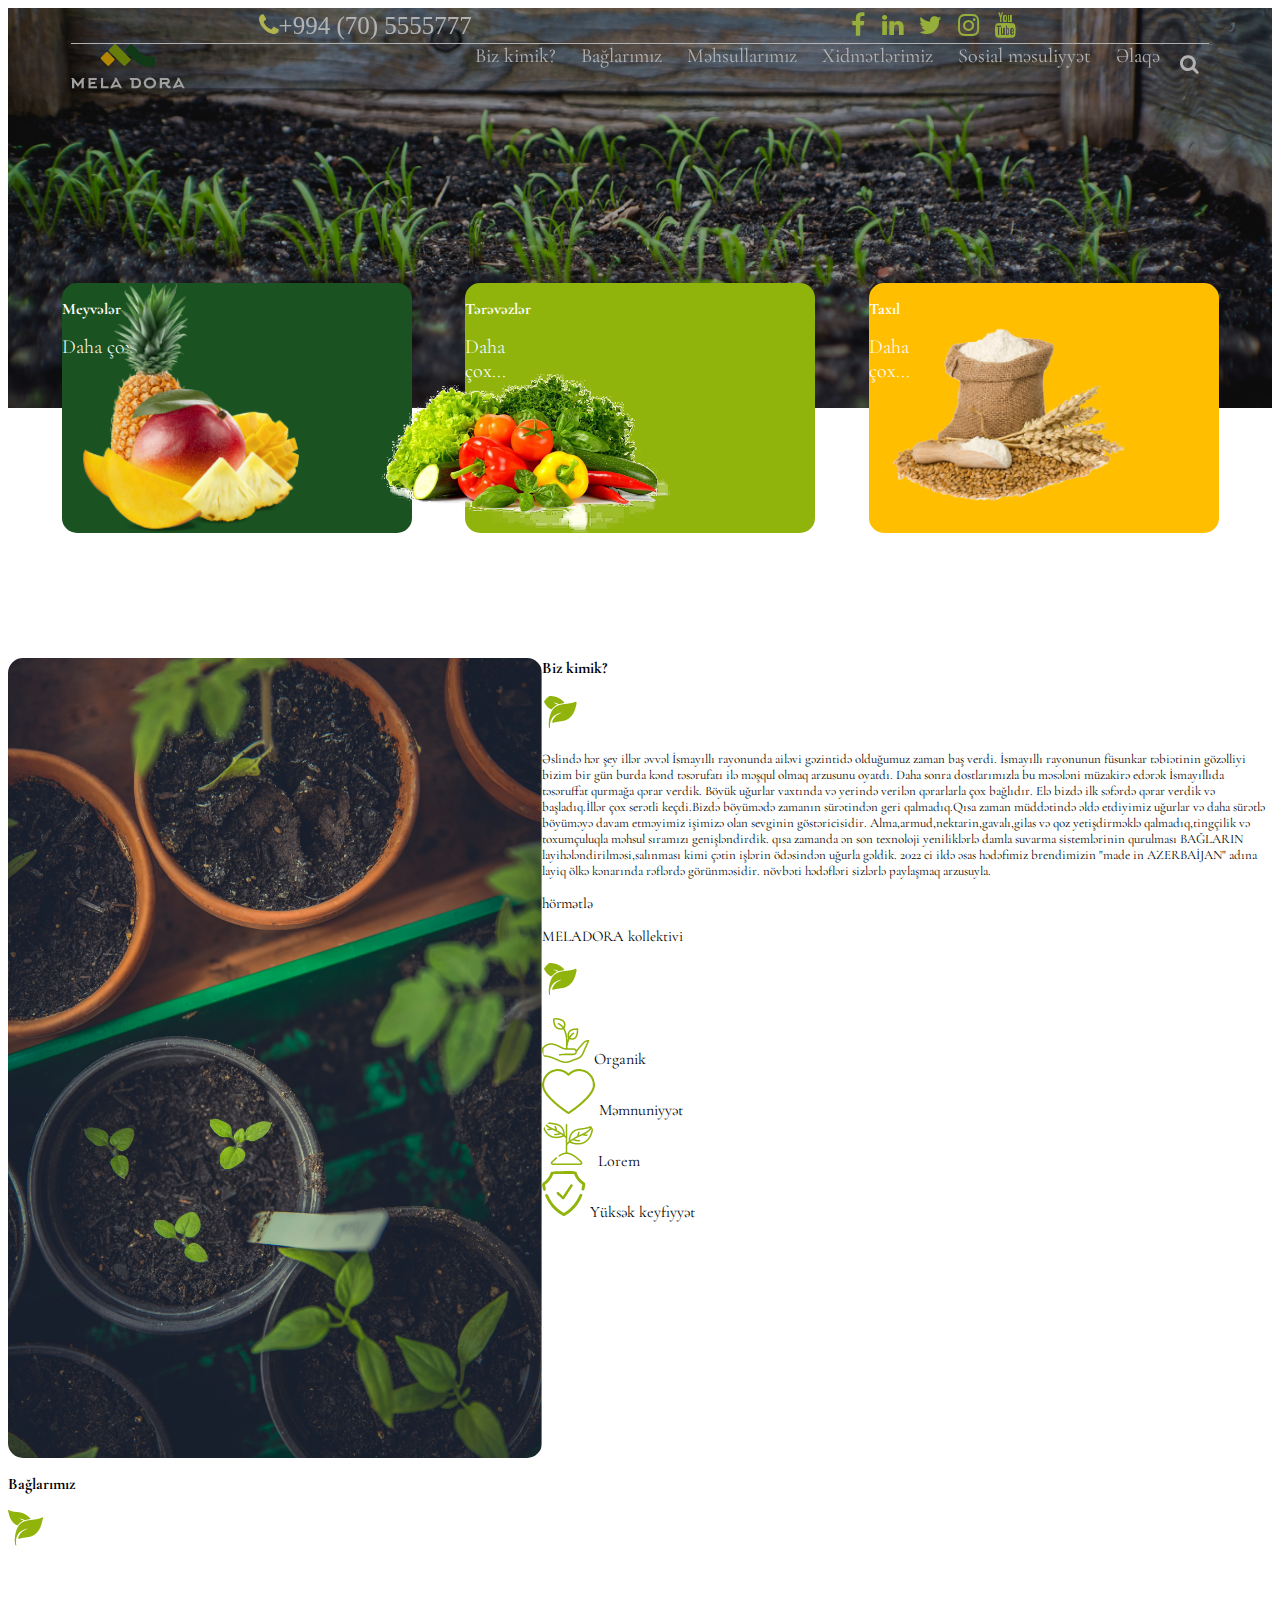
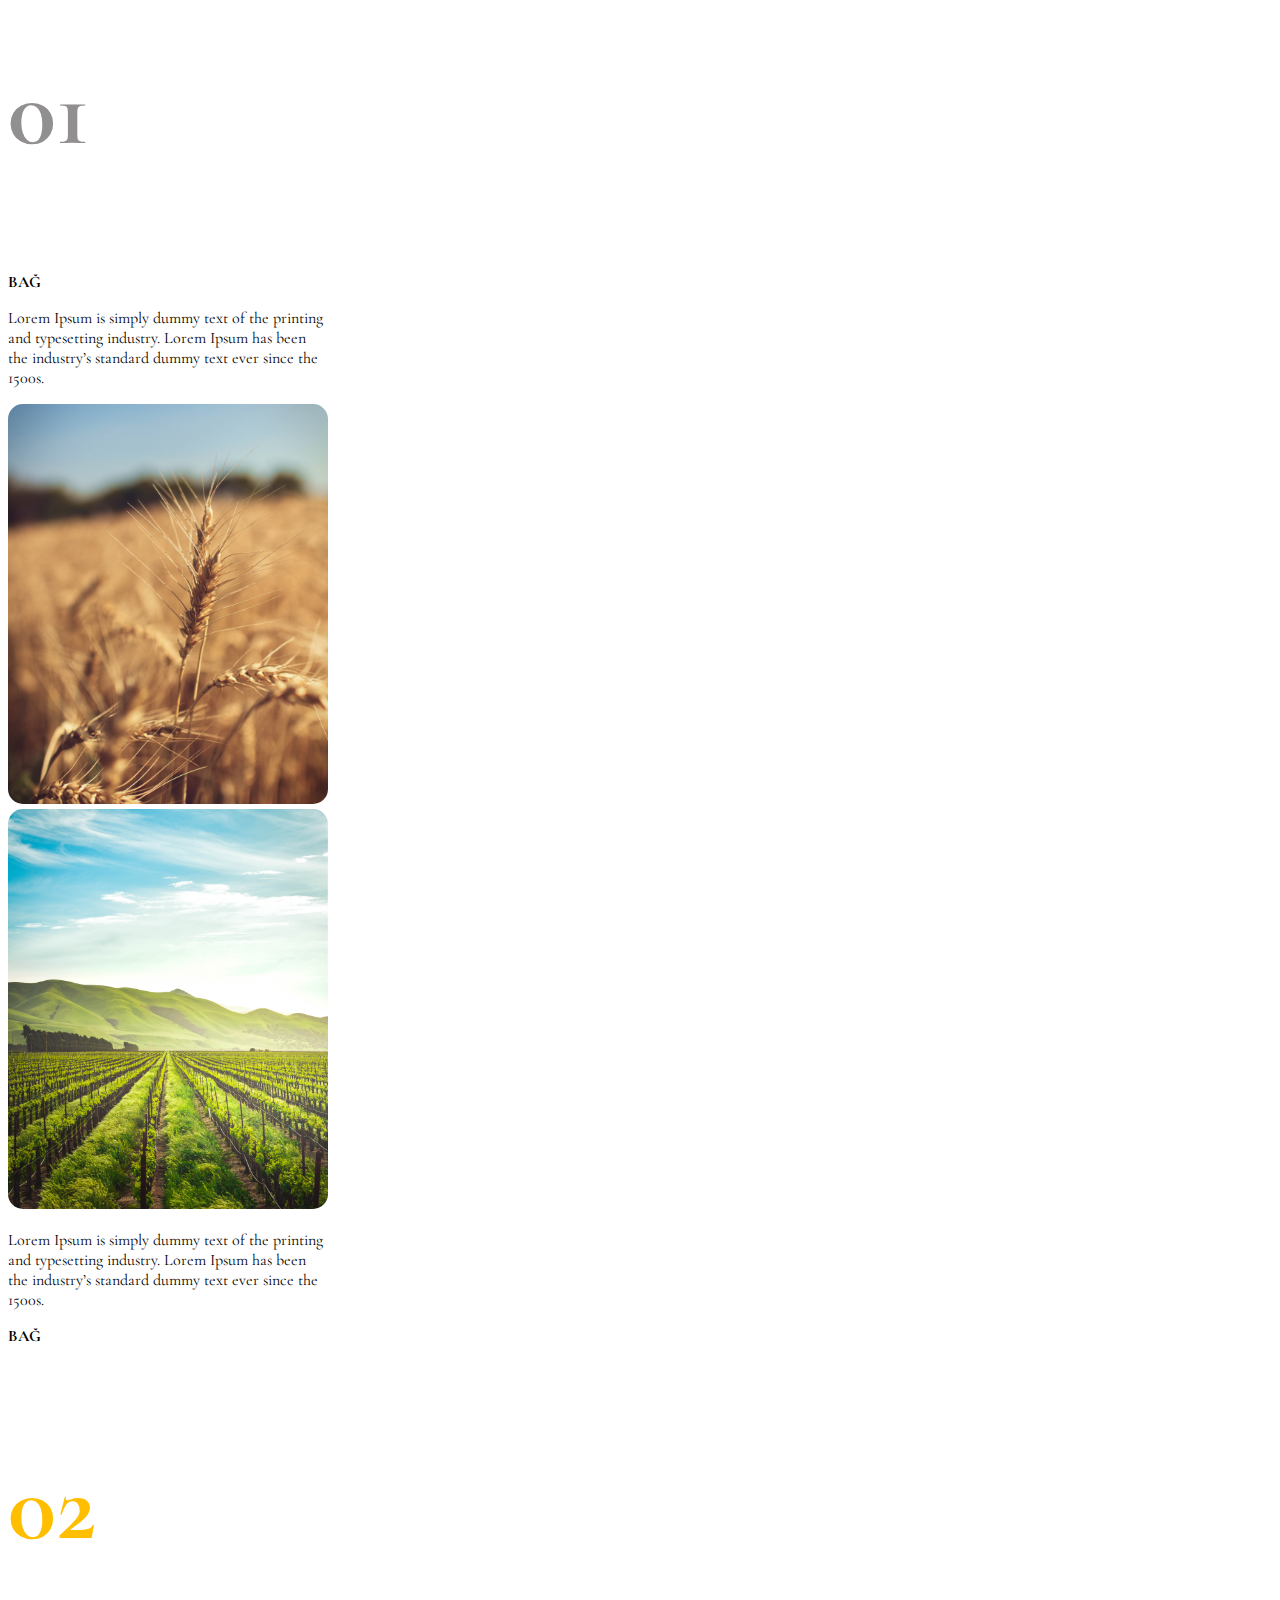
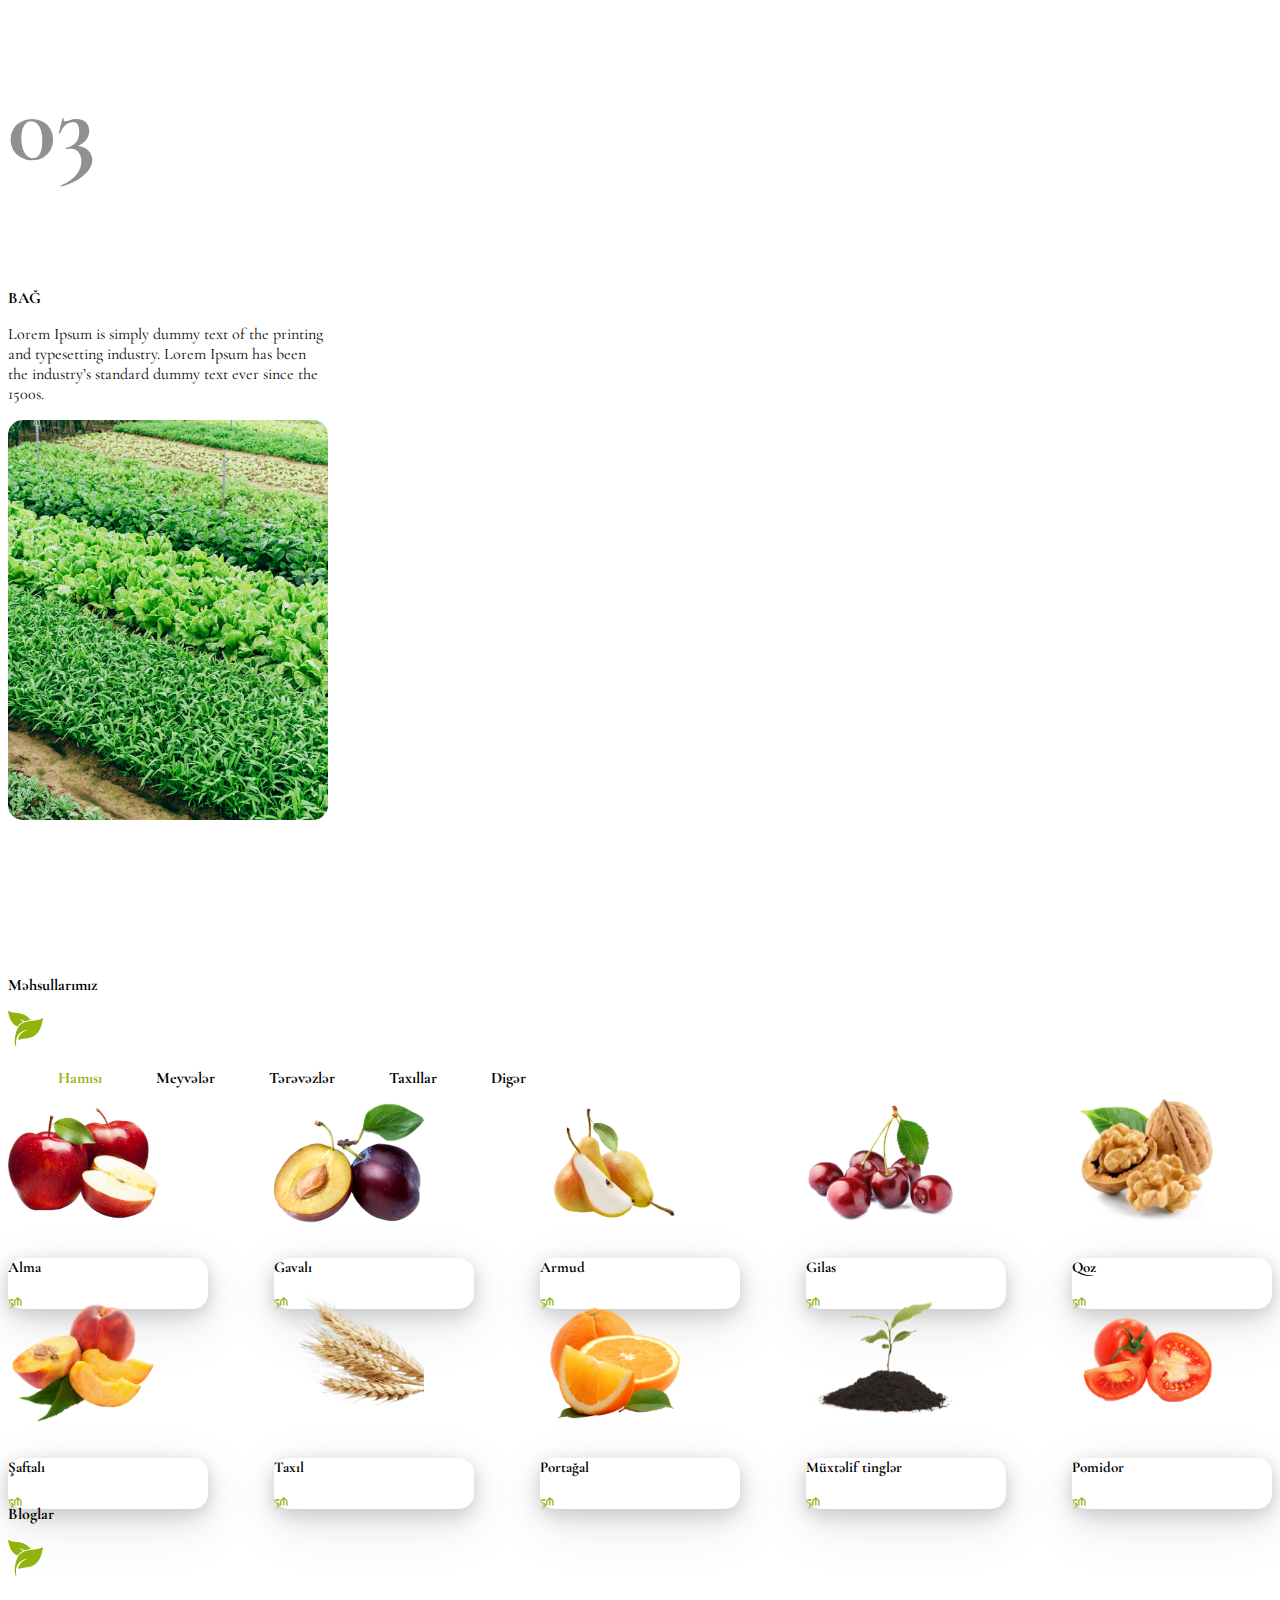
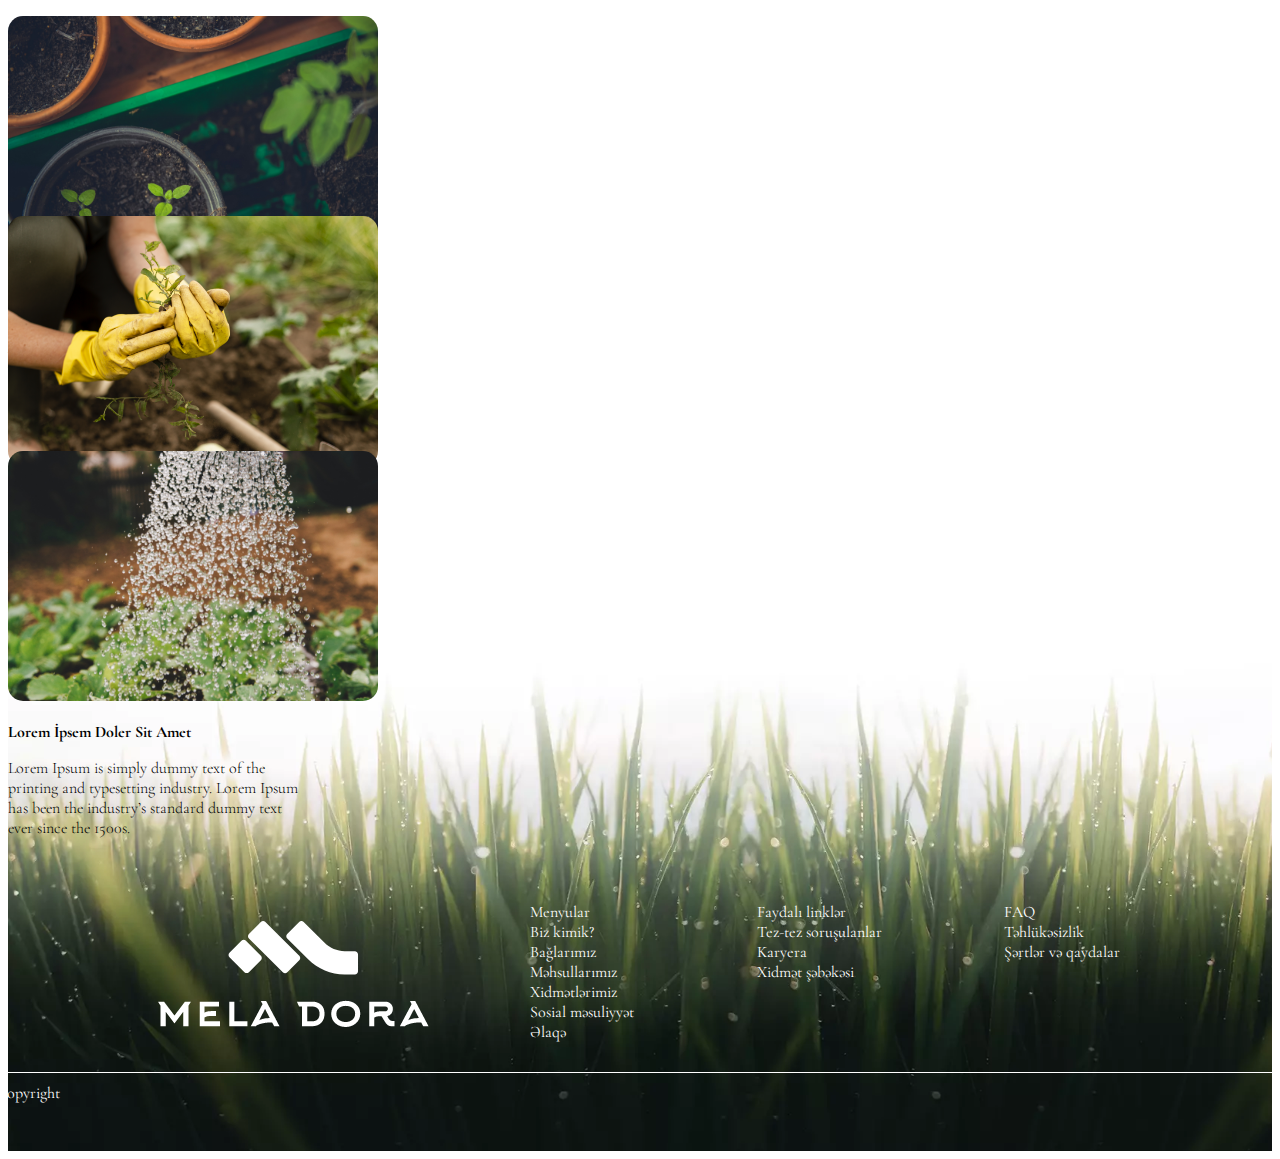
<file: index.html>
<!DOCTYPE html>
<html lang="en">

<head>
    <meta charset="UTF-8">
    <meta http-equiv="X-UA-Compatible" content="IE=edge">
    <meta name="viewport" content="width=device-width, initial-scale=1.0">
    <title>Mela Dora</title>
    <link href="https://cdn.jsdelivr.net/npm/bootstrap@5.1.3/dist/css/bootstrap.min.css" rel="stylesheet" integrity="sha384-1BmE4kWBq78iYhFldvKuhfTAU6auU8tT94WrHftjDbrCEXSU1oBoqyl2QvZ6jIW3" crossorigin="anonymous">
    <link rel="icon" href="./images/Group 7.png">
    <link rel="stylesheet" href="./style.css">
    <link rel="stylesheet" href="https://cdnjs.cloudflare.com/ajax/libs/font-awesome/6.0.0/css/all.min.css" integrity="sha512-9usAa10IRO0HhonpyAIVpjrylPvoDwiPUiKdWk5t3PyolY1cOd4DSE0Ga+ri4AuTroPR5aQvXU9xC6qOPnzFeg==" crossorigin="anonymous" referrerpolicy="no-referrer"
    />
    <script src="https://code.jquery.com/jquery-3.6.0.js" integrity="sha256-H+K7U5CnXl1h5ywQfKtSj8PCmoN9aaq30gDh27Xc0jk=" crossorigin="anonymous"></script>
    <link rel="stylesheet" href="https://cdnjs.cloudflare.com/ajax/libs/font-awesome/4.7.0/css/font-awesome.min.css">
    <link rel="stylesheet" href="./responsive.css">
</head>

<body>
    <div class="meladora w-100">
        <div class="menu-for-mobile">
            <div class="icons">
                <img src="./images/Group 1.png" alt="" class="img-fluid">
                <i class="fa fa-times" aria-hidden="true" id="cancel-for-menu"></i>
            </div>
            <div class="options">
                <ul>
                    <li>
                        <a href="../maladora-whoweare/index.html" class="active">Biz kimik?</a>
                    </li>
                    <li>
                        <a href="../gardens/index.html">Bağlarımız</a>
                    </li>
                    <li>
                        <a href="../products/index.html">Məhsullarımız</a>
                    </li>
                    <li>
                        <a href="../services/index.html">Xidmətlərimiz</a>
                    </li>
                    <li>
                        <a href="../social/index.html">Sosial məsuliyyət</a>
                    </li>
                    <li>
                        <a href="../contact/index.html">Əlaqə</a>
                    </li>
                </ul>
            </div>
            <div class="social-media-icon-for-menu">
                <a href="#"><i class="fa fa-facebook" aria-hidden="true"></i></a>
                <a href="#"><i class="fa fa-linkedin" aria-hidden="true"></i></a>
                <a href="#"><i class="fa fa-twitter" aria-hidden="true"></i></a>
                <a href="#"><i class="fa fa-instagram" aria-hidden="true"></i></a>
                <a href="#"><i class="fa fa-youtube" aria-hidden="true"></i></a>
            </div>
        </div>
        <div class="searchArea justify-content-center align-items-center position-fixed">
            <i class="fa fa-times position-absolute" id="cancel" aria-hidden="true"></i>
            <div class="w-75 h-25 d-flex justify-content-center form">
                <input type="text" class="w-75" placeholder="Bir şeylər axtar">
                <span class="">Axtar</span>
            </div>
        </div>
        <div class="head1 overlay">
            <div class="header1">
                <div class="nums">
                    <a href="tel:0705555777"><i class="fa fa-phone mt-2" aria-hidden="true"></i>+994 (70) 5555777</a>
                </div>
                <div class="icons">
                    <a href="#"><i class="fa fa-facebook" aria-hidden="true"></i></a>
                    <a href="#"><i class="fa fa-linkedin" aria-hidden="true"></i></a>
                    <a href="#"><i class="fa fa-twitter" aria-hidden="true"></i></a>
                    <a href="#"><i class="fa fa-instagram" aria-hidden="true"></i></a>
                    <a href="#"><i class="fa fa-youtube" aria-hidden="true"></i></a>
                </div>
            </div>
            <div class="header2 mt-4">
                <img src="./images/Group 1.png" class="page-icon" alt="" class="img-fluid">
                <div class="texts">
                    <div class="menu">
                        <a href="./maladora-whoweare/index.html" id="link-of-whoweare">Biz kimik?</a>
                        <a href="./gardens/index.html">Bağlarımız</a>
                        <a href="./products/index.html">Məhsullarımız</a>
                        <a href="./services/index.html">Xidmətlərimiz</a>
                        <a href="./social/index.html">Sosial məsuliyyət</a>
                        <a href="./contact/index.html">Əlaqə</a>
                    </div>
                    <div class="responsive-icons">
                        <i class="fa fa-search" aria-hidden="true" id="searchIcon"></i>
                        <i class="fa-solid fa-bars" id="menu-button"></i>
                    </div>
                </div>
            </div>
        </div>
        <div class="boxes d-flex">
            <div class="box1 box shadow">
                <div class="text">
                    <p class="h1 mx-3 my-3">Meyvələr</p>
                    <a href="" class="h3 mx-3 d-inline">Daha çox...</a>
                </div>
                <img src="./images/vippng.com-tropical-background-png-1555633.png" class="img-fluid figure-img" alt="">
            </div>
            <div class="box2 box shadow">
                <div class="text">
                    <p class="h1 mx-3 my-3">Tərəvəzlər</p>
                    <a href="" class="h3 mx-3">Daha çox...</a>
                </div>
                <img src="./images/unnamed (3).png" class="img-fluid figure-img d-inline-flex" alt="">
            </div>
            <div class="box3 box shadow">
                <div class="text">
                    <p class="h1 mx-3 my-3">Taxıl</p>
                    <a href="" class="h3 mx-3 d-inline-flex">Daha çox...</a>
                </div>
                <img src="./images/flour-clip-art-21.png" class="img-fluid figure-img" alt="">
            </div>
            <div class="buttons position-absolute"><span class="button1 button"></span><span class="button2 button"></span><span class="button3 button"></span></div>
        </div>
    </div>
    <div class="whoarewe">
        <img src="./images/markus-spiske-k2BDz7QXuJM-unsplash.png" class="img-fluid" alt="">
        <div class="secText bg-light mt-5 mb-5">
            <header class="font-weight-bold h1 text-center p-5">Biz kimik?</header>
            <p class="text-center"><img src="./images/Group 7.png" class="img-fluid" alt=""></p>
            <div class="largeText">
                <p class="container h6 text-center mt-1">Əslində hər şey illər əvvəl İsmayıllı rayonunda ailəvi gəzintidə olduğumuz zaman baş verdi. İsmayıllı rayonunun füsunkar təbiətinin gözəlliyi bizim bir gün burda kənd təsərufatı ilə məşqul olmaq arzusunu oyatdı. Daha sonra dostlarımızla
                    bu məsələni müzakirə edərək İsmayıllıda təsəruffat qurmağa qərar verdik. Böyük uğurlar vaxtında və yerində verilən qərarlarla çox bağlıdır. Elə bizdə ilk səfərdə qərar verdik və başladıq.İllər çox serətli keçdi.Bizdə böyümədə zamanın
                    sürətindən geri qalmadıq.Qısa zaman müddətində əldə etdiyimiz uğurlar və daha sürətlə böyüməyə davam etməyimiz işimizə olan sevginin göstəricisidir. Alma,armud,nektarin,gavalı,gilas və qoz yetişdirməklə qalmadıq,tingçilik və toxumçuluqla
                    məhsul sıramızı genişləndirdik. qısa zamanda ən son texnoloji yeniliklərlə damla suvarma sistemlərinin qurulması BAĞLARIN layihələndirilməsi,salınması kimi çətin işlərin ödəsindən uğurla gəldik. 2022 ci ildə əsas hədəfimiz brendimizin
                    "made in AZERBAİJAN" adına layiq ölkə kənarında rəflərdə görünməsidir. növbəti hədəfləri sizlərlə paylaşmaq arzusuyla.
                    <p class="text-center">hörmətlə</p>
                    <p class="text-center">MELADORA kollektivi</p>
                </p>
            </div>
            <p class="text-center"><img class="img-fluid" src="./images/Group 7.png" alt="" class="img-fluid"></p>
            <footer class="mt-5">
                <div class="content-footer d-flex justify-content-evenly">
                    <div class="footer-element d-flex flex-column align-items-center"><img src="./images/Path 24.png" alt="" class="img-fluid">
                        <span>Organik</span>
                    </div>
                    <div class="footer-element d-flex flex-column align-items-center"><img src="./images/Path 34.png" alt="" class="img-fluid">
                        <span>Məmnuniyyət</span>
                    </div>
                    <div class="footer-element d-flex flex-column align-items-center"><img src="./images/Path 29.png" alt="">
                        <span>Lorem</span>
                    </div>
                    <div class="footer-element d-flex flex-column align-items-center"><img src="./images/Group 4.png" alt="" class="img-fluid">
                        <span>Yüksək keyfiyyət</span>
                    </div>
                </div>
            </footer>
        </div>
    </div>
    <div class="gardens mt-5">
        <p class="text-center h1">Bağlarımız</p>
        <p class="leaf text-center"><img src="./images/Group 7.png" alt="" class="img-fluid"></p>
        <div class="cards d-flex">
            <div class="card1">
                <p class="h1">01</p>
                <p class="h3">BAĞ</p>
                <p class="cardText">Lorem Ipsum is simply dummy text of the printing and typesetting industry. Lorem Ipsum has been the industry’s standard dummy text ever since the 1500s.</p>
                <img class="mt-2" src="./images/karina-vorozheeva-brQS8ihqRq4-unsplash.png" alt="" class="img-fluid">
            </div>
            <div class="card2">
                <img src="./images/adele-payman-2oYMwuFgnTg-unsplash.png" alt="" class="img-fluid">
                <p class="cardText mt-4">Lorem Ipsum is simply dummy text of the printing and typesetting industry. Lorem Ipsum has been the industry’s standard dummy text ever since the 1500s.</p>
                <p class="h3">BAĞ</p>
                <p class="h1">02</p>

            </div>
            <div class="card3">
                <p class="h1">03</p>
                <p class="h3">BAĞ</p>
                <p class="cardText ">Lorem Ipsum is simply dummy text of the printing and typesetting industry. Lorem Ipsum has been the industry’s standard dummy text ever since the 1500s.</p>
                <img class="mt-2" src="./images/markus-winkler-HeqXGxnsnX4-unsplash.png" alt="" class="img-fluid">
            </div>
        </div>
    </div>
    <div class="products">
        <p class="text-center h1">Məhsullarımız</p>
        <p class="leaf text-center"><img src="./images/Group 7.png" alt="" class="img-fluid"></p>
        <div class="options d-flex">
            <a href="" class="h6" style="color:#91B40D">Hamısı</a>
            <a href="" class="h6">Meyvələr</a>
            <a href="" class="h6">Tərəvəzlər</a>
            <a href="" class="h6">Taxıllar</a>
            <a href="" class="h6">Digər</a>
        </div>
        <div class="container mt-5">
            <div class="row">
                <div class="col-1"><img src="./images/932-9328480_apples-png-image-red-apple-fruit.png" alt="" class="img-fluid">
                    <div class="subtitle">
                        <p class="text-center h6">Alma</p>
                        <p class="text-center color"><span>5</span><i class="fa-solid fa-manat-sign"></i></p>
                    </div>
                </div>
                <div class="col-1"><img src="./images/1028.png" alt="" class="img-fluid">
                    <div class="subtitle container">
                        <p class="text-center h6">Gavalı</p>
                        <p class="text-center color"><span>5</span><i class="fa-solid fa-manat-sign"></i></p>
                    </div>
                </div>
                <div class="col-1"><img src="./images/183666_1-20201031-211428.png" alt="" class="img-fluid">
                    <div class="subtitle container">
                        <p class="text-center h6">Armud</p>
                        <p class="text-center color"><span>5</span><i class="fa-solid fa-manat-sign"></i></p>
                    </div>
                </div>
                <div class="col-1"><img src="./images/6807573_preview.png" alt="" class="img-fluid">
                    <div class="subtitle container">
                        <p class="text-center h6">Gilas</p>
                        <p class="text-center color"><span>5</span><i class="fa-solid fa-manat-sign"></i></p>
                    </div>
                </div>
                <div class="col-1"><img src="./images/NicePng_walnut-png_994140.png" alt="" class="img-fluid">
                    <div class="subtitle container">
                        <p class="text-center h6">Qoz</p>
                        <p class="text-center color"><span>5</span><i class="fa-solid fa-manat-sign"></i></p>
                    </div>
                </div>
            </div>
            <div class="row mt-5">
                <div class="col-1">
                    <img src="./images/purepng.com-peachpeachjuicy-fruitnectarinefoodfruitpeachescutted-peaches-17015273518552udi7.png" alt="" class="img-fluid">
                    <div class="subtitle container">
                        <p class="text-center h6">Şaftalı</p>
                        <p class="text-center color"><span>5</span><i class="fa-solid fa-manat-sign"></i></p>
                    </div>
                </div>
                <div class="col-1">
                    <img src="./images/NicePng_wheat-png_92445.png" alt="" class="img-fluid">
                    <div class="subtitle container">
                        <p class="text-center h6">Taxıl</p>
                        <p class="text-center color"><span>5</span><i class="fa-solid fa-manat-sign"></i></p>
                    </div>
                </div>
                <div class="col-1">
                    <img src="./images/Orange-PNG-Image.png" alt="" class="img-fluid">
                    <div class="subtitle container">
                        <p class="text-center h6">Portağal</p>
                        <p class="text-center color"><span>5</span><i class="fa-solid fa-manat-sign"></i></p>
                    </div>
                </div>
                <div class="col-1">
                    <img src="./images/9-99445_growing-plant-png-mart-plant-growing-transparent.png" alt="" class="img-fluid">
                    <div class="subtitle container">
                        <p class="text-center h6">Müxtəlif tinglər</p>
                        <p class="text-center color"><span>5</span><i class="fa-solid fa-manat-sign"></i></p>
                    </div>
                </div>
                <div class="col-1">
                    <img src="./images/Tomato-PNG-Free-File.png" alt="" class="img-fluid">
                    <div class="subtitle container">
                        <p class="text-center h6">Pomidor</p>
                        <p class="text-center color"><span>5</span><i class="fa-solid fa-manat-sign"></i></p>
                    </div>
                </div>
            </div>
        </div>
    </div>
    <div class="blogs mt-5">
        <p class="text-center h1">Bloglar</p>
        <p class="leaf text-center"><img src="./images/Group 7.png" alt="" class="img-fluid"></p>
        <div class="container mt-1">
            <div class="images d-flex">
                <div class="img1"><img src="./image/markus-spiske-k2BDz7QXuJM-unsplash.png" alt="" class="img-fluid">
                    <div class="texts mt-3">
                        <p class="h5">Lorem İpsem Doler Sit Amet</p>
                        <p class="h6">Lorem Ipsum is simply dummy text of the printing and typesetting industry. Lorem Ipsum has been the industry’s standard dummy text ever since the 1500s.</p>
                    </div>
                </div>
                <div class="img2"><img src="./images/close-up-woman-harvesting-garden.png" alt="" class="img-fluid">
                    <div class="texts mt-3">
                        <p class="h5">Lorem İpsem Doler Sit Amet</p>
                        <p class="h6">Lorem Ipsum is simply dummy text of the printing and typesetting industry. Lorem Ipsum has been the industry’s standard dummy text ever since the 1500s.</p>
                    </div>
                </div>
                <div class="img3"><img src="./images/markus-spiske-sFydXGrt5OA-unsplash.png" alt="" class="img-fluid">
                    <div class="texts mt-3">
                        <p class="h5">Lorem İpsem Doler Sit Amet</p>
                        <p class="h6">Lorem Ipsum is simply dummy text of the printing and typesetting industry. Lorem Ipsum has been the industry’s standard dummy text ever since the 1500s.</p>
                    </div>
                </div>
            </div>
        </div>
        <footer>
            <div class="texts">
                <div class="meladora">
                    <img src="./image/Component 3 – 1.png" alt="" class="img-fluid">
                </div>
            </div>
            <div class="links">
                <div class="menu">
                    <header class="h6">Menyular</header>
                    <a href="">Biz kimik?</a>
                    <a href="">Bağlarımız</a>
                    <a href="">Məhsullarımız</a>
                    <a href="">Xidmətlərimiz</a>
                    <a href="">Sosial məsuliyyət</a>
                    <a href="">Əlaqə</a>
                </div>
                <div class="useful-links">
                    <header class="h6">Faydalı linklər</header>
                    <a href="">Tez-tez soruşulanlar</a>
                    <a href="">Karyera</a>
                    <a href="">Xidmət şəbəkəsi</a>
                </div>
                <div class="faq">
                    <header class="h6">FAQ</header>
                    <a href="">Təhlükəsizlik</a>
                    <a href="">Şərtlər və qaydalar</a>
                </div>
            </div>
            <div class="copyright container">
                <p>Copyright</p>
            </div>
        </footer>
    </div>
    <div class="back-upper">
        <i class="fas fa-angle-up" aria-hidden="true"></i>
    </div>
    <script src="./app.js"></script>
</body>

</html>
</file>
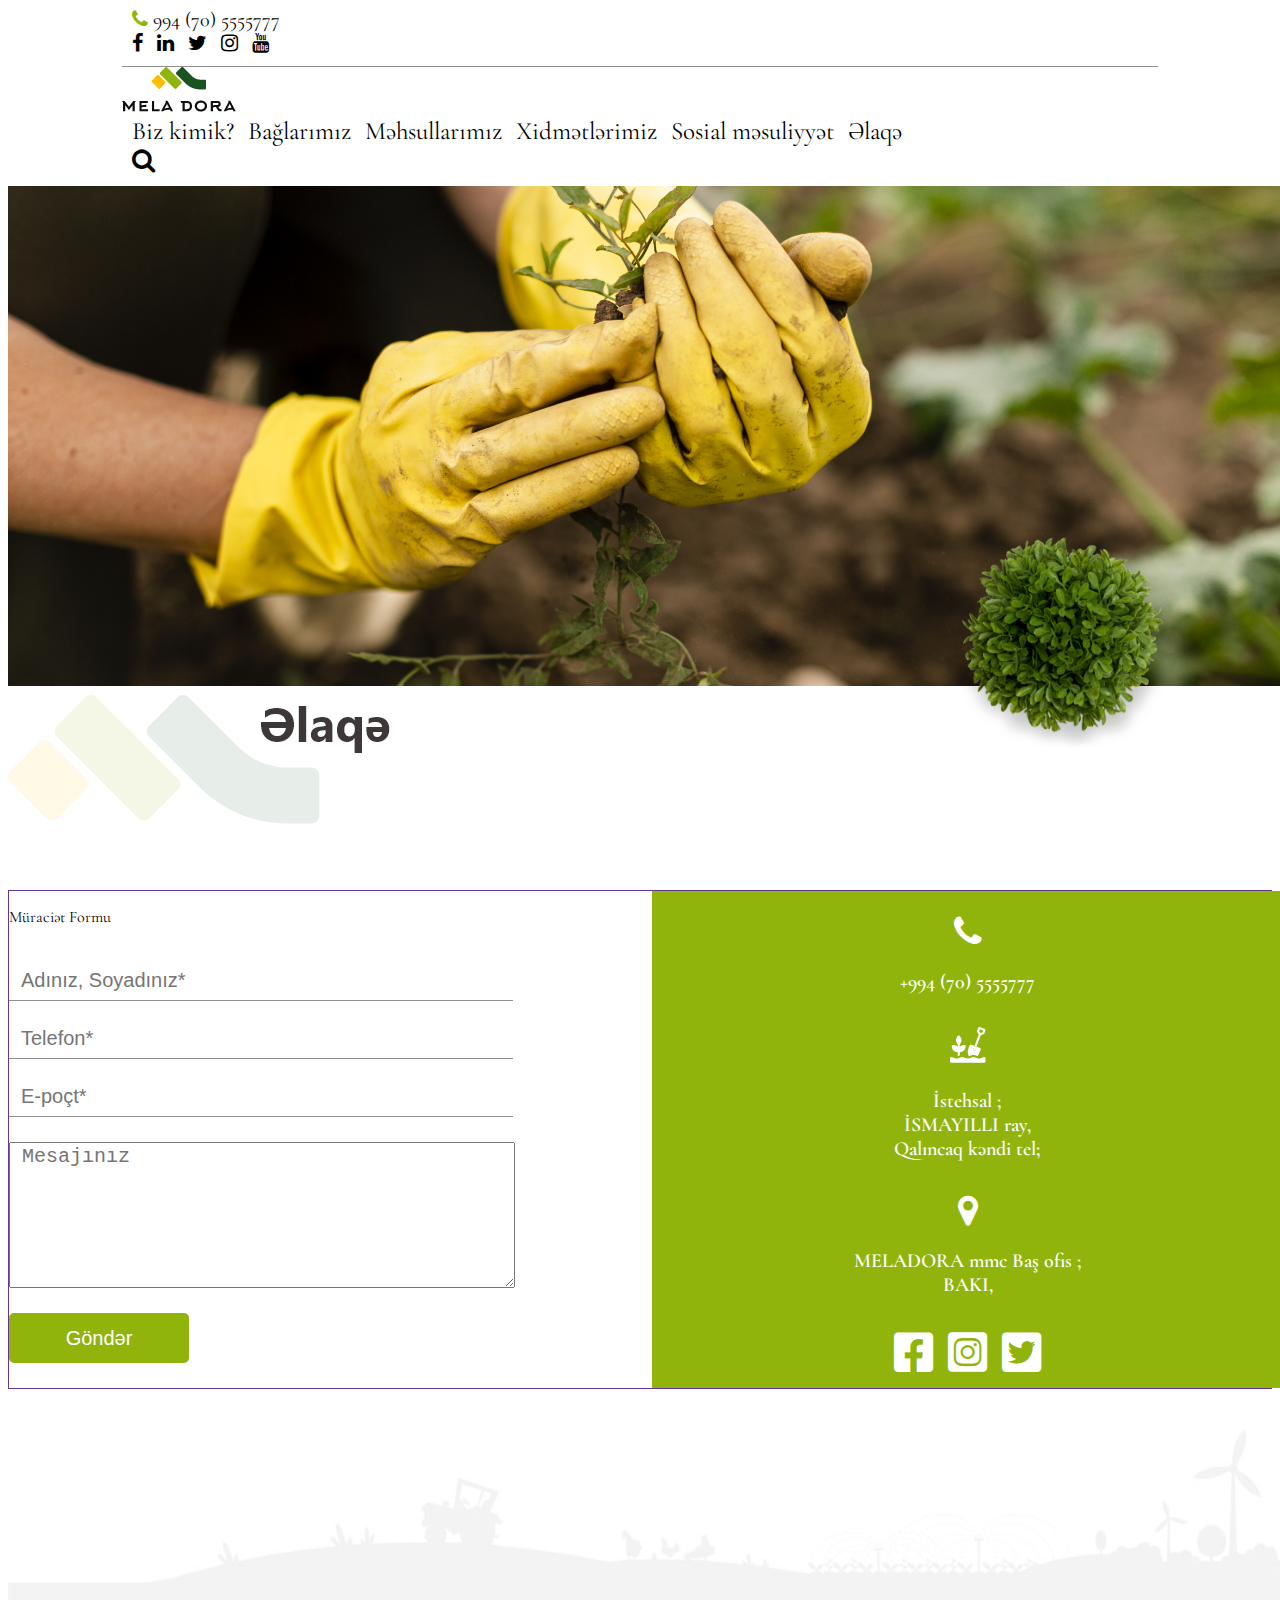
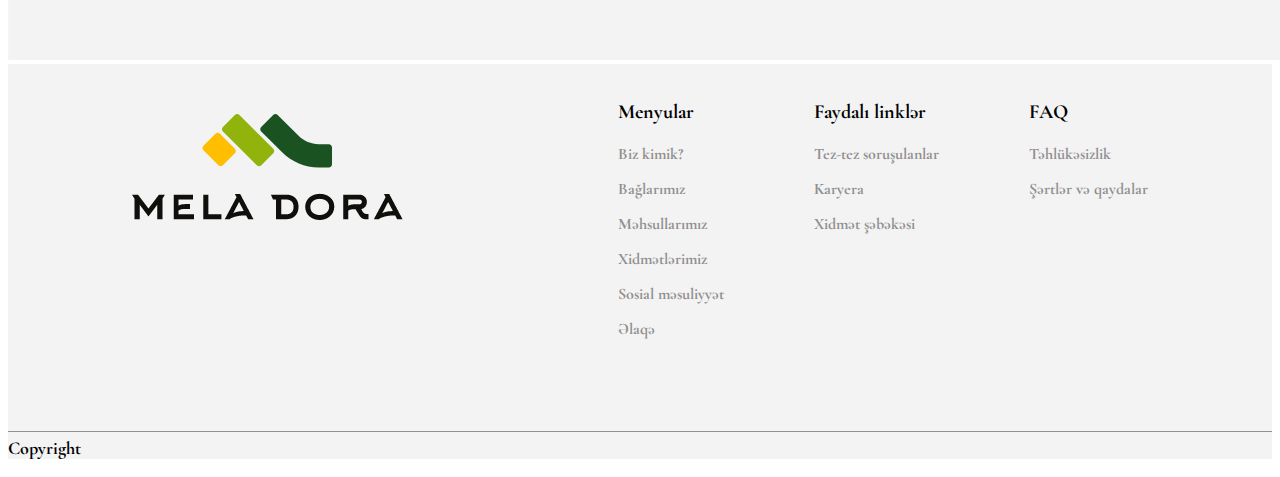
<file: contact/index.html>
<!DOCTYPE html>
<html lang="en">

<head>
    <meta charset="UTF-8">
    <meta http-equiv="X-UA-Compatible" content="IE=edge">
    <meta name="viewport" content="width=device-width, initial-scale=1.0">
    <title>Əlaqə</title>
    <link href="https://cdn.jsdelivr.net/npm/bootstrap@5.1.3/dist/css/bootstrap.min.css" rel="stylesheet" integrity="sha384-1BmE4kWBq78iYhFldvKuhfTAU6auU8tT94WrHftjDbrCEXSU1oBoqyl2QvZ6jIW3" crossorigin="anonymous">
    <link rel="icon" href="./images/whoweare/imgs/Group 6.png">
    <link rel="stylesheet" href="./style.css">
    <link rel="stylesheet" href="https://cdnjs.cloudflare.com/ajax/libs/font-awesome/6.0.0/css/all.min.css" integrity="sha512-9usAa10IRO0HhonpyAIVpjrylPvoDwiPUiKdWk5t3PyolY1cOd4DSE0Ga+ri4AuTroPR5aQvXU9xC6qOPnzFeg==" crossorigin="anonymous" referrerpolicy="no-referrer"
    />
    <script src="https://code.jquery.com/jquery-3.6.0.js" integrity="sha256-H+K7U5CnXl1h5ywQfKtSj8PCmoN9aaq30gDh27Xc0jk=" crossorigin="anonymous"></script>
    <link rel="stylesheet" href="https://cdnjs.cloudflare.com/ajax/libs/font-awesome/4.7.0/css/font-awesome.min.css">
    <link rel="icon" href="./images/Group 6.png">
    <link rel="stylesheet" href="./responsive.css">
</head>

<body>
    <div class="main">
        <div class="header">
            <div class="menu-for-mobile bg-white">
                <div class="icons">
                    <a href="../index.html"><img src="./images/Group 1.png" alt="" class="img-fluid"></a>
                    <i class="fa fa-times" aria-hidden="true" id="cancel-for-menu"></i>
                </div>
                <div class="options">
                    <ul>
                        <li>
                            <a href="../maladora-whoweare/index.html">Biz kimik?</a>
                        </li>
                        <li>
                            <a href="../gardens/index.html">Bağlarımız</a>
                        </li>
                        <li>
                            <a href="../products/index.html">Məhsullarımız</a>
                        </li>
                        <li>
                            <a href="../services/index.html">Xidmətlərimiz</a>
                        </li>
                        <li>
                            <a href="../social/index.html">Sosial məsuliyyət</a>
                        </li>
                        <li>
                            <a href="../contact/index.html">Əlaqə</a>
                        </li>
                    </ul>
                </div>
                <div class="social-media-icon-for-menu">
                    <a href="#"><i class="fa fa-facebook" aria-hidden="true"></i></a>
                    <a href="#"><i class="fa fa-linkedin" aria-hidden="true"></i></a>
                    <a href="#"><i class="fa fa-twitter" aria-hidden="true"></i></a>
                    <a href="#"><i class="fa fa-instagram" aria-hidden="true"></i></a>
                    <a href="#"><i class="fa fa-youtube" aria-hidden="true"></i></a>
                </div>
            </div>
            <div class="searchArea justify-content-center align-items-center position-fixed">
                <i class="fa fa-times position-absolute" id="cancel" aria-hidden="true"></i>
                <div class="w-75 h-25 d-flex justify-content-center form">
                    <input type="text" class="w-75" placeholder="Bir şeylər axtar">
                    <span class="">Axtar</span>
                </div>
            </div>
            <div class="icons d-flex justify-content-between">
                <div class="phone-number">
                    <a href="tel:0705555777"><i class="fa fa-phone mt-2" aria-hidden="true"></i>       994 (70) 5555777</a>
                </div>
                <div class="social-media-icons">
                    <a href="#"><i class="fa fa-facebook" aria-hidden="true"></i></a>
                    <a href="#"><i class="fa fa-linkedin" aria-hidden="true"></i></a>
                    <a href="#"><i class="fa fa-twitter" aria-hidden="true"></i></a>
                    <a href="#"><i class="fa fa-instagram" aria-hidden="true"></i></a>
                    <a href="#"><i class="fa fa-youtube" aria-hidden="true"></i></a>
                </div>
            </div>
            <div class="header-links d-flex justify-content-between mt-4">
                <div class="page-icon">
                    <a href="../index.html"><img src="./images/Group 1.png" alt="" class="img-fluid"></a>
                </div>
                <div class="links">
                    <div class="link d-inline">
                        <a href="../maladora-whoweare/index.html">Biz kimik?</a>
                        <a href="../gardens/index.html">Bağlarımız</a>
                        <a href="../products/index.html">Məhsullarımız</a>
                        <a href="../services/index.html">Xidmətlərimiz</a>
                        <a href="../social/index.html">Sosial məsuliyyət</a>
                        <a href="#">Əlaqə</a>
                    </div>
                    <div class="large-screen-icons search-icon">
                        <a href="#"><i class="fa fa-search" aria-hidden="true" id="searchIcon"></i></a>
                        <!-- <i class="fa-solid fa-bars" id="menu-button"></i> -->
                    </div>
                </div>
                <div class="responsive-icons">
                    <a href="#"><i class="fa fa-search search-icon" aria-hidden="true" id="searchIcon"></i></a>
                    <a href="#"><i class="fa-solid fa-bars" id="menu-button"></i></a>
                </div>
            </div>
        </div>
        <div class="body-image mt-4">
            <img src="./images/close-up-woman-harvesting-garden.png" alt="" class="img-fluid">
            <img src="./images/unnamed (2).png" alt="" class="tree">
        </div>
        <div class="contact mt-5">
            <div class="login-area container">
                <div class="login w-50">
                    <form class="container">
                        <p class="text-center h1 display-6">Müraciət Formu</p>
                        <input type="text" placeholder="Adınız, Soyadınız*">
                        <input type="text" placeholder="Telefon*">
                        <input type="email" placeholder="E-poçt*">
                        <textarea name="" id="" cols="30" rows="10" placeholder="Mesajınız"></textarea>
                        <button type="submit">Göndər</button>
                    </form>
                </div>
                <div class="contact-area">
                    <div class="phone">
                        <p><i class="fa fa-phone" aria-hidden="true"></i></p>
                        <p class="text"><a href="tel:+994 (70) 5555777">+994 (70) 5555777</a></p>
                    </div>
                    <div class="region">
                        <p><img src="./images/gallery/Group 450.png" alt=""></p>
                        <p class="">İstehsal ;<br>İSMAYILLI ray,<br>Qalıncaq kəndi tel;
                        </p>
                    </div>
                    <div class="location">
                        <p><i class="fa fa-location-pin" aria-hidden="true"></i></p>
                        <p>MELADORA mmc Baş ofis ;<br>BAKI,</p>
                    </div>
                    <p class="icons">
                        <span><i class="fab fa-facebook-square" aria-hidden="true"></i></span>
                        <span><i class="fab fa-instagram-square" aria-hidden="true"></i></span>
                        <span><i class="fab fa-twitter-square" aria-hidden="true"></i></span>
                    </p>
                </div>
            </div>
        </div>

        <footer class="content-footer">
            <div class="img-1">
                <img src="./images/gallery/Screen Shot 2021-12-22 at 00.25.02.png" alt="" class="img-fluid">
            </div>
            <div class="contents">
                <div class="linksAndIcon">
                    <div class="icon"><img src="./images/gallery/Group 418.png" alt=""></div>
                    <div class="links">
                        <ul class="menu">
                            <p>Menyular</p>
                            <li>
                                <a href="#">Biz kimik?</a>
                            </li>
                            <li>
                                <a href="#">Bağlarımız</a>
                            </li>
                            <li>
                                <a href="#">Məhsullarımız</a>
                            </li>
                            <li>
                                <a href="#">Xidmətlərimiz</a>
                            </li>
                            <li>
                                <a href="#">Sosial məsuliyyət</a>
                            </li>
                            <li><a href="#">Əlaqə</a></li>
                        </ul>
                        <ul class="useful-links">
                            <p>Faydalı linklər</p>
                            <li>
                                <a href="#">Tez-tez soruşulanlar</a>
                            </li>
                            <li>
                                <a href="#">Karyera</a>
                            </li>
                            <li>
                                <a href="#">Xidmət şəbəkəsi</a>
                            </li>
                        </ul>
                        <ul class="faq">
                            <p>FAQ</p>
                            <li>
                                <a href="#">Təhlükəsizlik</a>
                            </li>
                            <li>
                                <a href="#">Şərtlər və qaydalar</a>
                            </li>
                            </ulc>
                    </div>
                </div>
                <div class="line container">
                    <p>Copyright</p>
                </div>
            </div>
        </footer>
        <div class="back-upper">
            <i class="fas fa-angle-up" aria-hidden="true"></i>
        </div>
    </div>
    <script src="./app.js"></script>
</body>

</html>
</file>
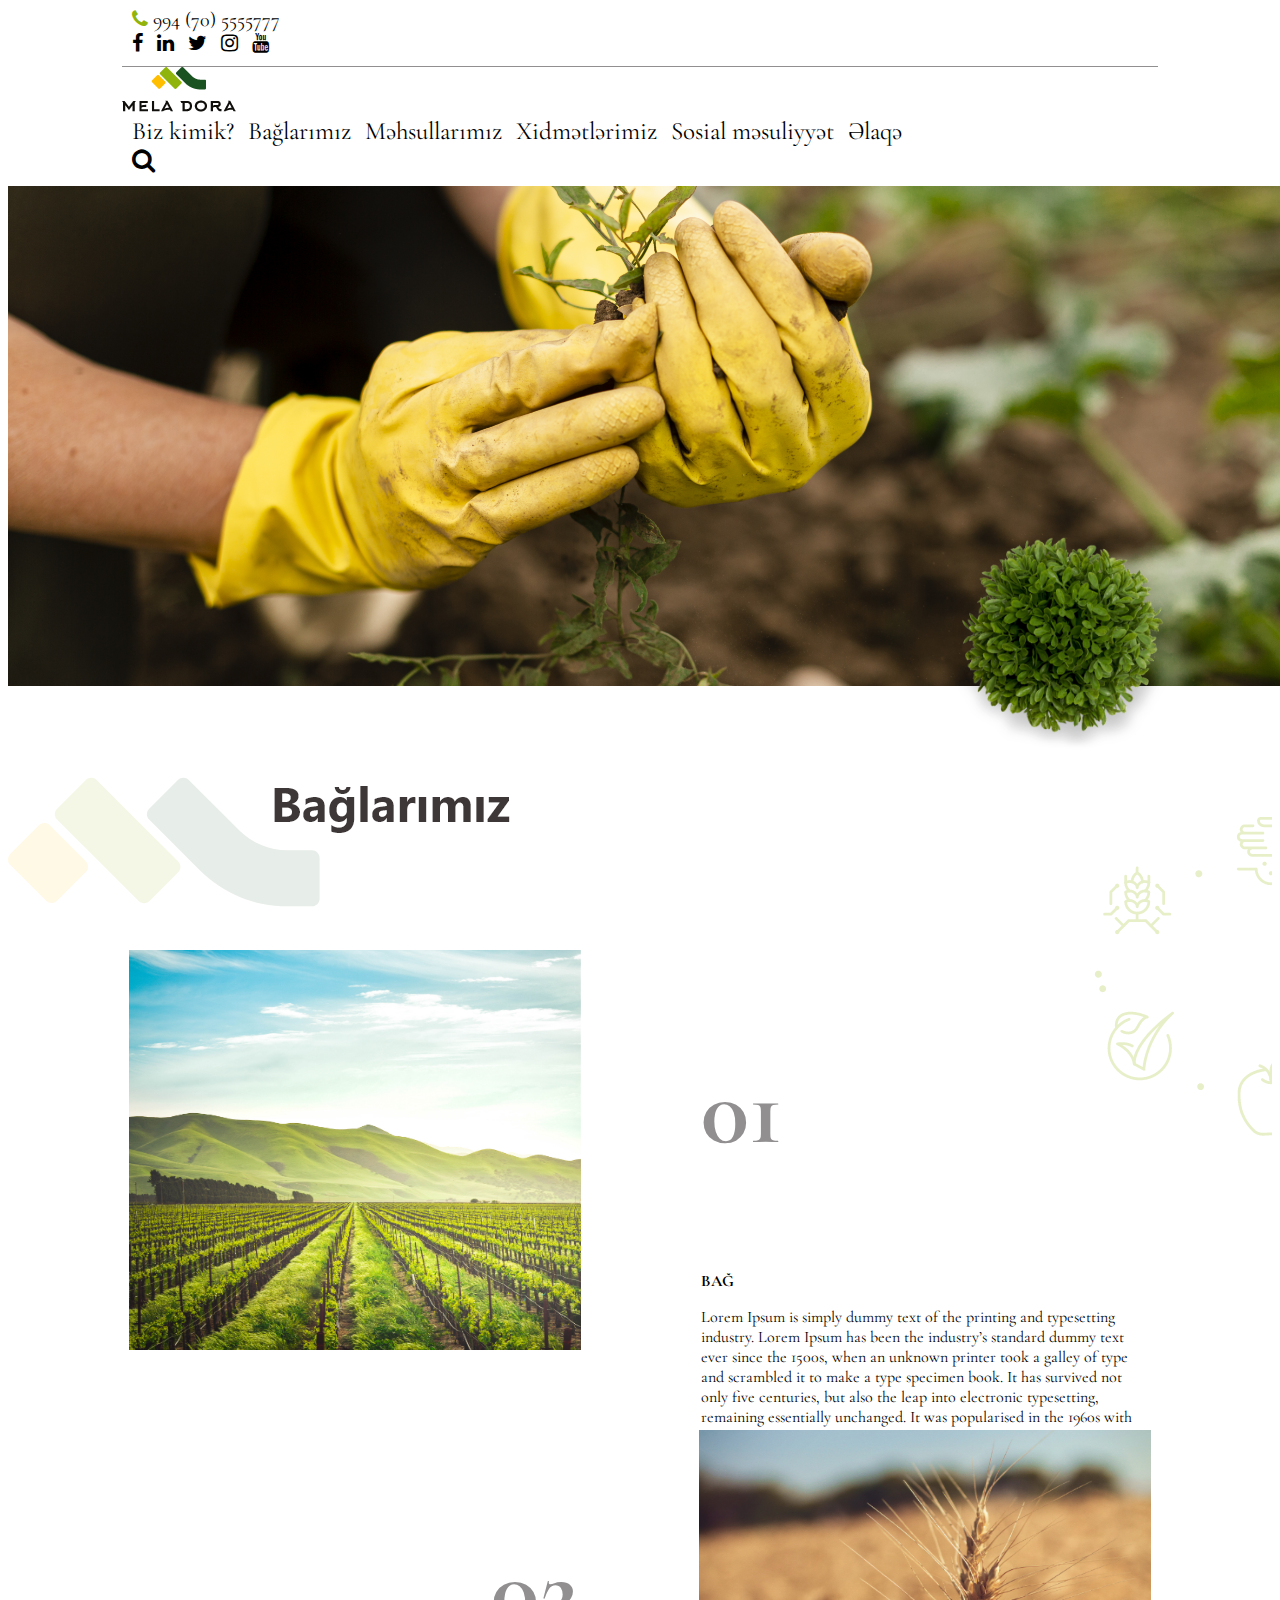
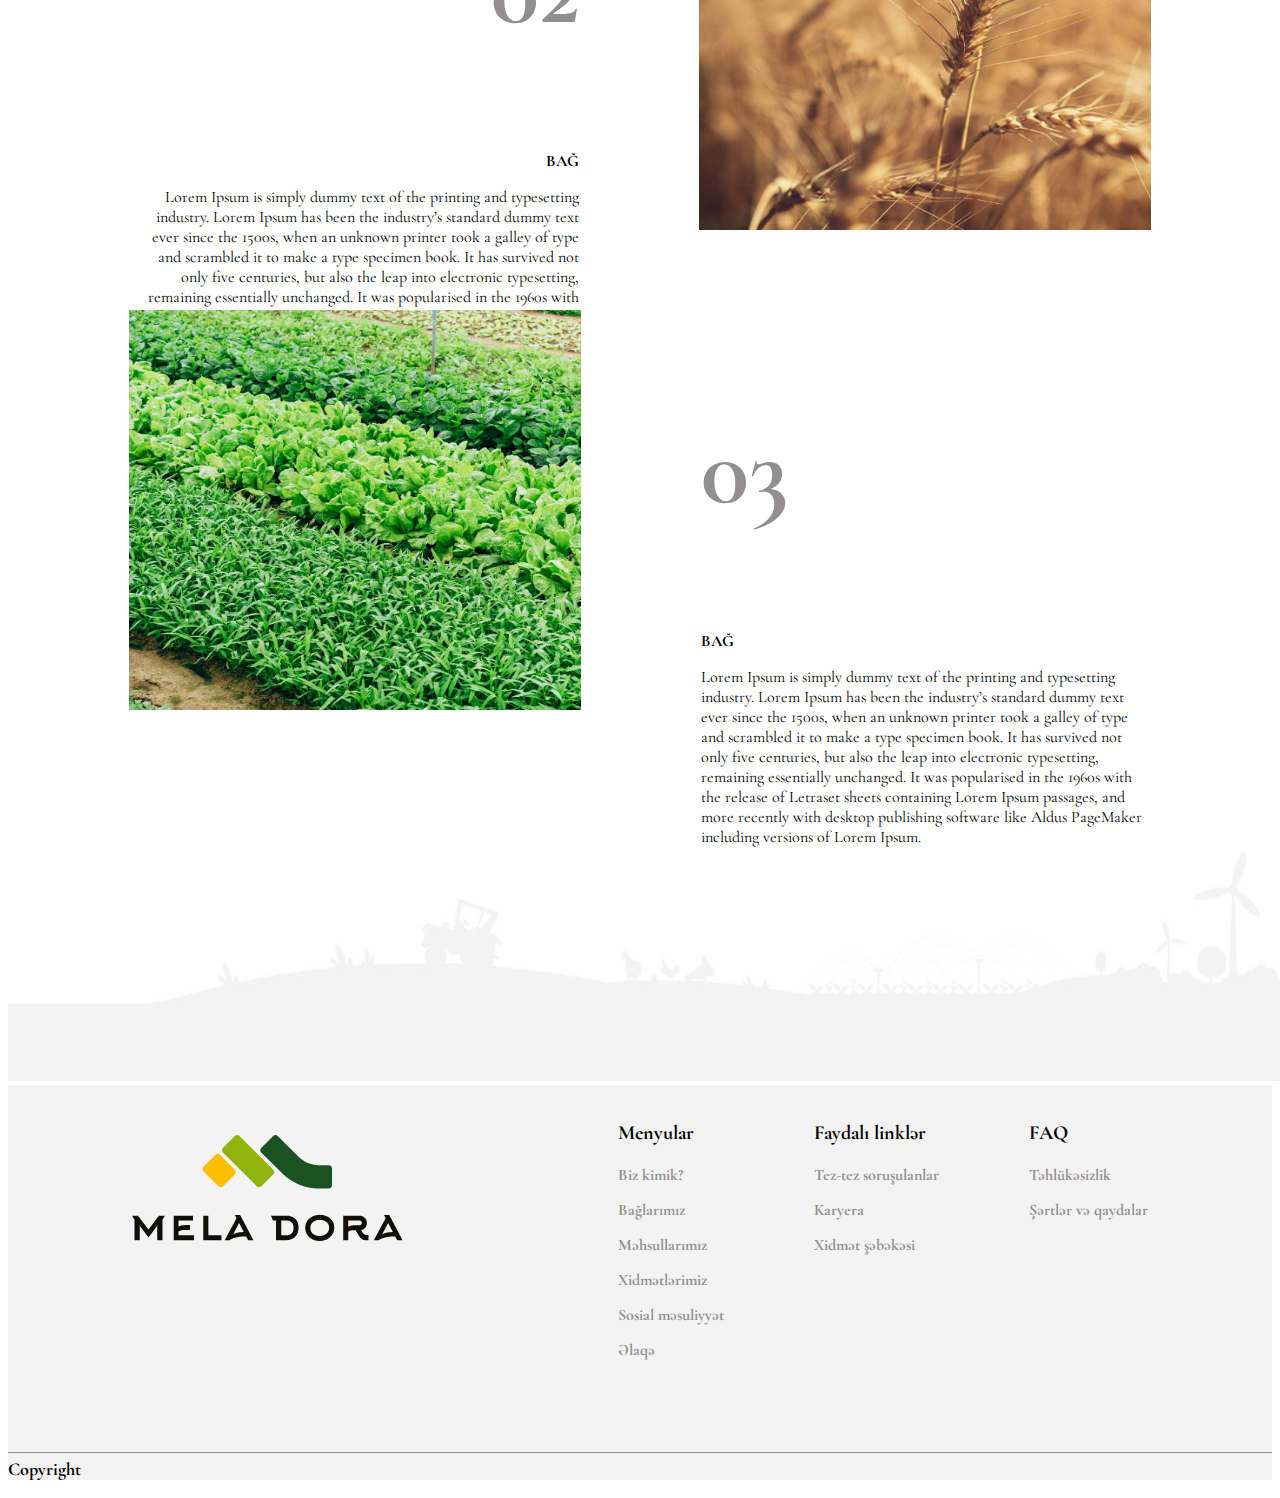
<file: gardens/index.html>
<!DOCTYPE html>
<html lang="en">

<head>
    <meta charset="UTF-8">
    <meta http-equiv="X-UA-Compatible" content="IE=edge">
    <meta name="viewport" content="width=device-width, initial-scale=1.0">
    <title>Bağlarımız</title>
    <link href="https://cdn.jsdelivr.net/npm/bootstrap@5.1.3/dist/css/bootstrap.min.css" rel="stylesheet" integrity="sha384-1BmE4kWBq78iYhFldvKuhfTAU6auU8tT94WrHftjDbrCEXSU1oBoqyl2QvZ6jIW3" crossorigin="anonymous">
    <link rel="icon" href="./images/whoweare/imgs/Group 6.png">
    <link rel="stylesheet" href="./style.css">
    <link rel="stylesheet" href="https://cdnjs.cloudflare.com/ajax/libs/font-awesome/6.0.0/css/all.min.css" integrity="sha512-9usAa10IRO0HhonpyAIVpjrylPvoDwiPUiKdWk5t3PyolY1cOd4DSE0Ga+ri4AuTroPR5aQvXU9xC6qOPnzFeg==" crossorigin="anonymous" referrerpolicy="no-referrer"
    />
    <script src="https://code.jquery.com/jquery-3.6.0.js" integrity="sha256-H+K7U5CnXl1h5ywQfKtSj8PCmoN9aaq30gDh27Xc0jk=" crossorigin="anonymous"></script>
    <link rel="stylesheet" href="https://cdnjs.cloudflare.com/ajax/libs/font-awesome/4.7.0/css/font-awesome.min.css">
    <link rel="icon" href="./images/Group 6.png">
    <link rel="stylesheet" href="./responsive.css">
</head>

<body>
    <div class="main">
        <div class="header mt-0">
            <div class="menu-for-mobile bg-white">
                <div class="icons">
                    <a href="../index.html"><img src="./images/Group 1.png" alt="" class="img-fluid">
                    </a>
                    <i class="fa fa-times" aria-hidden="true" id="cancel-for-menu"></i>
                </div>
                <div class="options">
                    <ul>
                        <li>
                            <a href="../maladora-whoweare/index.html">Biz kimik?</a>
                        </li>
                        <li>
                            <a href="../gardens/index.html">Bağlarımız</a>
                        </li>
                        <li>
                            <a href="../products/index.html">Məhsullarımız</a>
                        </li>
                        <li>
                            <a href="../services/index.html">Xidmətlərimiz</a>
                        </li>
                        <li>
                            <a href="../social/index.html">Sosial məsuliyyət</a>
                        </li>
                        <li>
                            <a href="../contact/index.html">Əlaqə</a>
                        </li>
                    </ul>
                </div>
                <div class="social-media-icon-for-menu">
                    <a href="#"><i class="fa fa-facebook" aria-hidden="true"></i></a>
                    <a href="#"><i class="fa fa-linkedin" aria-hidden="true"></i></a>
                    <a href="#"><i class="fa fa-twitter" aria-hidden="true"></i></a>
                    <a href="#"><i class="fa fa-instagram" aria-hidden="true"></i></a>
                    <a href="#"><i class="fa fa-youtube" aria-hidden="true"></i></a>
                </div>
            </div>
            <div class="searchArea justify-content-center align-items-center position-fixed">
                <i class="fa fa-times position-absolute" id="cancel" aria-hidden="true"></i>
                <div class="w-75 h-25 d-flex justify-content-center form">
                    <input type="text" class="w-75" placeholder="Bir şeylər axtar">
                    <span class="">Axtar</span>
                </div>
            </div>
            <div class="icons d-flex justify-content-between">
                <div class="phone-number">
                    <a href="tel:0705555777"><i class="fa fa-phone mt-2" aria-hidden="true"></i>       994 (70) 5555777</a>
                </div>
                <div class="social-media-icons">
                    <a href="#"><i class="fa fa-facebook" aria-hidden="true"></i></a>
                    <a href="#"><i class="fa fa-linkedin" aria-hidden="true"></i></a>
                    <a href="#"><i class="fa fa-twitter" aria-hidden="true"></i></a>
                    <a href="#"><i class="fa fa-instagram" aria-hidden="true"></i></a>
                    <a href="#"><i class="fa fa-youtube" aria-hidden="true"></i></a>
                </div>
            </div>
            <div class="header-links d-flex justify-content-between mt-4">
                <div class="page-icon">
                    <a href="../index.html"><img src="./images/Group 1.png" alt="" class="img-fluid"></a>
                </div>
                <div class="links">
                    <div class="link d-inline">
                        <a href="../maladora-whoweare/index.html">Biz kimik?</a>
                        <a href="#">Bağlarımız</a>
                        <a href="../products/index.html">Məhsullarımız</a>
                        <a href="../services/index.html">Xidmətlərimiz</a>
                        <a href="../social/index.html">Sosial məsuliyyət</a>
                        <a href="../contact/index.html">Əlaqə</a>
                    </div>
                    <div class="large-screen-icons search-icon">
                        <a href="#"><i class="fa fa-search" aria-hidden="true" id="searchIcon"></i></a>
                        <!-- <i class="fa-solid fa-bars" id="menu-button"></i> -->
                    </div>
                </div>
                <div class="responsive-icons">
                    <a href="#"><i class="fa fa-search search-icon" aria-hidden="true" id="searchIcon"></i></a>
                    <a href="#"><i class="fa-solid fa-bars" id="menu-button"></i></a>
                </div>
            </div>
        </div>
        <div class="body-image mt-4">
            <img src="./images/close-up-woman-harvesting-garden.png" alt="" class="img-fluid">
            <img src="./images/unnamed (2).png" alt="" class="tree">
        </div>
        <div class="gardens mt-5">
            <div class="cards container">
                <div class="card1 cardbody container">
                    <img class="mt-2" src="./images/gardens/adele-payman-2oYMwuFgnTg-unsplash.png" alt="" class="img-fluid container">
                    <div class="texts container">
                        <p class="h1">01</p>
                        <p class="h3">BAĞ</p>
                        <p class="cardText">Lorem Ipsum is simply dummy text of the printing and typesetting industry. Lorem Ipsum has been the industry’s standard dummy text ever since the 1500s, when an unknown printer took a galley of type and scrambled it to make a type
                            specimen book. It has survived not only five centuries, but also the leap into electronic typesetting, remaining essentially unchanged. It was popularised in the 1960s with the release of Letraset sheets containing Lorem Ipsum
                            passages, and more recently with desktop publishing software like Aldus PageMaker including versions of Lorem Ipsum.</p>
                    </div>
                </div>
                <div class="card2 cardbody container">
                    <div class="texts container">
                        <p class="h1 text-center">02</p>
                        <p class="h3">BAĞ</p>
                        <p class="cardText mt-4">Lorem Ipsum is simply dummy text of the printing and typesetting industry. Lorem Ipsum has been the industry’s standard dummy text ever since the 1500s, when an unknown printer took a galley of type and scrambled it to make a type
                            specimen book. It has survived not only five centuries, but also the leap into electronic typesetting, remaining essentially unchanged. It was popularised in the 1960s with the release of Letraset sheets containing Lorem Ipsum
                            passages, and more recently with desktop publishing software like Aldus PageMaker including versions of Lorem Ipsum.</p>
                    </div>
                    <img src="./images/gardens/karina-vorozheeva-brQS8ihqRq4-unsplash.png" alt="" class="img-fluid">

                </div>
                <div class="card3 cardbody container">
                    <img class="mt-2" src="./images/gardens/markus-winkler-HeqXGxnsnX4-unsplash.png" alt="" class="img-fluid container">
                    <div class="texts container">
                        <p class="h1">03</p>
                        <p class="h3">BAĞ</p>
                        <p class="cardText ">Lorem Ipsum is simply dummy text of the printing and typesetting industry. Lorem Ipsum has been the industry’s standard dummy text ever since the 1500s, when an unknown printer took a galley of type and scrambled it to make a type
                            specimen book. It has survived not only five centuries, but also the leap into electronic typesetting, remaining essentially unchanged. It was popularised in the 1960s with the release of Letraset sheets containing Lorem Ipsum
                            passages, and more recently with desktop publishing software like Aldus PageMaker including versions of Lorem Ipsum.</p>
                    </div>
                </div>
            </div>
        </div>

        <footer class="content-footer">
            <div class="img-1">
                <img src="./images/gallery/Screen Shot 2021-12-22 at 00.25.02.png" alt="" class="img-fluid">
            </div>
            <div class="contents">
                <div class="linksAndIcon">
                    <div class="icon"><img src="./images/gallery/Group 418.png" alt=""></div>
                    <div class="links">
                        <ul class="menu">
                            <p>Menyular</p>
                            <li>
                                <a href="#">Biz kimik?</a>
                            </li>
                            <li>
                                <a href="#">Bağlarımız</a>
                            </li>
                            <li>
                                <a href="#">Məhsullarımız</a>
                            </li>
                            <li>
                                <a href="#">Xidmətlərimiz</a>
                            </li>
                            <li>
                                <a href="#">Sosial məsuliyyət</a>
                            </li>
                            <li><a href="#">Əlaqə</a></li>
                        </ul>
                        <ul class="useful-links">
                            <p>Faydalı linklər</p>
                            <li>
                                <a href="#">Tez-tez soruşulanlar</a>
                            </li>
                            <li>
                                <a href="#">Karyera</a>
                            </li>
                            <li>
                                <a href="#">Xidmət şəbəkəsi</a>
                            </li>
                        </ul>
                        <ul class="faq">
                            <p>FAQ</p>
                            <li>
                                <a href="#">Təhlükəsizlik</a>
                            </li>
                            <li>
                                <a href="#">Şərtlər və qaydalar</a>
                            </li>
                            </ulc>
                    </div>
                </div>
                <div class="line container">
                    <p>Copyright</p>
                </div>
            </div>
        </footer>
        <div class="back-upper">
            <i class="fas fa-angle-up" aria-hidden="true"></i>
        </div>
    </div>
    <script src="./app.js"></script>
</body>

</html>
</file>
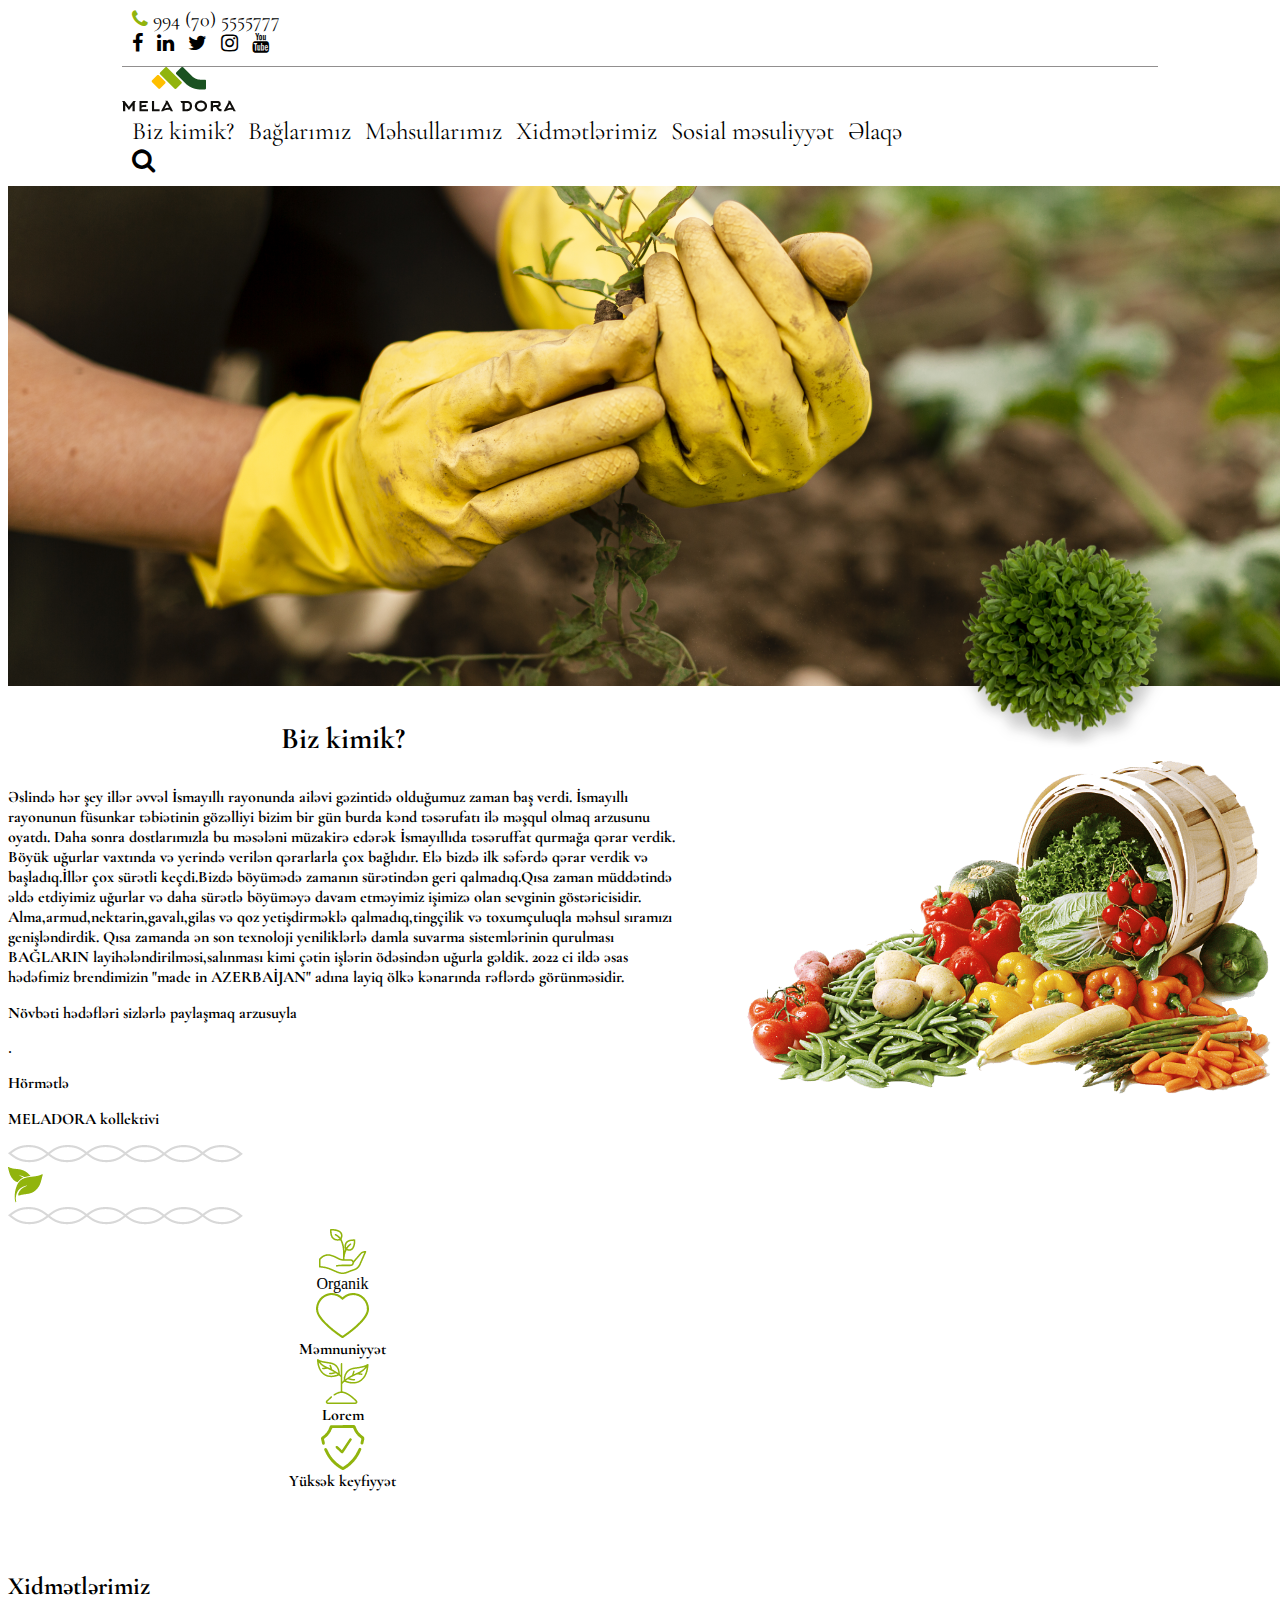
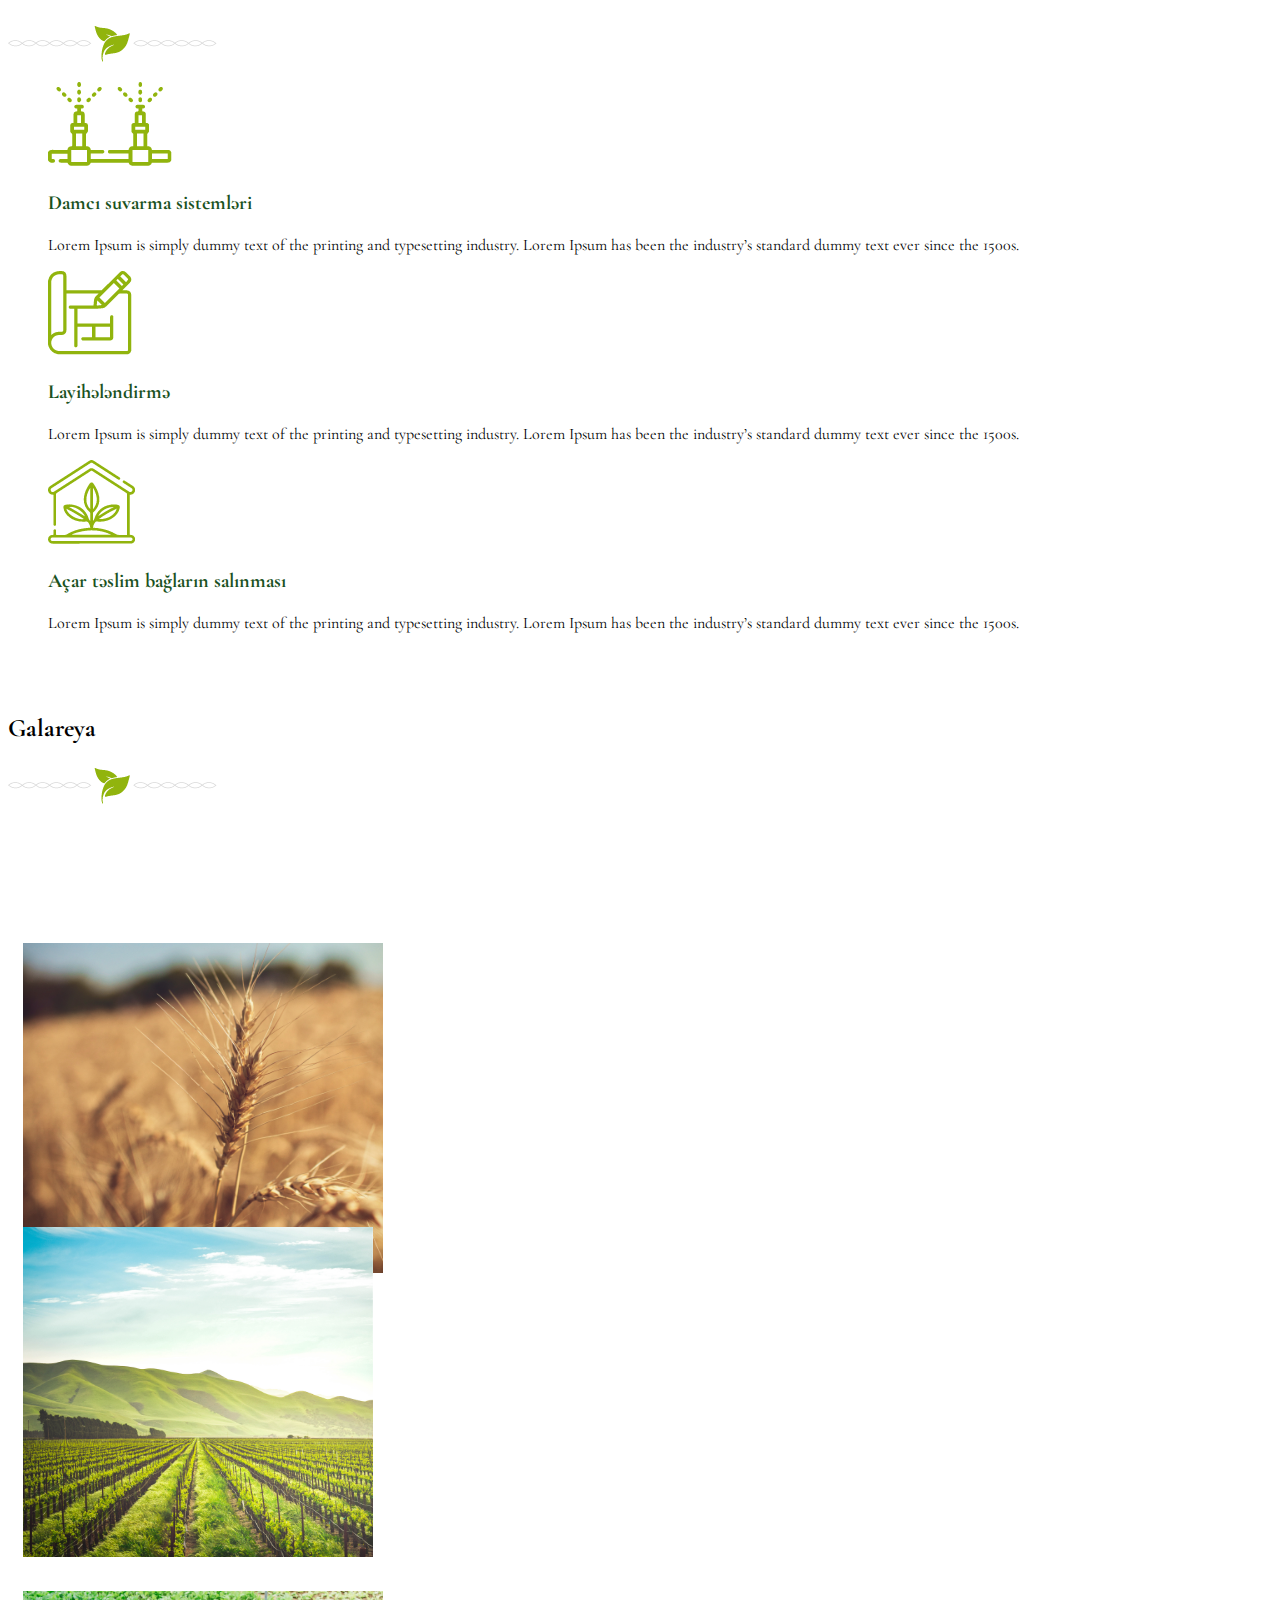
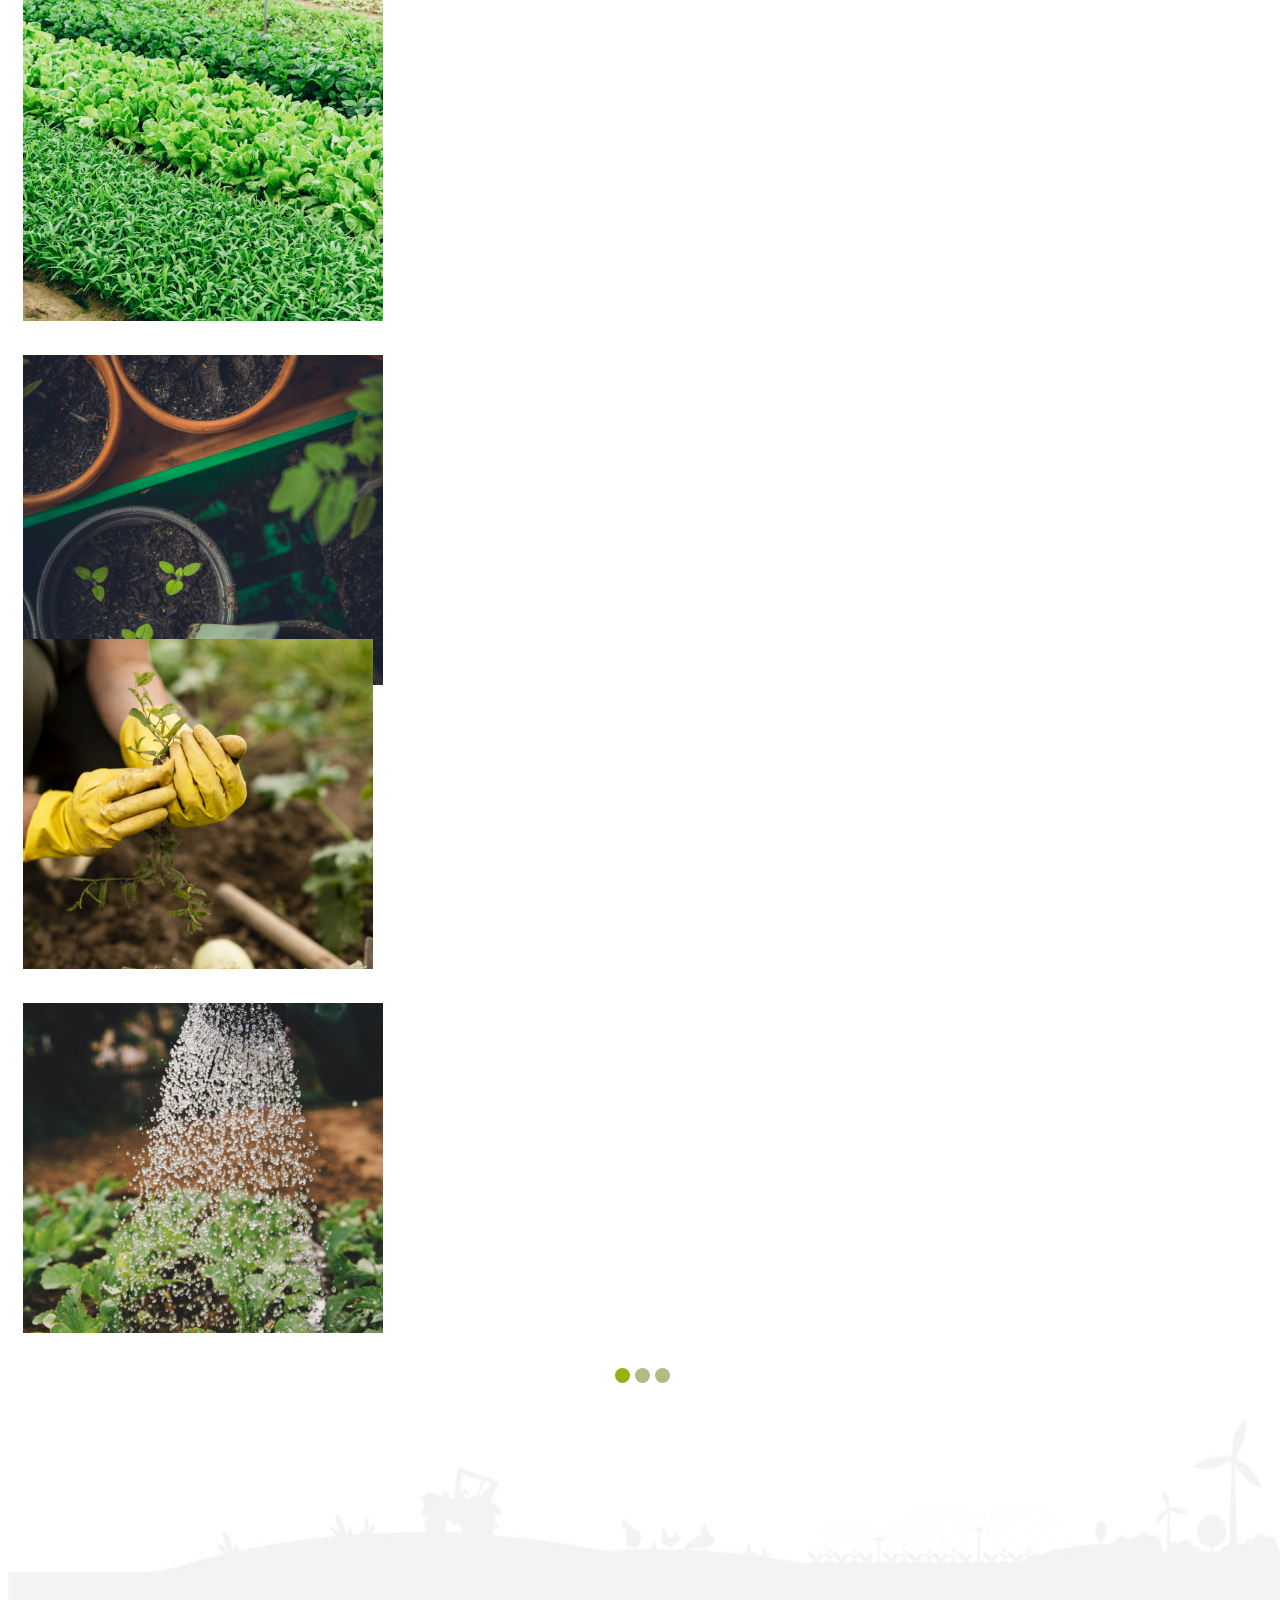
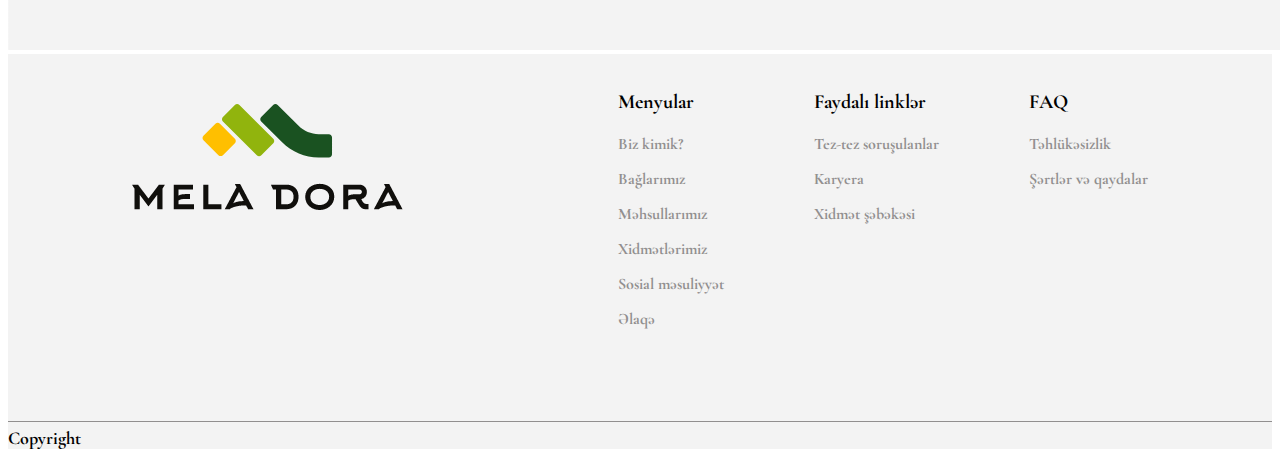
<file: maladora-whoweare/index.html>
<!DOCTYPE html>
<html lang="en">

<head>
    <meta charset="UTF-8">
    <meta http-equiv="X-UA-Compatible" content="IE=edge">
    <meta name="viewport" content="width=device-width, initial-scale=1.0">
    <title>Biz kimik?</title>
    <link href="https://cdn.jsdelivr.net/npm/bootstrap@5.1.3/dist/css/bootstrap.min.css" rel="stylesheet" integrity="sha384-1BmE4kWBq78iYhFldvKuhfTAU6auU8tT94WrHftjDbrCEXSU1oBoqyl2QvZ6jIW3" crossorigin="anonymous">
    <link rel="icon" href="./images/Group 7.png">
    <link rel="stylesheet" href="./style.css">
    <link rel="stylesheet" href="https://cdnjs.cloudflare.com/ajax/libs/font-awesome/6.0.0/css/all.min.css" integrity="sha512-9usAa10IRO0HhonpyAIVpjrylPvoDwiPUiKdWk5t3PyolY1cOd4DSE0Ga+ri4AuTroPR5aQvXU9xC6qOPnzFeg==" crossorigin="anonymous" referrerpolicy="no-referrer"
    />
    <script src="https://code.jquery.com/jquery-3.6.0.js" integrity="sha256-H+K7U5CnXl1h5ywQfKtSj8PCmoN9aaq30gDh27Xc0jk=" crossorigin="anonymous"></script>
    <link rel="stylesheet" href="https://cdnjs.cloudflare.com/ajax/libs/font-awesome/4.7.0/css/font-awesome.min.css">
    <link rel="icon" href="./images/Group 6.png">
    <link rel="stylesheet" href="./responsive.css">
</head>

<body>
    <div class="main">
        <div class="header">
            <div class="menu-for-mobile bg-white">
                <div class="icons">
                    <a href="../index.html"><img src="./images/Group 1.png" alt="" class="img-fluid">
                    </a>
                    <i class="fa fa-times" aria-hidden="true" id="cancel-for-menu"></i>
                </div>
                <div class="options">
                    <ul>
                        <li>
                            <a href="../maladora-whoweare/index.html">Biz kimik?</a>
                        </li>
                        <li>
                            <a href="../gardens/index.html">Bağlarımız</a>
                        </li>
                        <li>
                            <a href="../products/index.html">Məhsullarımız</a>
                        </li>
                        <li>
                            <a href="../services/index.html">Xidmətlərimiz</a>
                        </li>
                        <li>
                            <a href="../social/index.html">Sosial məsuliyyət</a>
                        </li>
                        <li>
                            <a href="../contact/index.html">Əlaqə</a>
                        </li>
                    </ul>
                </div>
                <div class="social-media-icon-for-menu">
                    <a href="#"><i class="fa fa-facebook" aria-hidden="true"></i></a>
                    <a href="#"><i class="fa fa-linkedin" aria-hidden="true"></i></a>
                    <a href="#"><i class="fa fa-twitter" aria-hidden="true"></i></a>
                    <a href="#"><i class="fa fa-instagram" aria-hidden="true"></i></a>
                    <a href="#"><i class="fa fa-youtube" aria-hidden="true"></i></a>
                </div>
            </div>
            <div class="searchArea justify-content-center align-items-center position-fixed">
                <i class="fa fa-times position-absolute" id="cancel" aria-hidden="true"></i>
                <div class="w-75 h-25 d-flex justify-content-center form">
                    <input type="text" class="w-75" placeholder="Bir şeylər axtar">
                    <span class="">Axtar</span>
                </div>
            </div>
            <div class="icons d-flex justify-content-between">
                <div class="phone-number">
                    <a href="tel:0705555777"><i class="fa fa-phone mt-2" aria-hidden="true"></i>       994 (70) 5555777</a>
                </div>
                <div class="social-media-icons">
                    <a href="#"><i class="fa fa-facebook" aria-hidden="true"></i></a>
                    <a href="#"><i class="fa fa-linkedin" aria-hidden="true"></i></a>
                    <a href="#"><i class="fa fa-twitter" aria-hidden="true"></i></a>
                    <a href="#"><i class="fa fa-instagram" aria-hidden="true"></i></a>
                    <a href="#"><i class="fa fa-youtube" aria-hidden="true"></i></a>
                </div>
            </div>
            <div class="header-links d-flex justify-content-between mt-4">
                <div class="page-icon">
                    <a href="../index.html"><img src="./images/Group 1.png" alt="" class="img-fluid"></a>
                </div>
                <div class="links">
                    <div class="link d-inline">
                        <a href="#">Biz kimik?</a>
                        <a href="../gardens/index.html">Bağlarımız</a>
                        <a href="../products/index.html">Məhsullarımız</a>
                        <a href="../services/index.html">Xidmətlərimiz</a>
                        <a href="../social/index.html">Sosial məsuliyyət</a>
                        <a href="../contact/index.html">Əlaqə</a>
                    </div>
                    <div class="large-screen-icons search-icon">
                        <a href="#"><i class="fa fa-search" aria-hidden="true" id="searchIcon"></i></a>
                        <!-- <i class="fa-solid fa-bars" id="menu-button"></i> -->
                    </div>
                </div>
                <div class="responsive-icons">
                    <a href="#"><i class="fa fa-search search-icon" aria-hidden="true" id="searchIcon"></i></a>
                    <a href="#"><i class="fa-solid fa-bars" id="menu-button"></i></a>
                </div>
            </div>
        </div>
        <div class="body-image mt-4">
            <img src="./images/close-up-woman-harvesting-garden.png" alt="" class="img-fluid">
            <img src="./images/unnamed (2).png" alt="" class="tree">
        </div>
        <div class="whoweare mt-5">
            <div class="container">
                <div class="text">
                    <p class="header-text">Biz kimik?</p>
                    <p class="long-text text-center">
                        Əslində hər şey illər əvvəl İsmayıllı rayonunda ailəvi gəzintidə olduğumuz zaman baş verdi. İsmayıllı rayonunun füsunkar təbiətinin gözəlliyi bizim bir gün burda kənd təsərufatı ilə məşqul olmaq arzusunu oyatdı. Daha sonra dostlarımızla bu məsələni müzakirə
                        edərək İsmayıllıda təsəruffat qurmağa qərar verdik. Böyük uğurlar vaxtında və yerində verilən qərarlarla çox bağlıdır. Elə bizdə ilk səfərdə qərar verdik və başladıq.İllər çox sürətli keçdi.Bizdə böyümədə zamanın sürətindən geri
                        qalmadıq.Qısa zaman müddətində əldə etdiyimiz uğurlar və daha sürətlə böyüməyə davam etməyimiz işimizə olan sevginin göstəricisidir. Alma,armud,nektarin,gavalı,gilas və qoz yetişdirməklə qalmadıq,tingçilik və toxumçuluqla məhsul
                        sıramızı genişləndirdik. Qısa zamanda ən son texnoloji yeniliklərlə damla suvarma sistemlərinin qurulması BAĞLARIN layihələndirilməsi,salınması kimi çətin işlərin ödəsindən uğurla gəldik. 2022 ci ildə əsas hədəfimiz brendimizin
                        "made in AZERBAİJAN" adına layiq ölkə kənarında rəflərdə görünməsidir.
                        <p class="text-center">Növbəti hədəfləri sizlərlə paylaşmaq arzusuyla</p>.
                        <p class="text-center">Hörmətlə</p>
                        <p class="text-center">MELADORA kollektivi</p>
                    </p>
                    <div class="imgs mt-3">
                        <div class="row row1">
                            <div class="col-6"><img src="./images/whoweare/imgs/Path 37.png" alt=""></div>
                            <div class="col-1"><img src="./images/whoweare/imgs/Group 6.png" alt=""></div>
                            <div class="col-5"><img src="./images/whoweare/imgs/Path 38.png" alt=""></div>
                        </div>
                        <div class="row">
                            <div class="col-3"><img src="./images/whoweare/imgs/Path 24.png" alt=""><span></span>Organik</div>
                            <div class="col-3"><img src="./images/whoweare/imgs/Path 34.png" alt=""><span>Məmnuniyyət</span></div>
                            <div class="col-3"><img src="./images/whoweare/imgs/Path 29.png" alt=""><span>Lorem</span></div>
                            <div class="col-3"><img src="./images/whoweare/imgs/Group 4.png" alt=""><span class="ms-4">Yüksək keyfiyyət</span></div>
                        </div>
                    </div>
                </div>
                <div class="image">
                    <img src="./images/whoweare/244-2446395_vegetable-png-clipart-min-basket-full-of-vegetables.png" alt="" class="mx-4">
                </div>
            </div>
        </div>
        <div class="services container">
            <p class="text-center header-service">Xidmətlərimiz
            </p>
            <p class="text-center"><img src="./images/whoweare/imgs/Group 440.png" alt=""></p>
            <div class="row container">
                <div class="col-4"><img src="./images/services/Group 436.png" alt="" class="img-fluid">
                    <p class="header mt-3">Damcı suvarma sistemləri</p>
                    <p class="content">Lorem Ipsum is simply dummy text of the printing and typesetting industry. Lorem Ipsum has been the industry’s standard dummy text ever since the 1500s.</p>
                </div>
                <div class="col-4"><img src="./images/services/Path 4414.png" alt="" class="img-fluid">
                    <p class="header mt-3">Layihələndirmə</p>
                    <p class="content">Lorem Ipsum is simply dummy text of the printing and typesetting industry. Lorem Ipsum has been the industry’s standard dummy text ever since the 1500s.</p>
                </div>
                <div class="col-4"><img src="./images/services/Path 4413.png" alt="">
                    <p class="header mt-3">Açar təslim bağların salınması</p>
                    <p class="content">Lorem Ipsum is simply dummy text of the printing and typesetting industry. Lorem Ipsum has been the industry’s standard dummy text ever since the 1500s.</p>
                </div>
            </div>
        </div>
        <div class="gallery">
            <p class="text-center gallery-header">Galareya
            </p>
            <p class="text-center"><img src="./images/whoweare/imgs/Group 440.png" alt=""></p>
            <div class="images container">
                <div class="row">
                    <div class="col-4"><img src="./images/gallery/karina-vorozheeva-brQS8ihqRq4-unsplash.png" class="img-fluid" alt=""></div>
                    <div class="col-4  different-img"><img src="./images/gallery/adele-payman-2oYMwuFgnTg-unsplash.png" alt="" class="img-fluid"></div>
                    <div class="col-4"><img src="./images/gallery/markus-winkler-HeqXGxnsnX4-unsplash.png" alt="" class="img-fluid"></div>
                </div>
                <div class="row mt-5">
                    <div class="col-4"><img src="./images/gallery/markus-spiske-k2BDz7QXuJM-unsplash.png" alt="" class="img-fluid"></div>
                    <div class="col-4 different-img"><img src="./images/gallery/close-up-woman-harvesting-garden.png" alt="" class="img-fluid"></div>
                    <div class="col-4"><img src="./images/gallery/markus-spiske-sFydXGrt5OA-unsplash.png" alt="" class="img-fluid"></div>
                </div>
            </div>
            <p class="three-dots"><span class="colored"></span><span></span><span></span></p>
        </div>
        <footer class="content-footer">
            <div class="img-1">
                <img src="./images/gallery/Screen Shot 2021-12-22 at 00.25.02.png" alt="" class="img-fluid">
            </div>
            <div class="contents">
                <div class="linksAndIcon">
                    <div class="icon"><img src="./images/gallery/Group 418.png" alt=""></div>
                    <div class="links">
                        <ul class="menu">
                            <p>Menyular</p>
                            <li>
                                <a href="#">Biz kimik?</a>
                            </li>
                            <li>
                                <a href="#">Bağlarımız</a>
                            </li>
                            <li>
                                <a href="#">Məhsullarımız</a>
                            </li>
                            <li>
                                <a href="#">Xidmətlərimiz</a>
                            </li>
                            <li>
                                <a href="#">Sosial məsuliyyət</a>
                            </li>
                            <li><a href="#">Əlaqə</a></li>
                        </ul>
                        <ul class="useful-links">
                            <p>Faydalı linklər</p>
                            <li>
                                <a href="#">Tez-tez soruşulanlar</a>
                            </li>
                            <li>
                                <a href="#">Karyera</a>
                            </li>
                            <li>
                                <a href="#">Xidmət şəbəkəsi</a>
                            </li>
                        </ul>
                        <ul class="faq">
                            <p>FAQ</p>
                            <li>
                                <a href="#">Təhlükəsizlik</a>
                            </li>
                            <li>
                                <a href="#">Şərtlər və qaydalar</a>
                            </li>
                            </ulc>
                    </div>
                </div>
                <div class="line container">
                    <p>Copyright</p>
                </div>
            </div>
        </footer>
        <div class="back-upper">
            <i class="fas fa-angle-up" aria-hidden="true"></i>
        </div>
    </div>
    <script src="./app.js"></script>
</body>

</html>
</file>
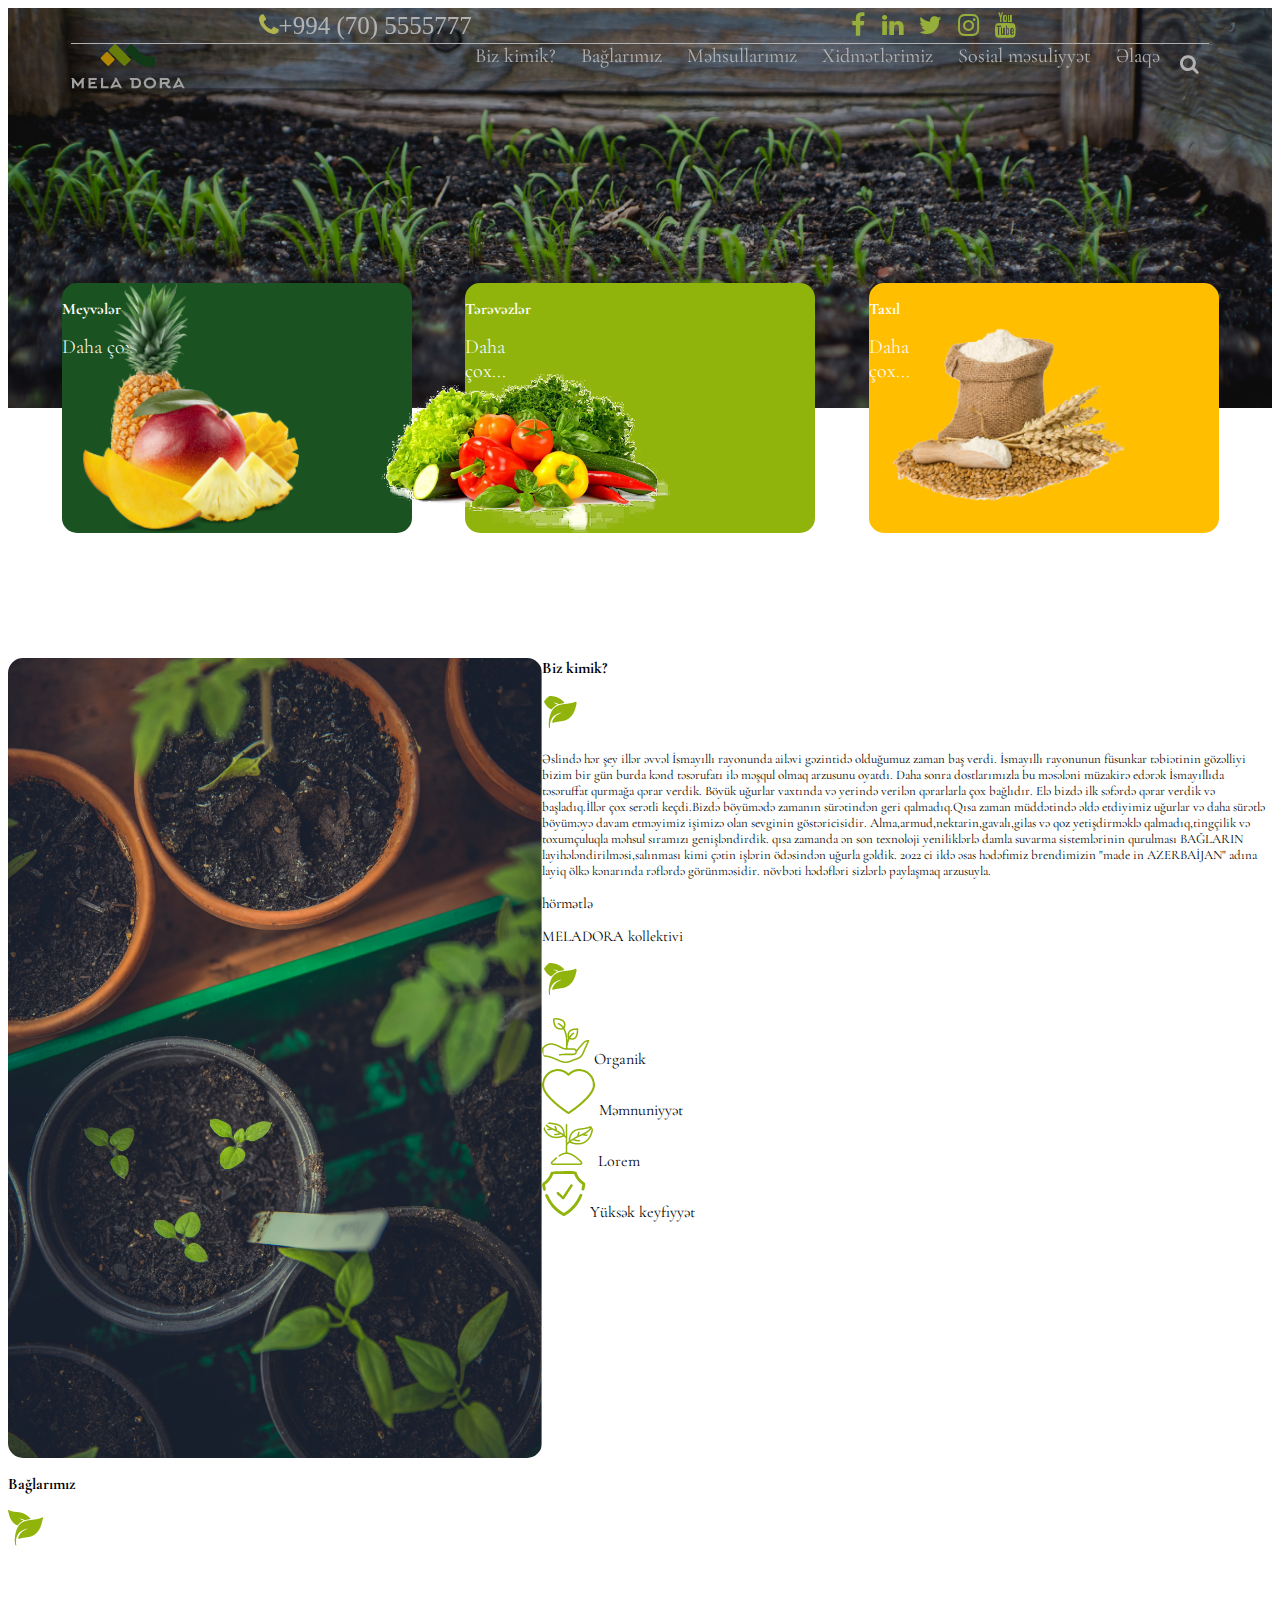
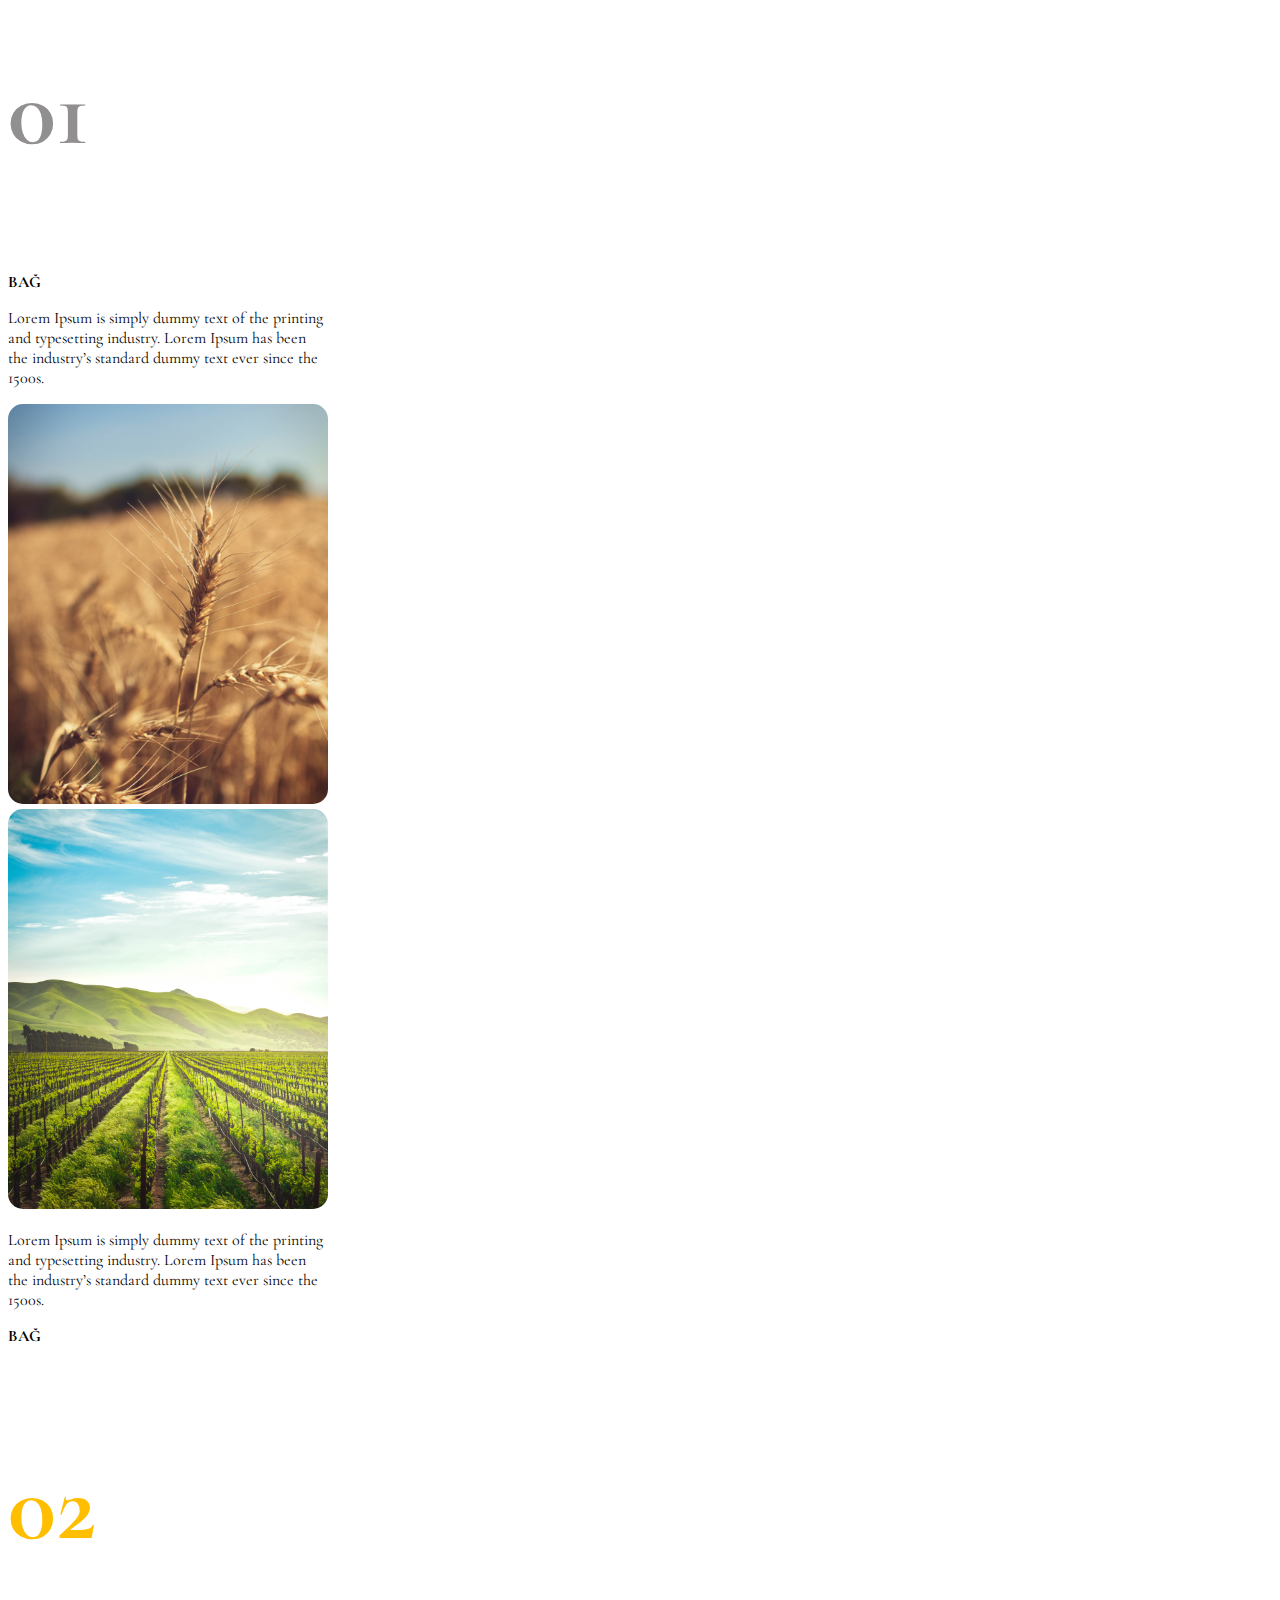
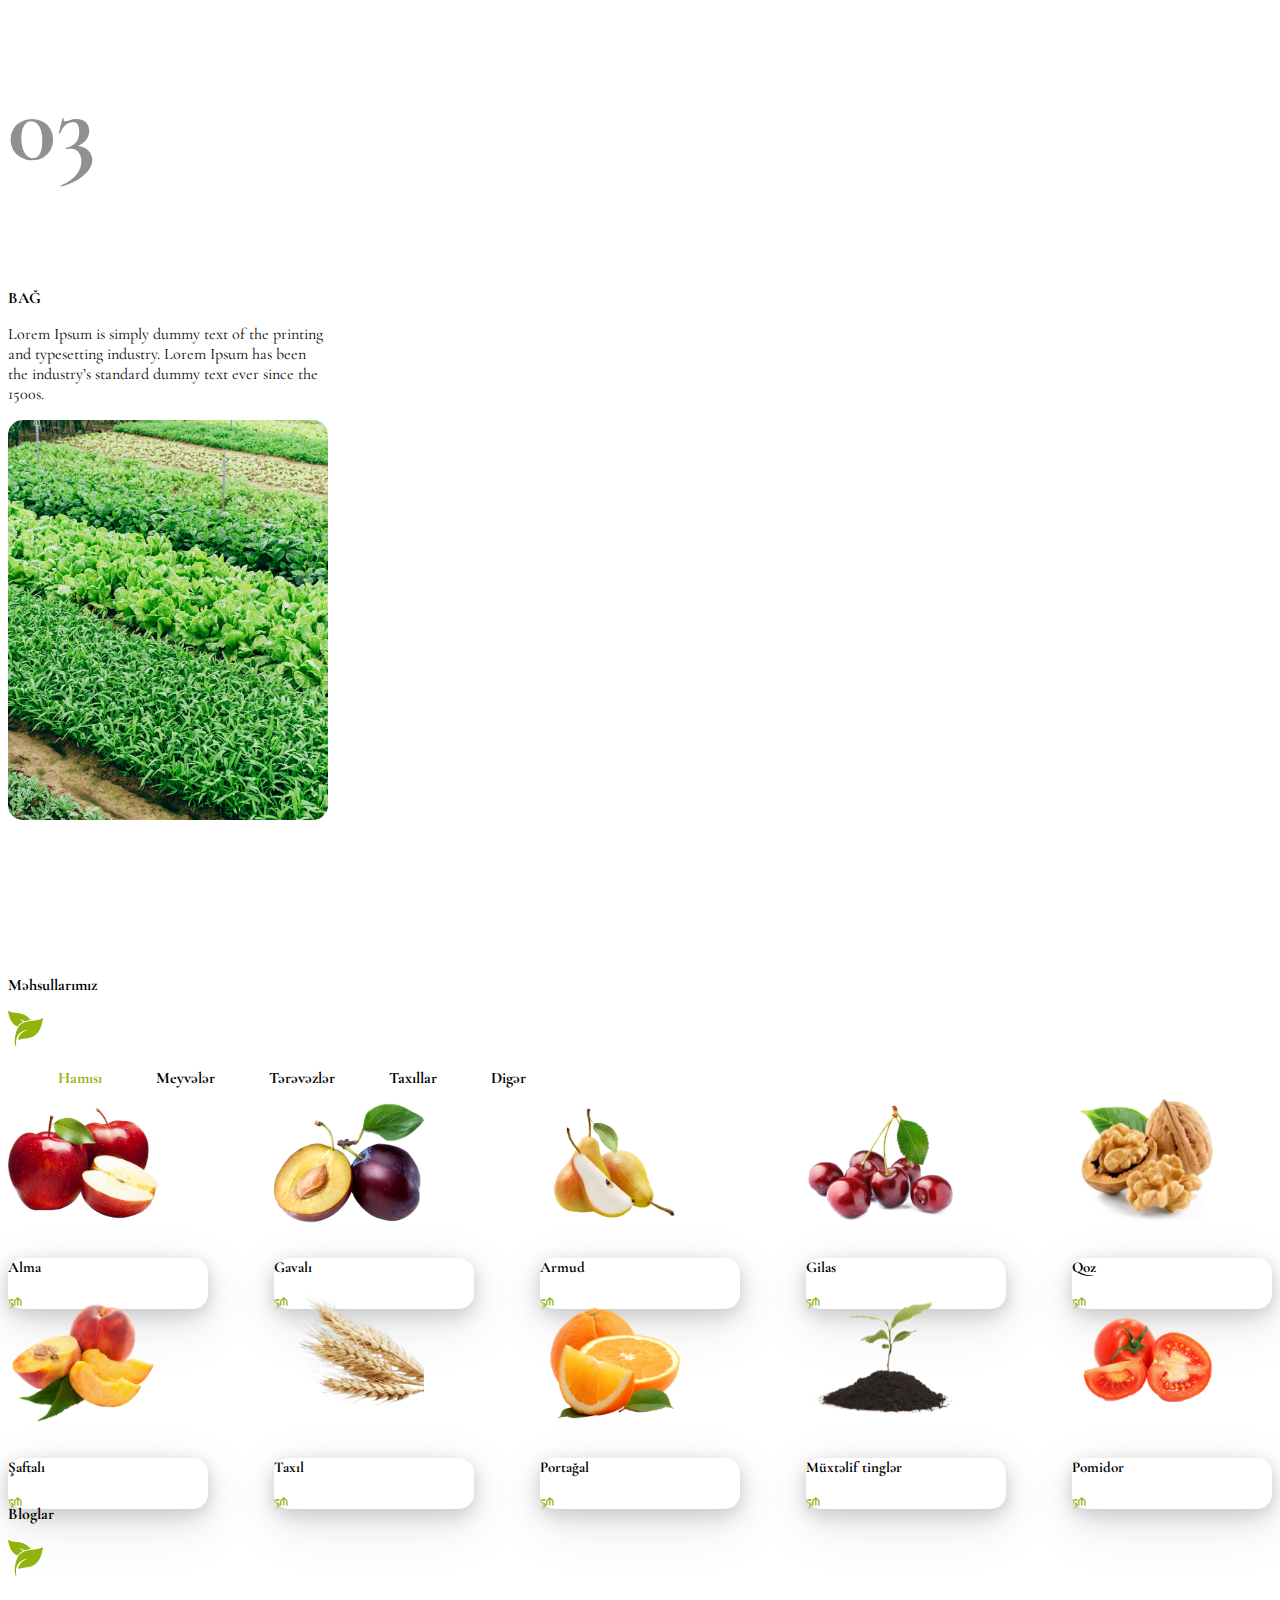
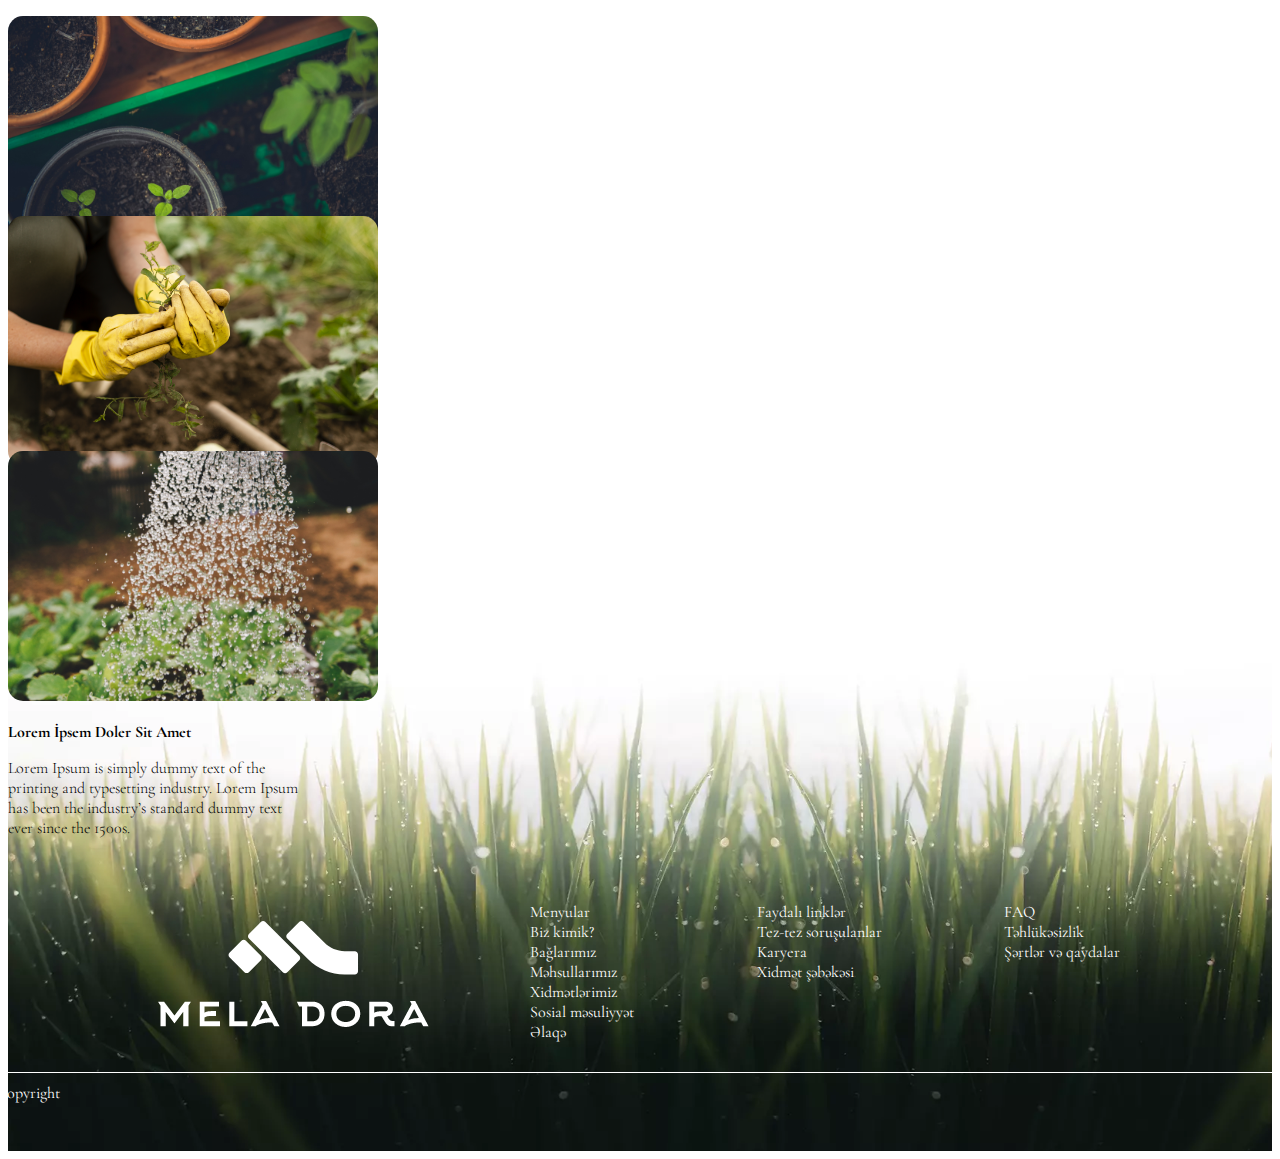
<file: meladora-main-page/index.html>
<!DOCTYPE html>
<html lang="en">

<head>
    <meta charset="UTF-8">
    <meta http-equiv="X-UA-Compatible" content="IE=edge">
    <meta name="viewport" content="width=device-width, initial-scale=1.0">
    <title>Mela Dora</title>
    <link href="https://cdn.jsdelivr.net/npm/bootstrap@5.1.3/dist/css/bootstrap.min.css" rel="stylesheet" integrity="sha384-1BmE4kWBq78iYhFldvKuhfTAU6auU8tT94WrHftjDbrCEXSU1oBoqyl2QvZ6jIW3" crossorigin="anonymous">
    <link rel="icon" href="./images/Group 7.png">
    <link rel="stylesheet" href="./style.css">
    <link rel="stylesheet" href="https://cdnjs.cloudflare.com/ajax/libs/font-awesome/6.0.0/css/all.min.css" integrity="sha512-9usAa10IRO0HhonpyAIVpjrylPvoDwiPUiKdWk5t3PyolY1cOd4DSE0Ga+ri4AuTroPR5aQvXU9xC6qOPnzFeg==" crossorigin="anonymous" referrerpolicy="no-referrer"
    />
    <script src="https://code.jquery.com/jquery-3.6.0.js" integrity="sha256-H+K7U5CnXl1h5ywQfKtSj8PCmoN9aaq30gDh27Xc0jk=" crossorigin="anonymous"></script>
    <link rel="stylesheet" href="https://cdnjs.cloudflare.com/ajax/libs/font-awesome/4.7.0/css/font-awesome.min.css">
    <link rel="stylesheet" href="./responsive.css">
</head>

<body>
    <div class="meladora w-100">
        <div class="menu-for-mobile">
            <div class="icons">
                <img src="./images/Group 1.png" alt="" class="img-fluid">
                <i class="fa fa-times" aria-hidden="true" id="cancel-for-menu"></i>
            </div>
            <div class="options">
                <ul>
                    <li>Biz kimik?</li>
                    <li>Bağlarımız</li>
                    <li>Məhsullarımız</li>
                    <li>Xidmətlərimiz</li>
                    <li>Sosial məsuliyyət</li>
                    <li>Əlaqə</li>
                </ul>
            </div>
            <div class="social-media-icon-for-menu">
                <a href="#"><i class="fa fa-facebook" aria-hidden="true"></i></a>
                <a href="#"><i class="fa fa-linkedin" aria-hidden="true"></i></a>
                <a href="#"><i class="fa fa-twitter" aria-hidden="true"></i></a>
                <a href="#"><i class="fa fa-instagram" aria-hidden="true"></i></a>
                <a href="#"><i class="fa fa-youtube" aria-hidden="true"></i></a>
            </div>
        </div>
        <div class="searchArea justify-content-center align-items-center position-fixed">
            <i class="fa fa-times position-absolute" id="cancel" aria-hidden="true"></i>
            <div class="w-75 h-25 d-flex justify-content-center form">
                <input type="text" class="w-75" placeholder="Bir şeylər axtar">
                <span class="">Axtar</span>
            </div>
        </div>
        <div class="head1 overlay">
            <div class="header1">
                <div class="nums">
                    <a href="tel:0705555777"><i class="fa fa-phone mt-2" aria-hidden="true"></i>+994 (70) 5555777</a>
                </div>
                <div class="icons">
                    <a href="#"><i class="fa fa-facebook" aria-hidden="true"></i></a>
                    <a href="#"><i class="fa fa-linkedin" aria-hidden="true"></i></a>
                    <a href="#"><i class="fa fa-twitter" aria-hidden="true"></i></a>
                    <a href="#"><i class="fa fa-instagram" aria-hidden="true"></i></a>
                    <a href="#"><i class="fa fa-youtube" aria-hidden="true"></i></a>
                </div>
            </div>
            <div class="header2 mt-4">
                <img src="./images/Group 1.png" class="page-icon" alt="" class="img-fluid">
                <div class="texts">
                    <div class="menu">
                        <a href="../maladora-whoweare/index.html" id="link-of-whoweare">Biz kimik?</a>
                        <a href="">Bağlarımız</a>
                        <a href="">Məhsullarımız</a>
                        <a href="">Xidmətlərimiz</a>
                        <a href="">Sosial məsuliyyət</a>
                        <a href="">Əlaqə</a>
                    </div>
                    <div class="responsive-icons">
                        <i class="fa fa-search" aria-hidden="true" id="searchIcon"></i>
                        <i class="fa-solid fa-bars" id="menu-button"></i>
                    </div>
                </div>
            </div>
        </div>
        <div class="boxes d-flex">
            <div class="box1 box shadow">
                <div class="text">
                    <p class="h1 mx-3 my-3">Meyvələr</p>
                    <a href="" class="h3 mx-3 d-inline">Daha çox...</a>
                </div>
                <img src="./images/vippng.com-tropical-background-png-1555633.png" class="img-fluid figure-img" alt="">
            </div>
            <div class="box2 box shadow">
                <div class="text">
                    <p class="h1 mx-3 my-3">Tərəvəzlər</p>
                    <a href="" class="h3 mx-3">Daha çox...</a>
                </div>
                <img src="./images/unnamed (3).png" class="img-fluid figure-img d-inline-flex" alt="">
            </div>
            <div class="box3 box shadow">
                <div class="text">
                    <p class="h1 mx-3 my-3">Taxıl</p>
                    <a href="" class="h3 mx-3 d-inline-flex">Daha çox...</a>
                </div>
                <img src="./images/flour-clip-art-21.png" class="img-fluid figure-img" alt="">
            </div>
            <div class="buttons position-absolute"><span class="button1 button"></span><span class="button2 button"></span><span class="button3 button"></span></div>
        </div>
    </div>
    <div class="whoarewe">
        <img src="./images/markus-spiske-k2BDz7QXuJM-unsplash.png" class="img-fluid" alt="">
        <div class="secText bg-light mt-5 mb-5">
            <header class="font-weight-bold h1 text-center p-5">Biz kimik?</header>
            <p class="text-center"><img src="./images/Group 7.png" class="img-fluid" alt=""></p>
            <div class="largeText">
                <p class="container h6 text-center mt-1">Əslində hər şey illər əvvəl İsmayıllı rayonunda ailəvi gəzintidə olduğumuz zaman baş verdi. İsmayıllı rayonunun füsunkar təbiətinin gözəlliyi bizim bir gün burda kənd təsərufatı ilə məşqul olmaq arzusunu oyatdı. Daha sonra dostlarımızla
                    bu məsələni müzakirə edərək İsmayıllıda təsəruffat qurmağa qərar verdik. Böyük uğurlar vaxtında və yerində verilən qərarlarla çox bağlıdır. Elə bizdə ilk səfərdə qərar verdik və başladıq.İllər çox serətli keçdi.Bizdə böyümədə zamanın
                    sürətindən geri qalmadıq.Qısa zaman müddətində əldə etdiyimiz uğurlar və daha sürətlə böyüməyə davam etməyimiz işimizə olan sevginin göstəricisidir. Alma,armud,nektarin,gavalı,gilas və qoz yetişdirməklə qalmadıq,tingçilik və toxumçuluqla
                    məhsul sıramızı genişləndirdik. qısa zamanda ən son texnoloji yeniliklərlə damla suvarma sistemlərinin qurulması BAĞLARIN layihələndirilməsi,salınması kimi çətin işlərin ödəsindən uğurla gəldik. 2022 ci ildə əsas hədəfimiz brendimizin
                    "made in AZERBAİJAN" adına layiq ölkə kənarında rəflərdə görünməsidir. növbəti hədəfləri sizlərlə paylaşmaq arzusuyla.
                    <p class="text-center">hörmətlə</p>
                    <p class="text-center">MELADORA kollektivi</p>
                </p>
            </div>
            <p class="text-center"><img class="img-fluid" src="./images/Group 7.png" alt="" class="img-fluid"></p>
            <footer class="mt-5">
                <div class="content-footer d-flex justify-content-evenly">
                    <div class="footer-element d-flex flex-column align-items-center"><img src="./images/Path 24.png" alt="" class="img-fluid">
                        <span>Organik</span>
                    </div>
                    <div class="footer-element d-flex flex-column align-items-center"><img src="./images/Path 34.png" alt="" class="img-fluid">
                        <span>Məmnuniyyət</span>
                    </div>
                    <div class="footer-element d-flex flex-column align-items-center"><img src="./images/Path 29.png" alt="">
                        <span>Lorem</span>
                    </div>
                    <div class="footer-element d-flex flex-column align-items-center"><img src="./images/Group 4.png" alt="" class="img-fluid">
                        <span>Yüksək keyfiyyət</span>
                    </div>
                </div>
            </footer>
        </div>
    </div>
    <div class="gardens mt-5">
        <p class="text-center h1">Bağlarımız</p>
        <p class="leaf text-center"><img src="./images/Group 7.png" alt="" class="img-fluid"></p>
        <div class="cards d-flex">
            <div class="card1">
                <p class="h1">01</p>
                <p class="h3">BAĞ</p>
                <p class="cardText">Lorem Ipsum is simply dummy text of the printing and typesetting industry. Lorem Ipsum has been the industry’s standard dummy text ever since the 1500s.</p>
                <img class="mt-2" src="./images/karina-vorozheeva-brQS8ihqRq4-unsplash.png" alt="" class="img-fluid">
            </div>
            <div class="card2">
                <img src="./images/adele-payman-2oYMwuFgnTg-unsplash.png" alt="" class="img-fluid">
                <p class="cardText mt-4">Lorem Ipsum is simply dummy text of the printing and typesetting industry. Lorem Ipsum has been the industry’s standard dummy text ever since the 1500s.</p>
                <p class="h3">BAĞ</p>
                <p class="h1">02</p>

            </div>
            <div class="card3">
                <p class="h1">03</p>
                <p class="h3">BAĞ</p>
                <p class="cardText ">Lorem Ipsum is simply dummy text of the printing and typesetting industry. Lorem Ipsum has been the industry’s standard dummy text ever since the 1500s.</p>
                <img class="mt-2" src="./images/markus-winkler-HeqXGxnsnX4-unsplash.png" alt="" class="img-fluid">
            </div>
        </div>
    </div>
    <div class="products">
        <p class="text-center h1">Məhsullarımız</p>
        <p class="leaf text-center"><img src="./images/Group 7.png" alt="" class="img-fluid"></p>
        <div class="options d-flex">
            <a href="" class="h6" style="color:#91B40D">Hamısı</a>
            <a href="" class="h6">Meyvələr</a>
            <a href="" class="h6">Tərəvəzlər</a>
            <a href="" class="h6">Taxıllar</a>
            <a href="" class="h6">Digər</a>
        </div>
        <div class="container mt-5">
            <div class="row">
                <div class="col-1"><img src="./images/932-9328480_apples-png-image-red-apple-fruit.png" alt="" class="img-fluid">
                    <div class="subtitle">
                        <p class="text-center h6">Alma</p>
                        <p class="text-center color"><span>5</span><i class="fa-solid fa-manat-sign"></i></p>
                    </div>
                </div>
                <div class="col-1"><img src="./images/1028.png" alt="" class="img-fluid">
                    <div class="subtitle container">
                        <p class="text-center h6">Gavalı</p>
                        <p class="text-center color"><span>5</span><i class="fa-solid fa-manat-sign"></i></p>
                    </div>
                </div>
                <div class="col-1"><img src="./images/183666_1-20201031-211428.png" alt="" class="img-fluid">
                    <div class="subtitle container">
                        <p class="text-center h6">Armud</p>
                        <p class="text-center color"><span>5</span><i class="fa-solid fa-manat-sign"></i></p>
                    </div>
                </div>
                <div class="col-1"><img src="./images/6807573_preview.png" alt="" class="img-fluid">
                    <div class="subtitle container">
                        <p class="text-center h6">Gilas</p>
                        <p class="text-center color"><span>5</span><i class="fa-solid fa-manat-sign"></i></p>
                    </div>
                </div>
                <div class="col-1"><img src="./images/NicePng_walnut-png_994140.png" alt="" class="img-fluid">
                    <div class="subtitle container">
                        <p class="text-center h6">Qoz</p>
                        <p class="text-center color"><span>5</span><i class="fa-solid fa-manat-sign"></i></p>
                    </div>
                </div>
            </div>
            <div class="row mt-5">
                <div class="col-1">
                    <img src="./images/purepng.com-peachpeachjuicy-fruitnectarinefoodfruitpeachescutted-peaches-17015273518552udi7.png" alt="" class="img-fluid">
                    <div class="subtitle container">
                        <p class="text-center h6">Şaftalı</p>
                        <p class="text-center color"><span>5</span><i class="fa-solid fa-manat-sign"></i></p>
                    </div>
                </div>
                <div class="col-1">
                    <img src="./images/NicePng_wheat-png_92445.png" alt="" class="img-fluid">
                    <div class="subtitle container">
                        <p class="text-center h6">Taxıl</p>
                        <p class="text-center color"><span>5</span><i class="fa-solid fa-manat-sign"></i></p>
                    </div>
                </div>
                <div class="col-1">
                    <img src="./images/Orange-PNG-Image.png" alt="" class="img-fluid">
                    <div class="subtitle container">
                        <p class="text-center h6">Portağal</p>
                        <p class="text-center color"><span>5</span><i class="fa-solid fa-manat-sign"></i></p>
                    </div>
                </div>
                <div class="col-1">
                    <img src="./images/9-99445_growing-plant-png-mart-plant-growing-transparent.png" alt="" class="img-fluid">
                    <div class="subtitle container">
                        <p class="text-center h6">Müxtəlif tinglər</p>
                        <p class="text-center color"><span>5</span><i class="fa-solid fa-manat-sign"></i></p>
                    </div>
                </div>
                <div class="col-1">
                    <img src="./images/Tomato-PNG-Free-File.png" alt="" class="img-fluid">
                    <div class="subtitle container">
                        <p class="text-center h6">Pomidor</p>
                        <p class="text-center color"><span>5</span><i class="fa-solid fa-manat-sign"></i></p>
                    </div>
                </div>
            </div>
        </div>
    </div>
    <div class="blogs mt-5">
        <p class="text-center h1">Bloglar</p>
        <p class="leaf text-center"><img src="./images/Group 7.png" alt="" class="img-fluid"></p>
        <div class="container mt-1">
            <div class="images d-flex">
                <div class="img1"><img src="./image/markus-spiske-k2BDz7QXuJM-unsplash.png" alt="" class="img-fluid">
                    <div class="texts mt-3">
                        <p class="h5">Lorem İpsem Doler Sit Amet</p>
                        <p class="h6">Lorem Ipsum is simply dummy text of the printing and typesetting industry. Lorem Ipsum has been the industry’s standard dummy text ever since the 1500s.</p>
                    </div>
                </div>
                <div class="img2"><img src="./images/close-up-woman-harvesting-garden.png" alt="" class="img-fluid">
                    <div class="texts mt-3">
                        <p class="h5">Lorem İpsem Doler Sit Amet</p>
                        <p class="h6">Lorem Ipsum is simply dummy text of the printing and typesetting industry. Lorem Ipsum has been the industry’s standard dummy text ever since the 1500s.</p>
                    </div>
                </div>
                <div class="img3"><img src="./images/markus-spiske-sFydXGrt5OA-unsplash.png" alt="" class="img-fluid">
                    <div class="texts mt-3">
                        <p class="h5">Lorem İpsem Doler Sit Amet</p>
                        <p class="h6">Lorem Ipsum is simply dummy text of the printing and typesetting industry. Lorem Ipsum has been the industry’s standard dummy text ever since the 1500s.</p>
                    </div>
                </div>
            </div>
        </div>
        <footer>
            <div class="texts">
                <div class="meladora">
                    <img src="./image/Component 3 – 1.png" alt="" class="img-fluid">
                </div>
            </div>
            <div class="links">
                <div class="menu">
                    <header class="h6">Menyular</header>
                    <a href="">Biz kimik?</a>
                    <a href="">Bağlarımız</a>
                    <a href="">Məhsullarımız</a>
                    <a href="">Xidmətlərimiz</a>
                    <a href="">Sosial məsuliyyət</a>
                    <a href="">Əlaqə</a>
                </div>
                <div class="useful-links">
                    <header class="h6">Faydalı linklər</header>
                    <a href="">Tez-tez soruşulanlar</a>
                    <a href="">Karyera</a>
                    <a href="">Xidmət şəbəkəsi</a>
                </div>
                <div class="faq">
                    <header class="h6">FAQ</header>
                    <a href="">Təhlükəsizlik</a>
                    <a href="">Şərtlər və qaydalar</a>
                </div>
            </div>
            <div class="copyright container">
                <p>Copyright</p>
            </div>
        </footer>
    </div>

    <script src="./app.js"></script>
</body>

</html>
</file>
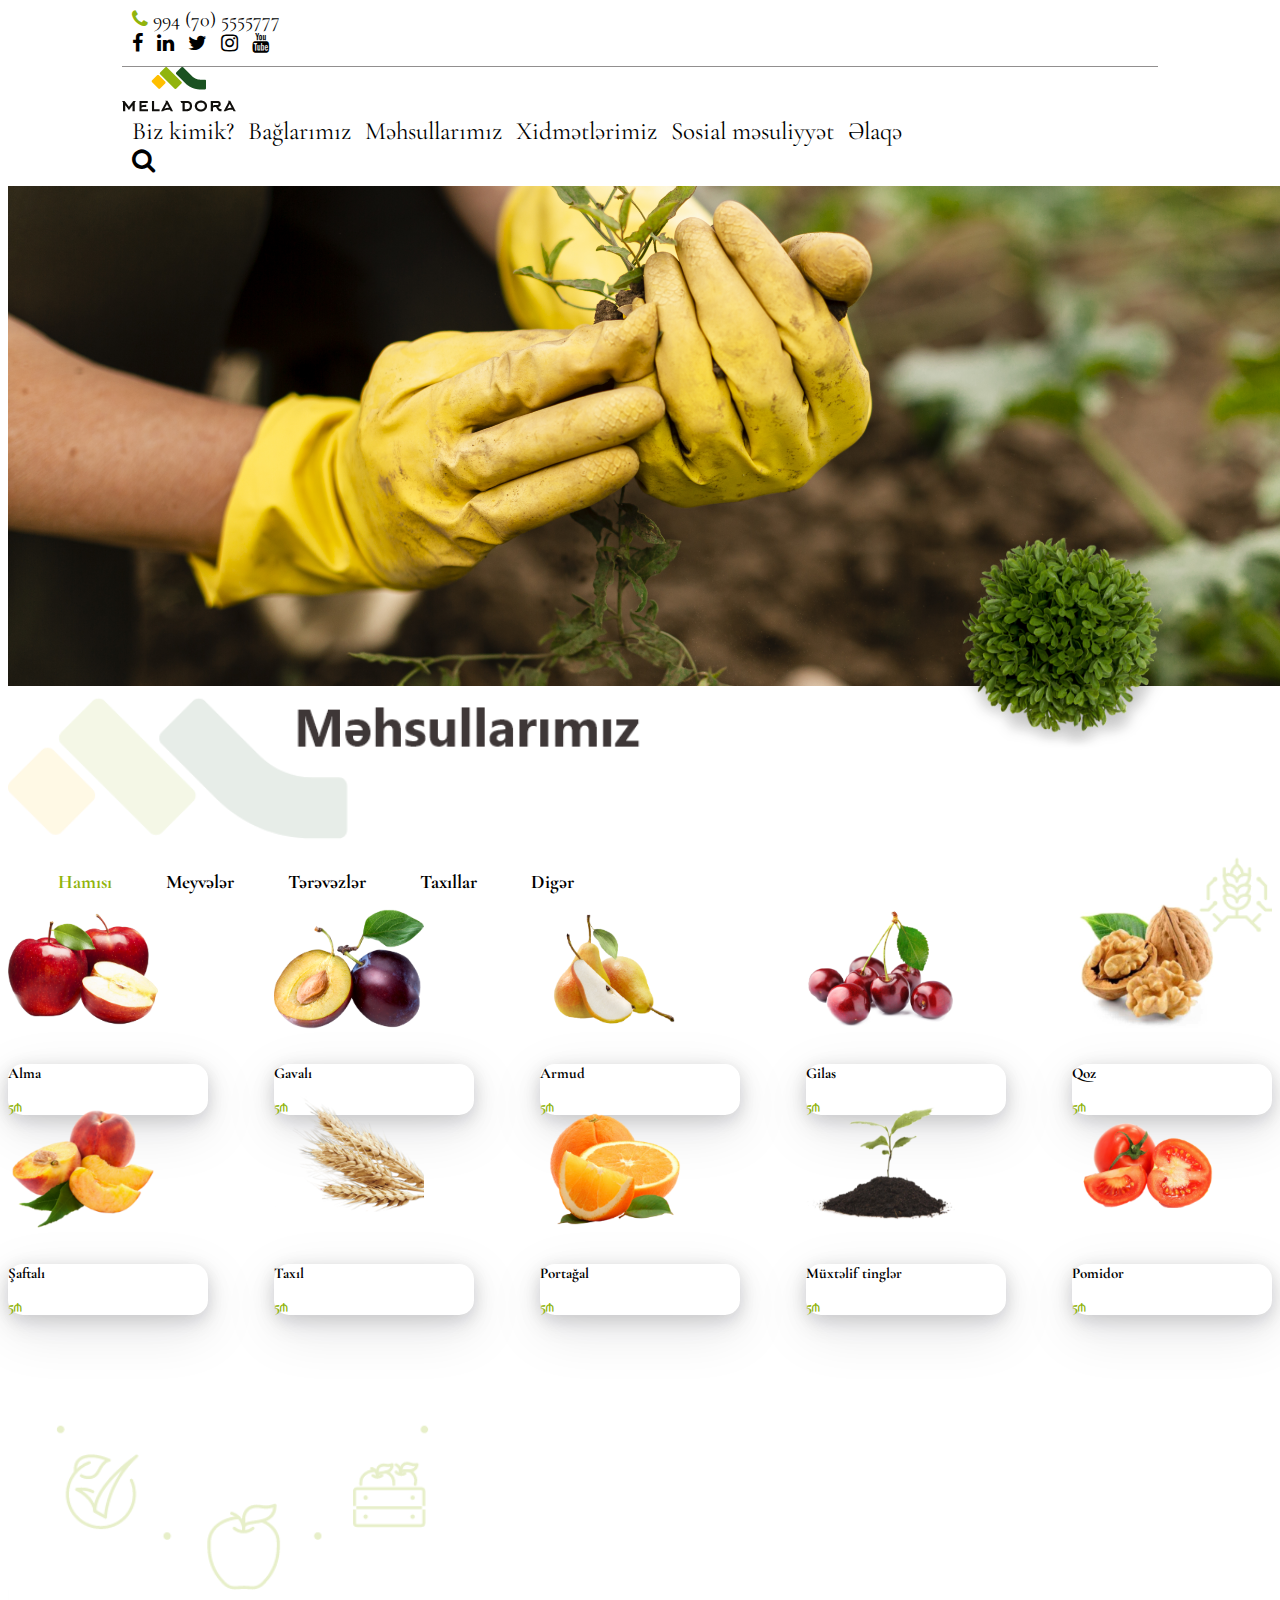
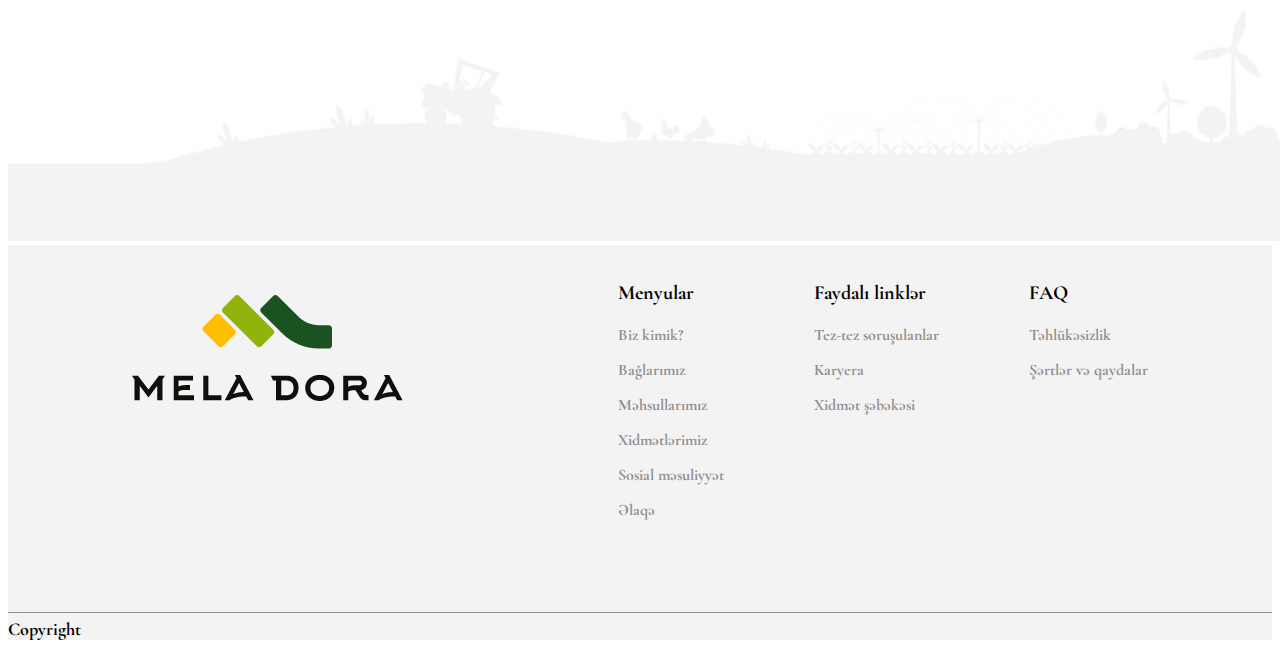
<file: products/index.html>
<!DOCTYPE html>
<html lang="en">

<head>
    <meta charset="UTF-8">
    <meta http-equiv="X-UA-Compatible" content="IE=edge">
    <meta name="viewport" content="width=device-width, initial-scale=1.0">
    <title>Məhsullarımız</title>
    <link href="https://cdn.jsdelivr.net/npm/bootstrap@5.1.3/dist/css/bootstrap.min.css" rel="stylesheet" integrity="sha384-1BmE4kWBq78iYhFldvKuhfTAU6auU8tT94WrHftjDbrCEXSU1oBoqyl2QvZ6jIW3" crossorigin="anonymous">
    <link rel="icon" href="./images/whoweare/imgs/Group 6.png">
    <link rel="stylesheet" href="./style.css">
    <link rel="stylesheet" href="https://cdnjs.cloudflare.com/ajax/libs/font-awesome/6.0.0/css/all.min.css" integrity="sha512-9usAa10IRO0HhonpyAIVpjrylPvoDwiPUiKdWk5t3PyolY1cOd4DSE0Ga+ri4AuTroPR5aQvXU9xC6qOPnzFeg==" crossorigin="anonymous" referrerpolicy="no-referrer"
    />
    <script src="https://code.jquery.com/jquery-3.6.0.js" integrity="sha256-H+K7U5CnXl1h5ywQfKtSj8PCmoN9aaq30gDh27Xc0jk=" crossorigin="anonymous"></script>
    <link rel="stylesheet" href="https://cdnjs.cloudflare.com/ajax/libs/font-awesome/4.7.0/css/font-awesome.min.css">
    <link rel="icon" href="./images/Group 6.png">
    <link rel="stylesheet" href="./responsive.css">
</head>

<body>
    <div class="main">
        <div class="header">
            <div class="menu-for-mobile bg-white">
                <div class="icons">
                    <a href="../index.html"><img src="./images/Group 1.png" alt="" class="img-fluid"></a>
                    <i class="fa fa-times" aria-hidden="true" id="cancel-for-menu"></i>
                </div>
                <div class="options">
                    <ul>
                        <li>
                            <a href="../maladora-whoweare/index.html">Biz kimik?</a>
                        </li>
                        <li>
                            <a href="../gardens/index.html">Bağlarımız</a>
                        </li>
                        <li>
                            <a href="../products/index.html">Məhsullarımız</a>
                        </li>
                        <li>
                            <a href="../services/index.html">Xidmətlərimiz</a>
                        </li>
                        <li>
                            <a href="../social/index.html">Sosial məsuliyyət</a>
                        </li>
                        <li>
                            <a href="../contact/index.html">Əlaqə</a>
                        </li>
                    </ul>
                </div>
                <div class="social-media-icon-for-menu">
                    <a href="#"><i class="fa fa-facebook" aria-hidden="true"></i></a>
                    <a href="#"><i class="fa fa-linkedin" aria-hidden="true"></i></a>
                    <a href="#"><i class="fa fa-twitter" aria-hidden="true"></i></a>
                    <a href="#"><i class="fa fa-instagram" aria-hidden="true"></i></a>
                    <a href="#"><i class="fa fa-youtube" aria-hidden="true"></i></a>
                </div>
            </div>
            <div class="searchArea justify-content-center align-items-center position-fixed">
                <i class="fa fa-times position-absolute" id="cancel" aria-hidden="true"></i>
                <div class="w-75 h-25 d-flex justify-content-center form">
                    <input type="text" class="w-75" placeholder="Bir şeylər axtar">
                    <span class="">Axtar</span>
                </div>
            </div>
            <div class="icons d-flex justify-content-between">
                <div class="phone-number">
                    <a href="tel:0705555777"><i class="fa fa-phone mt-2" aria-hidden="true"></i>       994 (70) 5555777</a>
                </div>
                <div class="social-media-icons">
                    <a href="#"><i class="fa fa-facebook" aria-hidden="true"></i></a>
                    <a href="#"><i class="fa fa-linkedin" aria-hidden="true"></i></a>
                    <a href="#"><i class="fa fa-twitter" aria-hidden="true"></i></a>
                    <a href="#"><i class="fa fa-instagram" aria-hidden="true"></i></a>
                    <a href="#"><i class="fa fa-youtube" aria-hidden="true"></i></a>
                </div>
            </div>
            <div class="header-links d-flex justify-content-between mt-4">
                <div class="page-icon">
                    <a href="../index.html"><img src="./images/Group 1.png" alt="" class="img-fluid"></a>
                </div>
                <div class="links">
                    <div class="link d-inline">
                        <a href="../maladora-whoweare/index.html">Biz kimik?</a>
                        <a href="../gardens/index.html">Bağlarımız</a>
                        <a href="#">Məhsullarımız</a>
                        <a href="../services/index.html">Xidmətlərimiz</a>
                        <a href="../social/index.html">Sosial məsuliyyət</a>
                        <a href="../contact/index.html">Əlaqə</a>
                    </div>
                    <div class="large-screen-icons search-icon">
                        <a href="#"><i class="fa fa-search" aria-hidden="true" id="searchIcon"></i></a>
                        <!-- <i class="fa-solid fa-bars" id="menu-button"></i> -->
                    </div>
                </div>
                <div class="responsive-icons">
                    <a href="#"><i class="fa fa-search search-icon" aria-hidden="true" id="searchIcon"></i></a>
                    <a href="#"><i class="fa-solid fa-bars" id="menu-button"></i></a>
                </div>
            </div>
        </div>
        <div class="body-image mt-4">
            <img src="./images/close-up-woman-harvesting-garden.png" alt="" class="img-fluid">
            <img src="./images/unnamed (2).png" alt="" class="tree">
        </div>
        <div class="products mt-5">
            <div class="content">
                <div class="options d-flex">
                    <a href="" class="h6" style="color:#91B40D">Hamısı</a>
                    <a href="" class="h6">Meyvələr</a>
                    <a href="" class="h6">Tərəvəzlər</a>
                    <a href="" class="h6">Taxıllar</a>
                    <a href="" class="h6">Digər</a>
                </div>
                <div class="container mt-5">
                    <div class="row">
                        <div class="col-1"><img src="./images/932-9328480_apples-png-image-red-apple-fruit.png" alt="" class="img-fluid">
                            <div class="subtitle">
                                <p class="text-center h6">Alma</p>
                                <p class="text-center color"><span>5</span><i class="fa-solid fa-manat-sign"></i></p>
                            </div>
                        </div>
                        <div class="col-1"><img src="./images/1028.png" alt="" class="img-fluid">
                            <div class="subtitle container">
                                <p class="text-center h6">Gavalı</p>
                                <p class="text-center color"><span>5</span><i class="fa-solid fa-manat-sign"></i></p>
                            </div>
                        </div>
                        <div class="col-1"><img src="./images/183666_1-20201031-211428.png" alt="" class="img-fluid">
                            <div class="subtitle container">
                                <p class="text-center h6">Armud</p>
                                <p class="text-center color"><span>5</span><i class="fa-solid fa-manat-sign"></i></p>
                            </div>
                        </div>
                        <div class="col-1"><img src="./images/6807573_preview.png" alt="" class="img-fluid">
                            <div class="subtitle container">
                                <p class="text-center h6">Gilas</p>
                                <p class="text-center color"><span>5</span><i class="fa-solid fa-manat-sign"></i></p>
                            </div>
                        </div>
                        <div class="col-1"><img src="./images/NicePng_walnut-png_994140.png" alt="" class="img-fluid">
                            <div class="subtitle container">
                                <p class="text-center h6">Qoz</p>
                                <p class="text-center color"><span>5</span><i class="fa-solid fa-manat-sign"></i></p>
                            </div>
                        </div>
                    </div>
                    <div class="row mt-5">
                        <div class="col-1">
                            <img src="./images/purepng.com-peachpeachjuicy-fruitnectarinefoodfruitpeachescutted-peaches-17015273518552udi7.png" alt="" class="img-fluid">
                            <div class="subtitle container">
                                <p class="text-center h6">Şaftalı</p>
                                <p class="text-center color"><span>5</span><i class="fa-solid fa-manat-sign"></i></p>
                            </div>
                        </div>
                        <div class="col-1">
                            <img src="./images/NicePng_wheat-png_92445.png" alt="" class="img-fluid">
                            <div class="subtitle container">
                                <p class="text-center h6">Taxıl</p>
                                <p class="text-center color"><span>5</span><i class="fa-solid fa-manat-sign"></i></p>
                            </div>
                        </div>
                        <div class="col-1">
                            <img src="./images/Orange-PNG-Image.png" alt="" class="img-fluid">
                            <div class="subtitle container">
                                <p class="text-center h6">Portağal</p>
                                <p class="text-center color"><span>5</span><i class="fa-solid fa-manat-sign"></i></p>
                            </div>
                        </div>
                        <div class="col-1">
                            <img src="./images/9-99445_growing-plant-png-mart-plant-growing-transparent.png" alt="" class="img-fluid">
                            <div class="subtitle container">
                                <p class="text-center h6">Müxtəlif tinglər</p>
                                <p class="text-center color"><span>5</span><i class="fa-solid fa-manat-sign"></i></p>
                            </div>
                        </div>
                        <div class="col-1">
                            <img src="./images/Tomato-PNG-Free-File.png" alt="" class="img-fluid">
                            <div class="subtitle container">
                                <p class="text-center h6">Pomidor</p>
                                <p class="text-center color"><span>5</span><i class="fa-solid fa-manat-sign"></i></p>
                            </div>
                        </div>
                    </div>
                </div>
            </div>
        </div>

        <footer class="content-footer">
            <div class="img-1">
                <img src="./images/gallery/Screen Shot 2021-12-22 at 00.25.02.png" alt="" class="img-fluid">
            </div>
            <div class="contents">
                <div class="linksAndIcon">
                    <div class="icon"><img src="./images/gallery/Group 418.png" alt=""></div>
                    <div class="links">
                        <ul class="menu">
                            <p>Menyular</p>
                            <li>
                                <a href="#">Biz kimik?</a>
                            </li>
                            <li>
                                <a href="#">Bağlarımız</a>
                            </li>
                            <li>
                                <a href="#">Məhsullarımız</a>
                            </li>
                            <li>
                                <a href="#">Xidmətlərimiz</a>
                            </li>
                            <li>
                                <a href="#">Sosial məsuliyyət</a>
                            </li>
                            <li><a href="#">Əlaqə</a></li>
                        </ul>
                        <ul class="useful-links">
                            <p>Faydalı linklər</p>
                            <li>
                                <a href="#">Tez-tez soruşulanlar</a>
                            </li>
                            <li>
                                <a href="#">Karyera</a>
                            </li>
                            <li>
                                <a href="#">Xidmət şəbəkəsi</a>
                            </li>
                        </ul>
                        <ul class="faq">
                            <p>FAQ</p>
                            <li>
                                <a href="#">Təhlükəsizlik</a>
                            </li>
                            <li>
                                <a href="#">Şərtlər və qaydalar</a>
                            </li>
                            </ulc>
                    </div>
                </div>
                <div class="line container">
                    <p>Copyright</p>
                </div>
            </div>
        </footer>
        <div class="back-upper">
            <i class="fas fa-angle-up" aria-hidden="true"></i>
        </div>
    </div>
    <script src="./app.js"></script>
</body>

</html>
</file>
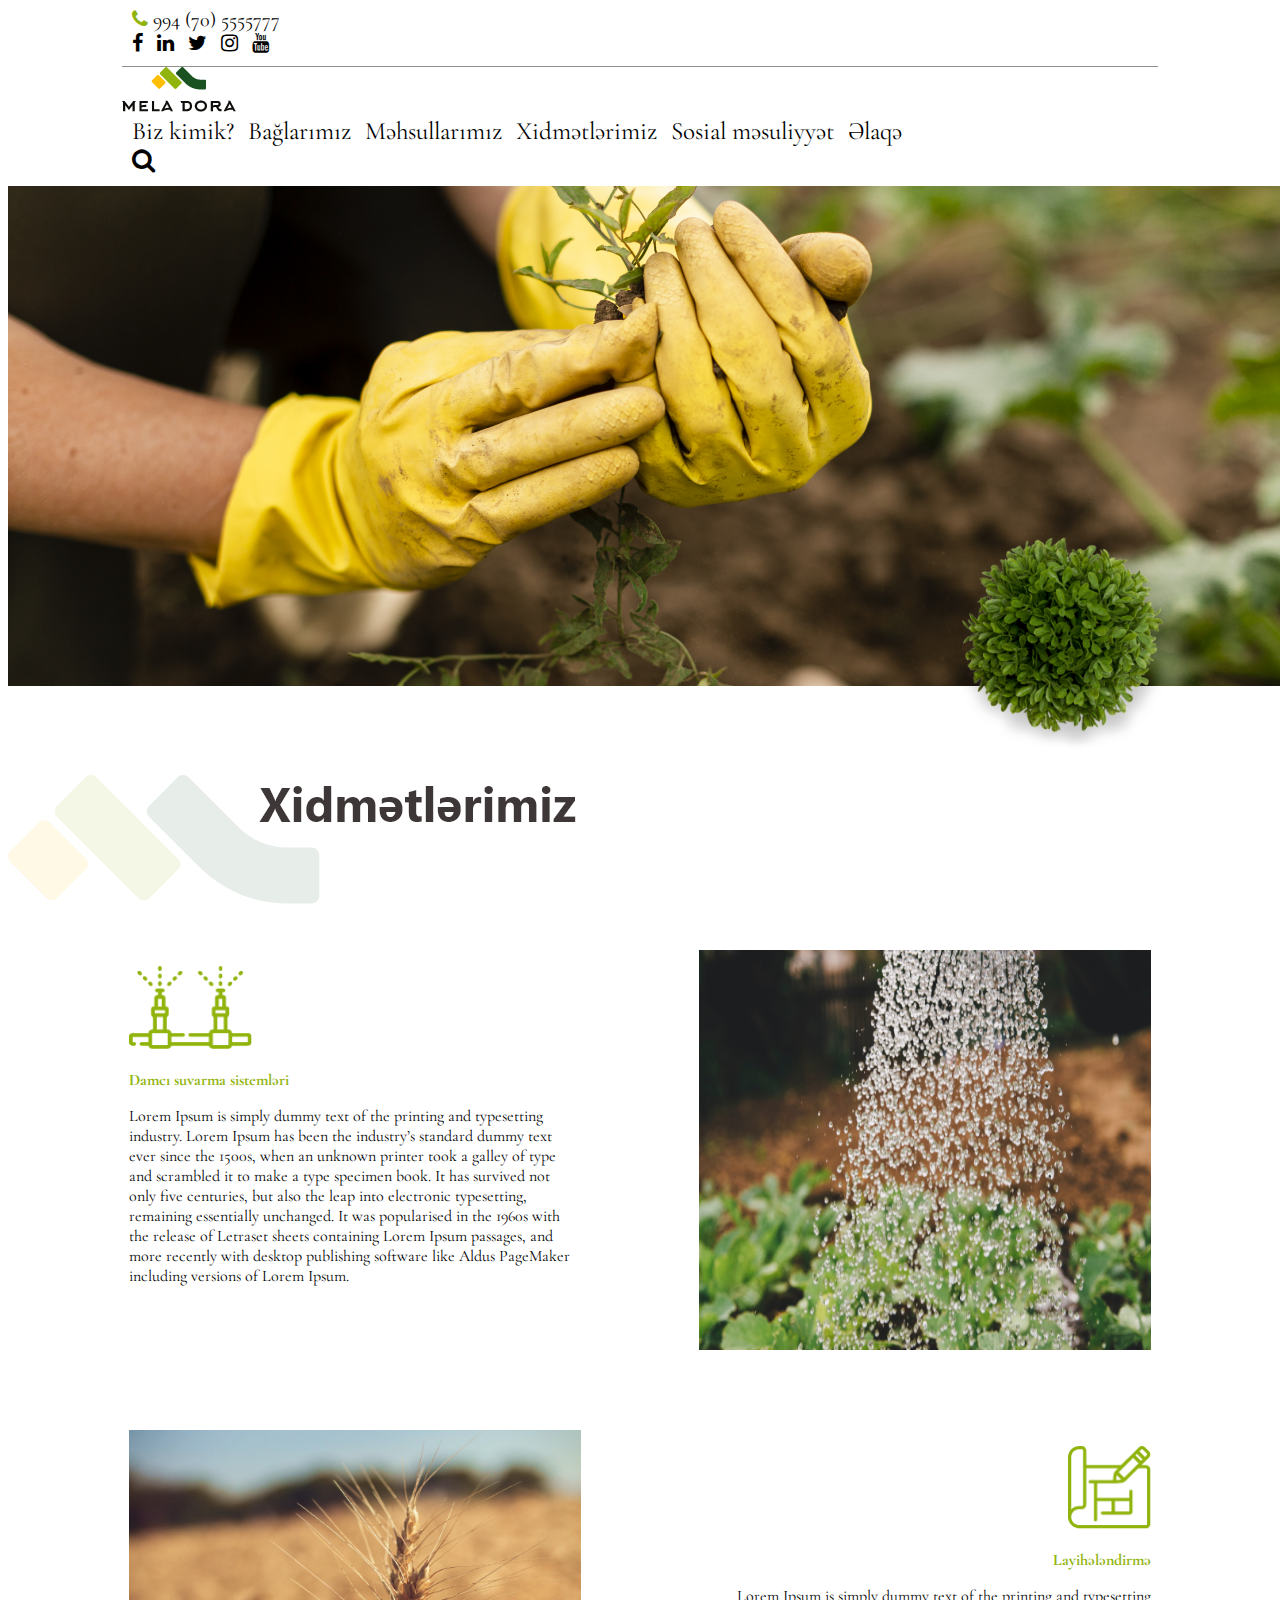
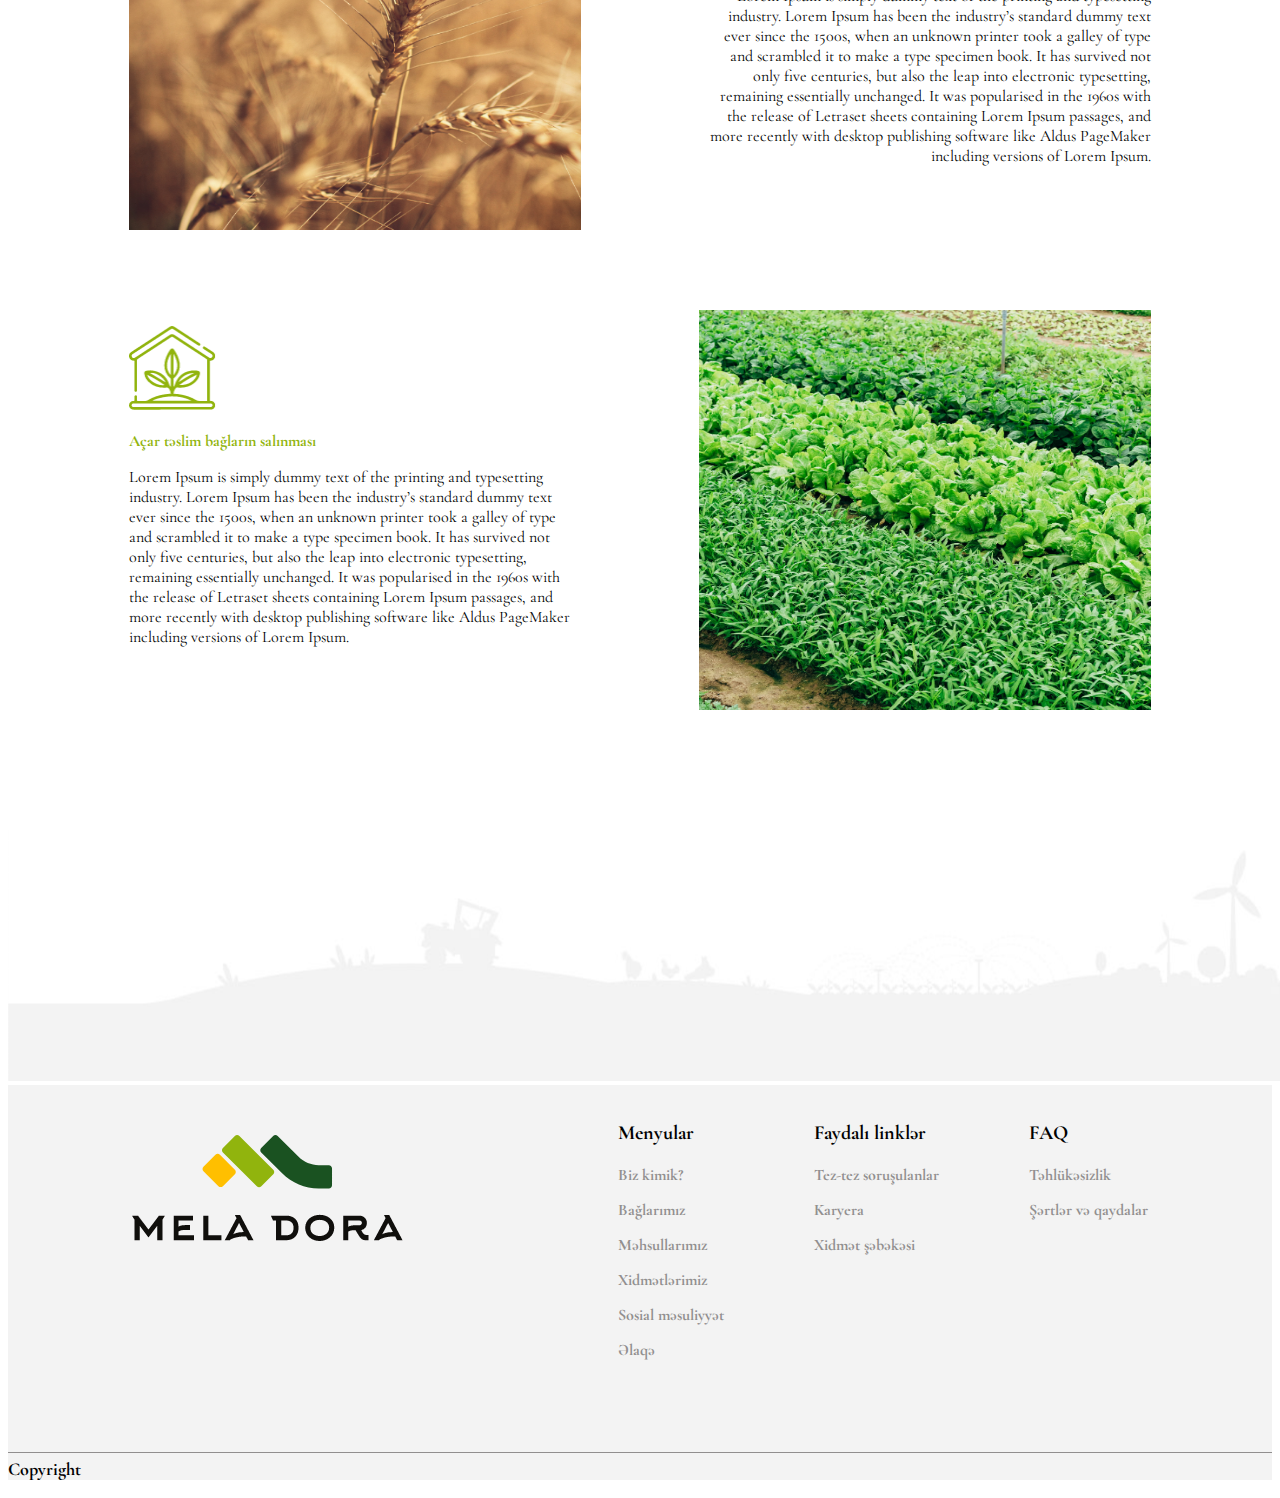
<file: services/index.html>
<!DOCTYPE html>
<html lang="en">

<head>
    <meta charset="UTF-8">
    <meta http-equiv="X-UA-Compatible" content="IE=edge">
    <meta name="viewport" content="width=device-width, initial-scale=1.0">
    <title>Xidmətlərimiz</title>
    <link href="https://cdn.jsdelivr.net/npm/bootstrap@5.1.3/dist/css/bootstrap.min.css" rel="stylesheet" integrity="sha384-1BmE4kWBq78iYhFldvKuhfTAU6auU8tT94WrHftjDbrCEXSU1oBoqyl2QvZ6jIW3" crossorigin="anonymous">
    <link rel="icon" href="./images/whoweare/imgs/Group 6.png">
    <link rel="stylesheet" href="./style.css">
    <link rel="stylesheet" href="https://cdnjs.cloudflare.com/ajax/libs/font-awesome/6.0.0/css/all.min.css" integrity="sha512-9usAa10IRO0HhonpyAIVpjrylPvoDwiPUiKdWk5t3PyolY1cOd4DSE0Ga+ri4AuTroPR5aQvXU9xC6qOPnzFeg==" crossorigin="anonymous" referrerpolicy="no-referrer"
    />
    <script src="https://code.jquery.com/jquery-3.6.0.js" integrity="sha256-H+K7U5CnXl1h5ywQfKtSj8PCmoN9aaq30gDh27Xc0jk=" crossorigin="anonymous"></script>
    <link rel="stylesheet" href="https://cdnjs.cloudflare.com/ajax/libs/font-awesome/4.7.0/css/font-awesome.min.css">
    <link rel="icon" href="./images/Group 6.png">
    <link rel="stylesheet" href="./responsive.css">
</head>

<body>
    <div class="main">
        <div class="header">
            <div class="menu-for-mobile bg-white">
                <div class="icons">
                    <a href="../index.html"><img src="./images/Group 1.png" alt="" class="img-fluid"></a>
                    <i class="fa fa-times" aria-hidden="true" id="cancel-for-menu"></i>
                </div>
                <div class="options">
                    <ul>
                        <li>
                            <a href="../maladora-whoweare/index.html">Biz kimik?</a>
                        </li>
                        <li>
                            <a href="../gardens/index.html">Bağlarımız</a>
                        </li>
                        <li>
                            <a href="../products/index.html">Məhsullarımız</a>
                        </li>
                        <li>
                            <a href="../services/index.html">Xidmətlərimiz</a>
                        </li>
                        <li>
                            <a href="../social/index.html">Sosial məsuliyyət</a>
                        </li>
                        <li>
                            <a href="../contact/index.html">Əlaqə</a>
                        </li>
                    </ul>
                </div>
                <div class="social-media-icon-for-menu">
                    <a href="#"><i class="fa fa-facebook" aria-hidden="true"></i></a>
                    <a href="#"><i class="fa fa-linkedin" aria-hidden="true"></i></a>
                    <a href="#"><i class="fa fa-twitter" aria-hidden="true"></i></a>
                    <a href="#"><i class="fa fa-instagram" aria-hidden="true"></i></a>
                    <a href="#"><i class="fa fa-youtube" aria-hidden="true"></i></a>
                </div>
            </div>
            <div class="searchArea justify-content-center align-items-center position-fixed">
                <i class="fa fa-times position-absolute" id="cancel" aria-hidden="true"></i>
                <div class="w-75 h-25 d-flex justify-content-center form">
                    <input type="text" class="w-75" placeholder="Bir şeylər axtar">
                    <span class="">Axtar</span>
                </div>
            </div>
            <div class="icons d-flex justify-content-between">
                <div class="phone-number">
                    <a href="tel:0705555777"><i class="fa fa-phone mt-2" aria-hidden="true"></i>       994 (70) 5555777</a>
                </div>
                <div class="social-media-icons">
                    <a href="#"><i class="fa fa-facebook" aria-hidden="true"></i></a>
                    <a href="#"><i class="fa fa-linkedin" aria-hidden="true"></i></a>
                    <a href="#"><i class="fa fa-twitter" aria-hidden="true"></i></a>
                    <a href="#"><i class="fa fa-instagram" aria-hidden="true"></i></a>
                    <a href="#"><i class="fa fa-youtube" aria-hidden="true"></i></a>
                </div>
            </div>
            <div class="header-links d-flex justify-content-between mt-4">
                <div class="page-icon">
                    <a href="../index.html"><img src="./images/Group 1.png" alt="" class="img-fluid">
                    </a>
                </div>
                <div class="links">
                    <div class="link d-inline">
                        <a href="../maladora-whoweare/index.html">Biz kimik?</a>
                        <a href="../gardens/index.html">Bağlarımız</a>
                        <a href="../products/index.html">Məhsullarımız</a>
                        <a href="#">Xidmətlərimiz</a>
                        <a href="../social/index.html">Sosial məsuliyyət</a>
                        <a href="../contact/index.html">Əlaqə</a>
                    </div>
                    <div class="large-screen-icons search-icon">
                        <a href="#"><i class="fa fa-search" aria-hidden="true" id="searchIcon"></i></a>
                        <!-- <i class="fa-solid fa-bars" id="menu-button"></i> -->
                    </div>
                </div>
                <div class="responsive-icons">
                    <a href="#"><i class="fa fa-search search-icon" aria-hidden="true" id="searchIcon"></i></a>
                    <a href="#"><i class="fa-solid fa-bars" id="menu-button"></i></a>
                </div>
            </div>
        </div>
        <div class="body-image mt-4">
            <img src="./images/close-up-woman-harvesting-garden.png" alt="" class="img-fluid">
            <img src="./images/unnamed (2).png" alt="" class="tree">
        </div>
        <div class="service mt-5">
            <div class="cards container">
                <div class="card1 cardbody">
                    <div class="texts">
                        <p class="h1"><img src="./images/icons/Group 436.png" alt="" class="img-fluid"></p>
                        <p class="h3">Damcı suvarma sistemləri</p>
                        <p class="cardText">Lorem Ipsum is simply dummy text of the printing and typesetting industry. Lorem Ipsum has been the industry’s standard dummy text ever since the 1500s, when an unknown printer took a galley of type and scrambled it to make a type
                            specimen book. It has survived not only five centuries, but also the leap into electronic typesetting, remaining essentially unchanged. It was popularised in the 1960s with the release of Letraset sheets containing Lorem Ipsum
                            passages, and more recently with desktop publishing software like Aldus PageMaker including versions of Lorem Ipsum.</p>
                    </div>
                    <img class="mt-2" src="images/icons/markus-spiske-sFydXGrt5OA-unsplash.png" alt="" class="img-fluid">
                </div>
                <div class="card2 cardbody">
                    <img src="./images/gardens/karina-vorozheeva-brQS8ihqRq4-unsplash.png" alt="" class="img-fluid">
                    <div class="texts">
                        <p class="h1"><img src="./images/services/Path 4414.png" alt=""></p>
                        <p class="h3">Layihələndirmə</p>
                        <p class="cardText mt-4">Lorem Ipsum is simply dummy text of the printing and typesetting industry. Lorem Ipsum has been the industry’s standard dummy text ever since the 1500s, when an unknown printer took a galley of type and scrambled it to make a type
                            specimen book. It has survived not only five centuries, but also the leap into electronic typesetting, remaining essentially unchanged. It was popularised in the 1960s with the release of Letraset sheets containing Lorem Ipsum
                            passages, and more recently with desktop publishing software like Aldus PageMaker including versions of Lorem Ipsum.</p>
                    </div>
                </div>
                <div class="card3 cardbody">
                    <div class="texts">
                        <p class="h1"><img src="./images/services/Path 4413.png" alt=""></p>
                        <p class="h3">Açar təslim bağların salınması</p>
                        <p class="cardText ">Lorem Ipsum is simply dummy text of the printing and typesetting industry. Lorem Ipsum has been the industry’s standard dummy text ever since the 1500s, when an unknown printer took a galley of type and scrambled it to make a type
                            specimen book. It has survived not only five centuries, but also the leap into electronic typesetting, remaining essentially unchanged. It was popularised in the 1960s with the release of Letraset sheets containing Lorem Ipsum
                            passages, and more recently with desktop publishing software like Aldus PageMaker including versions of Lorem Ipsum.</p>
                    </div>
                    <img class="mt-2" src="./images/gardens/markus-winkler-HeqXGxnsnX4-unsplash.png" alt="" class="img-fluid">
                </div>
            </div>
        </div>

        <footer class="content-footer">
            <div class="img-1">
                <img src="./images/gallery/Screen Shot 2021-12-22 at 00.25.02.png" alt="" class="img-fluid">
            </div>
            <div class="contents">
                <div class="linksAndIcon">
                    <div class="icon"><img src="./images/gallery/Group 418.png" alt=""></div>
                    <div class="links">
                        <ul class="menu">
                            <p>Menyular</p>
                            <li>
                                <a href="#">Biz kimik?</a>
                            </li>
                            <li>
                                <a href="#">Bağlarımız</a>
                            </li>
                            <li>
                                <a href="#">Məhsullarımız</a>
                            </li>
                            <li>
                                <a href="#">Xidmətlərimiz</a>
                            </li>
                            <li>
                                <a href="#">Sosial məsuliyyət</a>
                            </li>
                            <li><a href="#">Əlaqə</a></li>
                        </ul>
                        <ul class="useful-links">
                            <p>Faydalı linklər</p>
                            <li>
                                <a href="#">Tez-tez soruşulanlar</a>
                            </li>
                            <li>
                                <a href="#">Karyera</a>
                            </li>
                            <li>
                                <a href="#">Xidmət şəbəkəsi</a>
                            </li>
                        </ul>
                        <ul class="faq">
                            <p>FAQ</p>
                            <li>
                                <a href="#">Təhlükəsizlik</a>
                            </li>
                            <li>
                                <a href="#">Şərtlər və qaydalar</a>
                            </li>
                            </ulc>
                    </div>
                </div>
                <div class="line container">
                    <p>Copyright</p>
                </div>
            </div>
        </footer>
        <div class="back-upper">
            <i class="fas fa-angle-up" aria-hidden="true"></i>
        </div>
    </div>
    <script src="./app.js"></script>
</body>

</html>
</file>
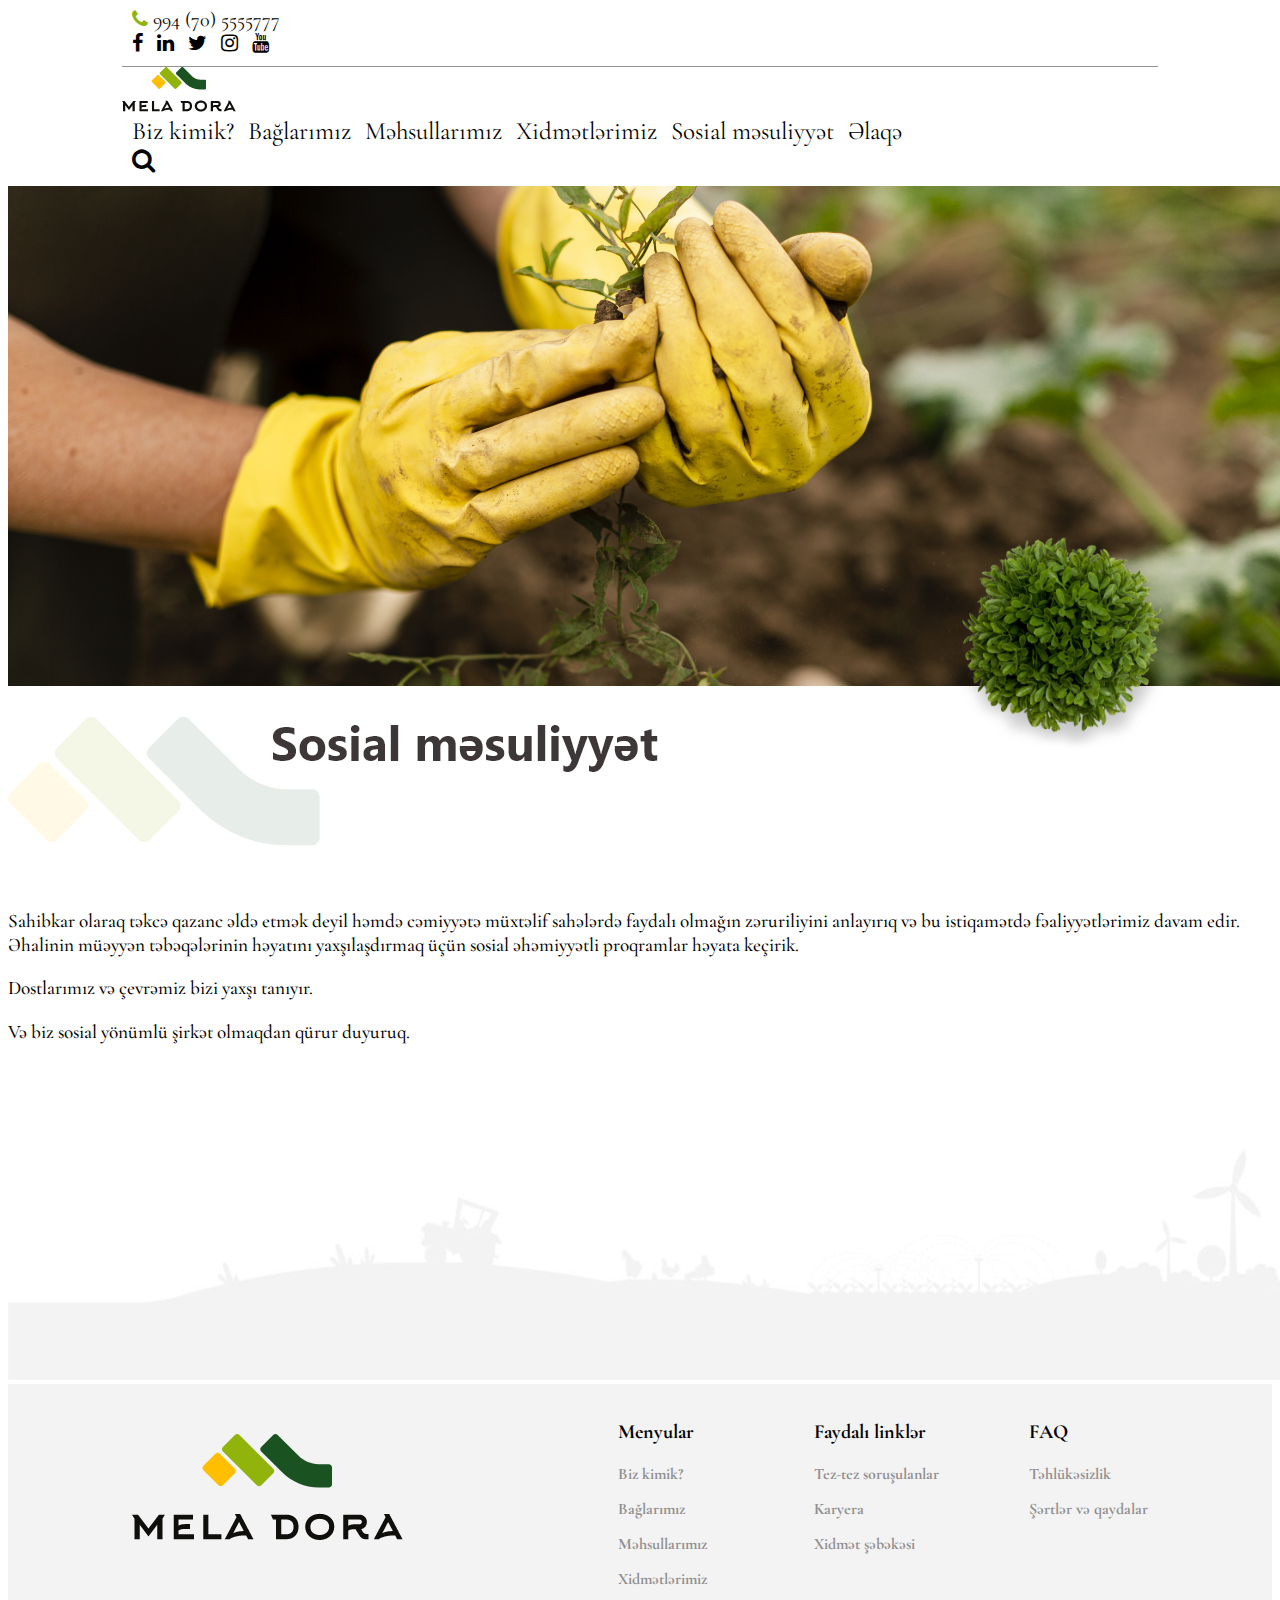
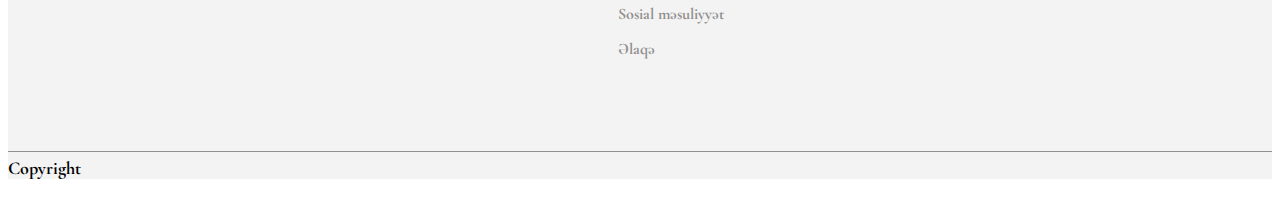
<file: social/index.html>
<!DOCTYPE html>
<html lang="en">

<head>
    <meta charset="UTF-8">
    <meta http-equiv="X-UA-Compatible" content="IE=edge">
    <meta name="viewport" content="width=device-width, initial-scale=1.0">
    <title>Sosial Məsuliyyət</title>
    <link href="https://cdn.jsdelivr.net/npm/bootstrap@5.1.3/dist/css/bootstrap.min.css" rel="stylesheet" integrity="sha384-1BmE4kWBq78iYhFldvKuhfTAU6auU8tT94WrHftjDbrCEXSU1oBoqyl2QvZ6jIW3" crossorigin="anonymous">
    <link rel="icon" href="./images/whoweare/imgs/Group 6.png">
    <link rel="stylesheet" href="./style.css">
    <link rel="stylesheet" href="https://cdnjs.cloudflare.com/ajax/libs/font-awesome/6.0.0/css/all.min.css" integrity="sha512-9usAa10IRO0HhonpyAIVpjrylPvoDwiPUiKdWk5t3PyolY1cOd4DSE0Ga+ri4AuTroPR5aQvXU9xC6qOPnzFeg==" crossorigin="anonymous" referrerpolicy="no-referrer"
    />
    <script src="https://code.jquery.com/jquery-3.6.0.js" integrity="sha256-H+K7U5CnXl1h5ywQfKtSj8PCmoN9aaq30gDh27Xc0jk=" crossorigin="anonymous"></script>
    <link rel="stylesheet" href="https://cdnjs.cloudflare.com/ajax/libs/font-awesome/4.7.0/css/font-awesome.min.css">
    <link rel="icon" href="./images/Group 6.png">
    <link rel="stylesheet" href="./responsive.css">
</head>

<body>
    <div class="main">
        <div class="header">
            <div class="menu-for-mobile bg-white">
                <div class="icons">
                    <a href="../index.html"><img src="./images/Group 1.png" alt="" class="img-fluid">
                    </a>
                    <i class="fa fa-times" aria-hidden="true" id="cancel-for-menu"></i>
                </div>
                <div class="options">
                    <ul>
                        <li>
                            <a href="../maladora-whoweare/index.html">Biz kimik?</a>
                        </li>
                        <li>
                            <a href="../gardens/index.html">Bağlarımız</a>
                        </li>
                        <li>
                            <a href="../products/index.html">Məhsullarımız</a>
                        </li>
                        <li>
                            <a href="../services/index.html">Xidmətlərimiz</a>
                        </li>
                        <li>
                            <a href="../social/index.html">Sosial məsuliyyət</a>
                        </li>
                        <li>
                            <a href="../contact/index.html">Əlaqə</a>
                        </li>
                    </ul>
                </div>
                <div class="social-media-icon-for-menu">
                    <a href="#"><i class="fa fa-facebook" aria-hidden="true"></i></a>
                    <a href="#"><i class="fa fa-linkedin" aria-hidden="true"></i></a>
                    <a href="#"><i class="fa fa-twitter" aria-hidden="true"></i></a>
                    <a href="#"><i class="fa fa-instagram" aria-hidden="true"></i></a>
                    <a href="#"><i class="fa fa-youtube" aria-hidden="true"></i></a>
                </div>
            </div>
            <div class="searchArea justify-content-center align-items-center position-fixed">
                <i class="fa fa-times position-absolute" id="cancel" aria-hidden="true"></i>
                <div class="w-75 h-25 d-flex justify-content-center form">
                    <input type="text" class="w-75" placeholder="Bir şeylər axtar">
                    <span class="">Axtar</span>
                </div>
            </div>
            <div class="icons d-flex justify-content-between">
                <div class="phone-number">
                    <a href="tel:0705555777"><i class="fa fa-phone mt-2" aria-hidden="true"></i>       994 (70) 5555777</a>
                </div>
                <div class="social-media-icons">
                    <a href="#"><i class="fa fa-facebook" aria-hidden="true"></i></a>
                    <a href="#"><i class="fa fa-linkedin" aria-hidden="true"></i></a>
                    <a href="#"><i class="fa fa-twitter" aria-hidden="true"></i></a>
                    <a href="#"><i class="fa fa-instagram" aria-hidden="true"></i></a>
                    <a href="#"><i class="fa fa-youtube" aria-hidden="true"></i></a>
                </div>
            </div>
            <div class="header-links d-flex justify-content-between mt-4">
                <div class="page-icon">
                    <a href="../index.html"><img src="./images/Group 1.png" alt="" class="img-fluid">
                    </a>
                </div>
                <div class="links">
                    <div class="link d-inline">
                        <a href="../maladora-whoweare/index.html">Biz kimik?</a>
                        <a href="../gardens/index.html">Bağlarımız</a>
                        <a href="../products/">Məhsullarımız</a>
                        <a href="../services/index.html">Xidmətlərimiz</a>
                        <a href="#">Sosial məsuliyyət</a>
                        <a href="../contact/index.html">Əlaqə</a>
                    </div>
                    <div class="large-screen-icons search-icon">
                        <a href="#"><i class="fa fa-search" aria-hidden="true" id="searchIcon"></i></a>
                        <!-- <i class="fa-solid fa-bars" id="menu-button"></i> -->
                    </div>
                </div>
                <div class="responsive-icons">
                    <a href="#"><i class="fa fa-search search-icon" aria-hidden="true" id="searchIcon"></i></a>
                    <a href="#"><i class="fa-solid fa-bars" id="menu-button"></i></a>
                </div>
            </div>
        </div>
        <div class="body-image mt-4">
            <img src="./images/close-up-woman-harvesting-garden.png" alt="" class="img-fluid">
            <img src="./images/unnamed (2).png" alt="" class="tree">
        </div>
        <div class="social mt-5">
            <div class="content container">
                <div class="texts w-75 container">
                    <p class="header text-center">Sahibkar olaraq təkcə qazanc əldə etmək deyil həmdə cəmiyyətə müxtəlif sahələrdə faydalı olmağın zəruriliyini anlayırıq və bu istiqamətdə fəaliyyətlərimiz davam edir. Əhalinin müəyyən təbəqələrinin həyatını yaxşılaşdırmaq üçün sosial
                        əhəmiyyətli proqramlar həyata keçirik.
                    </p>
                    <p class="footer1 text-center">Dostlarımız və çevrəmiz bizi yaxşı tanıyır.
                    </p>
                    <p class="footer2 text-center">Və biz sosial yönümlü şirkət olmaqdan qürur duyuruq.</p>
                </div>
            </div>
        </div>

        <footer class="content-footer">
            <div class="img-1">
                <img src="./images/gallery/Screen Shot 2021-12-22 at 00.25.02.png" alt="" class="img-fluid">
            </div>
            <div class="contents">
                <div class="linksAndIcon">
                    <div class="icon"><img src="./images/gallery/Group 418.png" alt=""></div>
                    <div class="links">
                        <ul class="menu">
                            <p>Menyular</p>
                            <li>
                                <a href="#">Biz kimik?</a>
                            </li>
                            <li>
                                <a href="#">Bağlarımız</a>
                            </li>
                            <li>
                                <a href="#">Məhsullarımız</a>
                            </li>
                            <li>
                                <a href="#">Xidmətlərimiz</a>
                            </li>
                            <li>
                                <a href="#">Sosial məsuliyyət</a>
                            </li>
                            <li><a href="#">Əlaqə</a></li>
                        </ul>
                        <ul class="useful-links">
                            <p>Faydalı linklər</p>
                            <li>
                                <a href="#">Tez-tez soruşulanlar</a>
                            </li>
                            <li>
                                <a href="#">Karyera</a>
                            </li>
                            <li>
                                <a href="#">Xidmət şəbəkəsi</a>
                            </li>
                        </ul>
                        <ul class="faq">
                            <p>FAQ</p>
                            <li>
                                <a href="#">Təhlükəsizlik</a>
                            </li>
                            <li>
                                <a href="#">Şərtlər və qaydalar</a>
                            </li>
                            </ulc>
                    </div>
                </div>
                <div class="line container">
                    <p>Copyright</p>
                </div>
            </div>
        </footer>
        <div class="back-upper">
            <i class="fas fa-angle-up" aria-hidden="true"></i>
        </div>
    </div>
    <script src="./app.js"></script>
</body>

</html>
</file>
<file: style.css>
@import url("https://fonts.googleapis.com/css2?family=Cormorant+Garamond:wght@300&family=EB+Garamond&display=swap");
* ::-webkit-scrollbar {
  width: 10px; }
* ::-webkit-scrollbar-track {
  background: #f1f1f1; }
* ::-webkit-scrollbar-thumb {
  background: #91B40D; }
* .meladora {
  box-sizing: border-box;
  margin: 0;
  padding: 0;
  width: 100%; }
  * .meladora .menu-for-mobile {
    display: none;
    width: 25%;
    position: fixed;
    box-sizing: border-box;
    left: 0px;
    z-index: 1;
    background-color: white;
    height: 100%; }
    * .meladora .menu-for-mobile .icons {
      display: flex;
      justify-content: space-between;
      margin-top: 5px;
      font-size: 45px;
      border-bottom: 1px solid; }
      * .meladora .menu-for-mobile .icons img {
        margin: 25px;
        transform: scale(1.3); }
      * .meladora .menu-for-mobile .icons i {
        margin: 15px; }
    * .meladora .menu-for-mobile .options {
      font-family: 'Cormorant Garamond', serif;
      font-weight: 600;
      font-size: 30px; }
      * .meladora .menu-for-mobile .options ul {
        margin-left: 40px; }
        * .meladora .menu-for-mobile .options ul li {
          list-style-type: none;
          margin-top: 35px; }
        * .meladora .menu-for-mobile .options ul li::before {
          content: '';
          position: absolute;
          width: 100%;
          height: 4px;
          border-radius: 2px;
          background-color: #d6fa53;
          bottom: 0;
          left: 0;
          transform-origin: right;
          transform: scaleX(0);
          transition: transform .3s ease-in-out; }
        * .meladora .menu-for-mobile .options ul li:hover {
          transform-origin: center;
          transform: scaleX(1); }
  * .meladora .searchArea {
    display: none;
    width: 100%;
    height: 100%;
    z-index: 1;
    background-color: rgba(0, 0, 0, 0.8); }
    * .meladora .searchArea i {
      right: 40px;
      top: 40px;
      font-size: 35px;
      color: white; }
    * .meladora .searchArea i:hover {
      color: #df4759;
      cursor: pointer; }
    * .meladora .searchArea .form {
      position: relative;
      left: auto;
      top: 320px;
      left: 200px; }
      * .meladora .searchArea .form span {
        display: flex;
        font-family: 'Cormorant Garamond', serif;
        font-size: 30px;
        width: 165px;
        height: 65px;
        background-color: black;
        justify-content: center;
        align-items: center;
        font-weight: 100;
        background-color: white;
        border: 2px solid white;
        color: black;
        font-weight: bold; }
      * .meladora .searchArea .form span:hover {
        background-color: #155715;
        color: white; }
      * .meladora .searchArea .form input {
        font-family: 'Cormorant Garamond', serif;
        font-size: 20px;
        height: 65px;
        outline-style: none;
        border: 2px solid white;
        font-family: 'Times New Roman', Times, serif;
        background-color: inherit;
        color: white;
        text-indent: 15px; }
      * .meladora .searchArea .form input::placeholder {
        color: white;
        text-indent: 15px; }
      * .meladora .searchArea .form input::selection {
        background-color: #d6fa53;
        color: black; }
  * .meladora .head1 {
    width: 100%;
    height: 400px;
    display: flex;
    justify-content: start;
    align-items: center;
    flex-direction: column;
    background-image: url("./images/markus-spiske-71uUjIt3cIs-unsplash.png");
    background-repeat: no-repeat;
    background-size: cover;
    filter: brightness(70%); }
    * .meladora .head1 .header1 {
      width: 90%;
      display: flex;
      justify-content: space-around;
      align-items: center;
      font-size: 25px;
      border-bottom: 1px solid white; }
      * .meladora .head1 .header1 a:hover {
        color: white; }
      * .meladora .head1 .header1 .nums {
        display: flex; }
        * .meladora .head1 .header1 .nums i {
          color: #d7fe4b; }
        * .meladora .head1 .header1 .nums a {
          color: white;
          filter: brightness(150%);
          text-decoration: none; }
      * .meladora .head1 .header1 .icons i {
        padding: 5px;
        color: #d6fa53; }
      * .meladora .head1 .header1 .icons i:hover {
        color: white; }
    * .meladora .head1 .header2 {
      width: 90%;
      color: white;
      display: flex;
      justify-content: space-between;
      font-family: 'Cormorant Garamond', serif;
      font-size: 20px; }
      * .meladora .head1 .header2 .responsive-icons .fa-bars {
        display: none; }
      * .meladora .head1 .header2 .texts {
        display: flex;
        justify-content: end; }
        * .meladora .head1 .header2 .texts a {
          text-decoration: none;
          color: white; }
        * .meladora .head1 .header2 .texts a,
        * .meladora .head1 .header2 .texts i {
          padding: 10px; }
        * .meladora .head1 .header2 .texts a:hover {
          color: #d6fa53; }
        * .meladora .head1 .header2 .texts a {
          position: relative; }
        * .meladora .head1 .header2 .texts a::before {
          content: '';
          position: absolute;
          width: 100%;
          height: 4px;
          border-radius: 2px;
          background-color: #d6fa53;
          bottom: 0;
          left: 0;
          transform-origin: right;
          transform: scaleX(0);
          transition: transform .3s ease-in-out; }
        * .meladora .head1 .header2 .texts a:hover::before {
          transform-origin: center;
          transform: scaleX(1); }
        * .meladora .head1 .header2 .texts i:hover {
          font-weight: bold; }
  * .meladora .boxes {
    position: relative;
    display: flex;
    justify-content: space-evenly;
    top: -125px; }
    * .meladora .boxes .box:hover {
      transform: scale(1.1);
      transition: all 1s; }
    * .meladora .boxes .buttons {
      display: none; }
    * .meladora .boxes .box {
      width: 350px;
      height: 250px;
      font-family: 'Cormorant Garamond', serif;
      box-sizing: border-box;
      display: flex;
      border-radius: 15px;
      box-shadow: 5px; }
      * .meladora .boxes .box .text a {
        text-decoration: none; }
      * .meladora .boxes .box .text a:hover {
        text-decoration: underline; }
      * .meladora .boxes .box .h3 {
        font-weight: 200;
        color: white;
        font-size: 20px;
        width: 106px;
        height: 30px; }
      * .meladora .boxes .box .h1 {
        color: white;
        font-weight: bold; }
      * .meladora .boxes .box img {
        position: relative;
        right: 65px; }
    * .meladora .boxes .box1 {
      background-color: #1A5221; }
    * .meladora .boxes .box2 {
      background-color: #91B40D; }
      * .meladora .boxes .box2 img {
        width: 290.5px;
        height: 166.81px;
        right: 150px;
        top: 90px; }
    * .meladora .boxes .box3 {
      background-color: #FFBF00; }
      * .meladora .boxes .box3 img {
        right: 70px; }
* .whoarewe {
  display: flex;
  font-family: 'Cormorant Garamond', serif; }
  * .whoarewe header {
    font-weight: bold; }
  * .whoarewe img {
    border-radius: 15px; }
  * .whoarewe .h6 {
    overflow-wrap: break-word;
    font-size: 13px; }
  * .whoarewe .largeText {
    font-size: 15px; }
  * .whoarewe footer .content-footer div img:hover {
    cursor: pointer; }
  * .whoarewe footer .content-footer div span {
    font-family: 'Cormorant Garamond', serif; }
* .gardens {
  font-family: 'Cormorant Garamond', serif; }
  * .gardens .h1 {
    font-weight: bold; }
  * .gardens .cards {
    justify-content: space-evenly; }
    * .gardens .cards .card1 .h1 {
      box-sizing: border-box;
      font-size: 100px;
      color: #918F8F;
      font-weight: bold; }
    * .gardens .cards .card1 .h3 {
      width: 320px;
      font-weight: bold; }
    * .gardens .cards .card1 .cardText {
      width: 320px; }
    * .gardens .cards .card1 img {
      width: 320px;
      height: 400px;
      border-radius: 15px; }
    * .gardens .cards .card1:hover {
      transform: scale(1.1);
      transition: all 1s; }
    * .gardens .cards .card2 .h1 {
      box-sizing: border-box;
      font-size: 100px;
      color: #918F8F;
      font-weight: bold; }
    * .gardens .cards .card2 .h3 {
      width: 320px;
      font-weight: bold; }
    * .gardens .cards .card2 .cardText {
      width: 320px; }
    * .gardens .cards .card2 img {
      width: 320px;
      height: 400px;
      border-radius: 15px; }
    * .gardens .cards .card2:hover {
      transform: scale(1.1);
      transition: all 1s; }
    * .gardens .cards .card3 .h1 {
      box-sizing: border-box;
      font-size: 100px;
      color: #918F8F;
      font-weight: bold; }
    * .gardens .cards .card3 .h3 {
      width: 320px;
      font-weight: bold; }
    * .gardens .cards .card3 .cardText {
      width: 320px; }
    * .gardens .cards .card3 img {
      width: 320px;
      height: 400px;
      border-radius: 15px; }
    * .gardens .cards .card3:hover {
      transform: scale(1.1);
      transition: all 1s; }
    * .gardens .cards .card2 .h1 {
      color: #FFBF00; }
* .products {
  margin-top: 150px;
  font-family: 'Cormorant Garamond', serif; }
  * .products .h1 {
    font-weight: bold; }
  * .products .options {
    justify-content: center; }
    * .products .options a {
      margin-left: 50px;
      text-decoration: none;
      color: black;
      font-weight: bold; }
    * .products .options a:hover {
      color: #91B40D; }
  * .products .container .row {
    display: flex;
    justify-content: space-between; }
    * .products .container .row .col-1:hover {
      box-shadow: rgba(0, 0, 0, 0.35) 0px 5px 15px;
      transition: all 1s; }
    * .products .container .row .col-1 {
      width: 200px;
      height: 200px;
      border-radius: 15px; }
      * .products .container .row .col-1 img {
        width: 150px;
        height: 150px; }
      * .products .container .row .col-1 .subtitle {
        box-shadow: rgba(17, 17, 26, 0.1) 0px 4px 16px, rgba(17, 17, 26, 0.1) 0px 8px 24px, rgba(17, 17, 26, 0.1) 0px 16px 56px;
        border-radius: 15px; }
        * .products .container .row .col-1 .subtitle .h6 {
          font-weight: bold;
          font-size: 15px; }
        * .products .container .row .col-1 .subtitle .color {
          color: #91B40D;
          font-weight: bold;
          font-size: 10px; }
          * .products .container .row .col-1 .subtitle .color span {
            font-size: 15px; }
          * .products .container .row .col-1 .subtitle .color i {
            font-weight: bold; }
* .blogs {
  font-family: 'Cormorant Garamond', serif; }
  * .blogs .h1 {
    font-weight: bold; }
  * .blogs .container .images {
    justify-content: space-between;
    box-sizing: border-box; }
    * .blogs .container .images .img1 {
      width: 296px;
      height: 200px; }
      * .blogs .container .images .img1 img {
        border-radius: 15px; }
      * .blogs .container .images .img1 img:hover {
        transform: scale(1.1);
        transition: all 1s; }
      * .blogs .container .images .img1 .texts .h5 {
        font-weight: bold; }
      * .blogs .container .images .img1 .texts .h6 {
        font-weight: 100; }
    * .blogs .container .images .img1 {
      margin-top: 35px; }
    * .blogs .container .images .img2 {
      width: 296px;
      height: 200px; }
      * .blogs .container .images .img2 img {
        border-radius: 15px; }
      * .blogs .container .images .img2 img:hover {
        transform: scale(1.1);
        transition: all 1s; }
      * .blogs .container .images .img2 .texts .h5 {
        font-weight: bold; }
      * .blogs .container .images .img2 .texts .h6 {
        font-weight: 100; }
    * .blogs .container .images .img3 {
      width: 296px;
      height: 200px; }
      * .blogs .container .images .img3 img {
        border-radius: 15px; }
      * .blogs .container .images .img3 img:hover {
        transform: scale(1.1);
        transition: all 1s; }
      * .blogs .container .images .img3 .texts .h5 {
        font-weight: bold; }
      * .blogs .container .images .img3 .texts .h6 {
        font-weight: 100; }
    * .blogs .container .images .img3 {
      margin-top: 35px; }
  * .blogs footer {
    background-image: url("./images/ezgif.com-gif-maker (1).png");
    font-family: 'Cormorant Garamond', serif;
    width: 100%;
    height: 500px; }
    * .blogs footer .texts .meladora {
      position: relative;
      width: 33%;
      top: 270px;
      left: 150px; }
    * .blogs footer .links {
      display: flex;
      width: 66%;
      justify-content: space-evenly;
      position: relative;
      left: 400px;
      top: 140px; }
      * .blogs footer .links .menu {
        color: white;
        display: flex;
        flex-direction: column; }
        * .blogs footer .links .menu a {
          color: white;
          text-decoration: none; }
        * .blogs footer .links .menu a:hover {
          color: #91B40D; }
      * .blogs footer .links .useful-links {
        color: white;
        display: flex;
        flex-direction: column; }
        * .blogs footer .links .useful-links a {
          color: white;
          text-decoration: none; }
        * .blogs footer .links .useful-links a:hover {
          color: #91B40D; }
      * .blogs footer .links .faq {
        color: white;
        display: flex;
        flex-direction: column; }
        * .blogs footer .links .faq a {
          color: white;
          text-decoration: none; }
        * .blogs footer .links .faq a:hover {
          color: #91B40D; }
    * .blogs footer .copyright {
      margin-top: 170px;
      border-top: 1px solid white; }
      * .blogs footer .copyright p {
        color: white;
        margin-top: 10px;
        margin-left: -12px; }
* .back-upper {
  background-color: #FFBF00;
  width: 45px;
  height: 45px;
  position: fixed;
  bottom: 30px;
  right: 30px;
  display: flex;
  display: none;
  justify-content: center;
  align-items: center;
  border-radius: 4px; }
  * .back-upper i {
    font-size: 35px;
    color: white; }

/*# sourceMappingURL=style.css.map */
</file>
<file: responsive.css>
@media (max-width: 415px) {
  .meladora .menu-for-mobile {
    display: none;
    position: fixed;
    top: 0px;
    width: 50%; }
    .meladora .menu-for-mobile .icons {
      display: flex;
      justify-content: space-between;
      margin-top: 5px;
      font-size: 25px;
      border-bottom: 1px solid; }
      .meladora .menu-for-mobile .icons img {
        margin: 15px;
        transform: scale(0.9); }
      .meladora .menu-for-mobile .icons i {
        margin-top: 15px; }
    .meladora .menu-for-mobile .options {
      font-family: 'Cormorant Garamond', serif;
      font-weight: 600;
      font-size: 15px; }
      .meladora .menu-for-mobile .options ul {
        margin-left: 20px; }
        .meladora .menu-for-mobile .options ul li {
          list-style-type: none;
          margin-top: 25px; }
          .meladora .menu-for-mobile .options ul li a {
            text-decoration: none;
            color: black; }
    .meladora .menu-for-mobile .social-media-icon-for-menu {
      display: flex;
      font-size: 15px;
      justify-content: space-evenly; }
      .meladora .menu-for-mobile .social-media-icon-for-menu a {
        color: #b6e608; }
  .meladora .searchArea .form {
    left: 50px;
    border-radius: 5px; }
  .meladora .head1 .header1 {
    font-size: 15px; }
  .meladora .head1 .header2 .menu {
    display: none; }
  .meladora .head1 .header2 .responsive-icons .fa-bars {
    display: inline; }
  .meladora .boxes .box2,
  .meladora .boxes .box3 {
    display: none; }
  .meladora .boxes .buttons {
    display: flex;
    width: 100px;
    height: 15px;
    left: auto;
    top: 265px;
    justify-content: space-evenly; }
    .meladora .boxes .buttons span {
      width: 15px;
      height: 15px;
      border-radius: 50%;
      background-color: #6e6d6d; }
    .meladora .boxes .buttons .button1 {
      background-color: orange; }

  .whoarewe {
    display: flex;
    flex-direction: column;
    border-radius: 0; }

  .gardens {
    display: flex;
    flex-direction: column; }
    .gardens .cards {
      display: flex;
      flex-direction: column;
      justify-content: center;
      align-items: center; }
      .gardens .cards .card2 {
        margin: 10px 0 10px 0;
        display: flex;
        flex-direction: column-reverse; }

  .products {
    width: 410px; }
    .products .options {
      display: flex;
      margin-left: -40px; }
      .products .options a {
        font-size: 12px;
        font-weight: bold;
        display: inline; }
    .products .container .row {
      display: flex;
      flex-direction: column;
      align-items: center; }
      .products .container .row .col-1 {
        margin-top: 20px;
        width: 85%; }
        .products .container .row .col-1 img {
          margin-left: 25%; }

  .blogs {
    display: flex;
    flex-direction: column; }
    .blogs .container .images {
      flex-direction: column;
      align-items: center; }
      .blogs .container .images .img2 {
        margin-top: 150px; }
      .blogs .container .images .img3 {
        margin-top: 160px; }
    .blogs footer .texts {
      margin-top: -60px; }
    .blogs footer .copyright {
      margin-top: 335px; }
    .blogs footer .links {
      font-size: 11px;
      left: 70px;
      top: 300px; }
      .blogs footer .links .menu {
        text-align: center;
        display: flex;
        flex-direction: column; }
        .blogs footer .links .menu a {
          color: white; }
      .blogs footer .links .copyright {
        margin-top: 300px; }
      .blogs footer .links .useful-links {
        text-align: center;
        display: flex;
        flex-direction: column; }
        .blogs footer .links .useful-links a {
          color: white; }
      .blogs footer .links .faq {
        text-align: center;
        display: flex;
        flex-direction: column; }
        .blogs footer .links .faq a {
          color: white; }

  .back-upper {
    right: 30px; } }

/*# sourceMappingURL=responsive.css.map */
</file>
<file: contact/style.css>
@charset "UTF-8";
@import url("https://fonts.googleapis.com/css2?family=Cormorant+Garamond:wght@300&family=EB+Garamond&display=swap");
* ::-webkit-scrollbar {
  width: 10px; }
* ::-webkit-scrollbar-track {
  background: #f1f1f1; }
* ::-webkit-scrollbar-thumb {
  background: #91B40D; }
* .main .header .menu-for-mobile {
  display: none;
  width: 25%;
  position: fixed;
  box-sizing: border-box;
  left: 0px;
  z-index: 1;
  background-color: white;
  height: 100%; }
  * .main .header .menu-for-mobile .icons {
    display: flex;
    justify-content: space-between;
    margin-top: 5px;
    font-size: 45px;
    border-bottom: 1px solid; }
    * .main .header .menu-for-mobile .icons img {
      margin: 25px;
      transform: scale(1.3); }
    * .main .header .menu-for-mobile .icons i {
      margin: 15px; }
  * .main .header .menu-for-mobile .options {
    font-family: 'Cormorant Garamond', serif;
    font-weight: 600;
    font-size: 30px; }
    * .main .header .menu-for-mobile .options ul {
      margin-left: 40px; }
      * .main .header .menu-for-mobile .options ul li {
        list-style-type: none;
        margin-top: 35px; }
      * .main .header .menu-for-mobile .options ul li::before {
        content: '';
        position: absolute;
        width: 100%;
        height: 4px;
        border-radius: 2px;
        background-color: #d6fa53;
        bottom: 0;
        left: 0;
        transform-origin: right;
        transform: scaleX(0);
        transition: transform .3s ease-in-out; }
      * .main .header .menu-for-mobile .options ul li:hover {
        transform-origin: center;
        transform: scaleX(1); }
* .main .header .searchArea {
  display: none;
  width: 100%;
  height: 100%;
  z-index: 1;
  top: 0px;
  background-color: rgba(0, 0, 0, 0.8); }
  * .main .header .searchArea i {
    right: 40px;
    top: 40px;
    font-size: 35px;
    color: white; }
  * .main .header .searchArea i:hover {
    color: #df4759;
    cursor: pointer; }
  * .main .header .searchArea .form {
    position: relative;
    left: auto;
    top: 300px;
    left: 200px; }
    * .main .header .searchArea .form span {
      display: flex;
      font-family: 'Cormorant Garamond', serif;
      font-size: 30px;
      width: 165px;
      height: 65px;
      background-color: black;
      justify-content: center;
      align-items: center;
      font-weight: 100;
      background-color: white;
      border: 2px solid white;
      color: black;
      font-weight: bold; }
    * .main .header .searchArea .form span:hover {
      background-color: #155715;
      color: white; }
    * .main .header .searchArea .form input {
      font-family: 'Cormorant Garamond', serif;
      font-size: 20px;
      height: 65px;
      outline-style: none;
      border: 2px solid white;
      font-family: 'Times New Roman', Times, serif;
      background-color: inherit;
      color: white;
      text-indent: 15px; }
    * .main .header .searchArea .form input::placeholder {
      color: white;
      text-indent: 15px; }
    * .main .header .searchArea .form input::selection {
      background-color: #d6fa53;
      color: black; }
* .main .header .icons {
  margin-top: 7px;
  border-bottom: 1px solid #918F8F;
  width: 82%;
  margin-left: 9%;
  padding-bottom: 10px; }
  * .main .header .icons a {
    color: black;
    text-decoration: none;
    margin-left: 10px;
    font-family: 'Cormorant Garamond', serif;
    font-size: 20px; }
  * .main .header .icons a:hover {
    color: #91B40D;
    transition: all 300ms; }
  * .main .header .icons .phone-number i {
    color: #91B40D; }
  * .main .header .icons .phone-number a:hover i {
    animation-name: ring;
    animation-duration: 150ms;
    animation-iteration-count: 5;
    animation-timing-function: ease-in; }
@keyframes ring {
  0% {
    transform: rotate(0deg); }
  25% {
    transform: rotate(25deg); }
  50% {
    transform: rotate(0eg); }
  75% {
    transform: rotate(-25deg); }
  100% {
    transform: rotate(0deg); } }
* .main .header .header-links {
  box-sizing: border-box;
  width: 82%;
  margin-left: 9%;
  padding-bottom: 10px; }
  * .main .header .header-links .responsive-icons {
    display: none; }
  * .main .header .header-links .links .large-screen-icons {
    display: inline; }
    * .main .header .header-links .links .large-screen-icons a {
      color: black;
      text-decoration: none;
      margin-left: 10px;
      font-family: 'Cormorant Garamond', serif;
      font-size: 25px; }
  * .main .header .header-links .links .link a {
    color: black;
    text-decoration: none;
    margin-left: 10px;
    font-family: 'Cormorant Garamond', serif;
    font-size: 25px; }
  * .main .header .header-links .links .link a {
    position: relative; }
  * .main .header .header-links .links .link a::before {
    content: '';
    position: absolute;
    width: 100%;
    height: 1px;
    border-radius: 2px;
    background-color: #91B40D;
    bottom: 0;
    left: 0;
    transform-origin: right;
    transform: scaleX(0);
    transition: transform .3s ease-in-out; }
  * .main .header .header-links .links .link a::after {
    content: '';
    position: absolute;
    width: 100%;
    height: 1px;
    border-radius: 2px;
    background-color: #91B40D;
    top: 0;
    left: 0;
    transform-origin: right;
    transform: scaleX(0);
    transition: transform .3s ease-in-out; }
  * .main .header .header-links .links .link a:hover::before {
    transform-origin: center;
    transform: scaleX(1);
    color: #91B40D; }
  * .main .header .header-links .links .link a:hover::after {
    transform-origin: center;
    transform: scaleX(1);
    color: #91B40D; }
* .main .body-image {
  position: relative; }
  * .main .body-image .tree {
    position: absolute;
    right: 100px;
    top: 350px; }
* .main .contact {
  background-image: url("./images/services/Component 2 – 1.png");
  background-repeat: no-repeat;
  width: 100%; }
  * .main .contact .login-area {
    position: relative;
    top: 200px;
    border: 1px solid rebeccapurple;
    display: flex;
    justify-content: space-between; }
    * .main .contact .login-area .login form {
      display: flex;
      flex-direction: column;
      font-family: "Cormorant Garamond", serif; }
      * .main .contact .login-area .login form input {
        border: none;
        outline-style: none;
        border-bottom: 1px solid;
        border-color: #918F8F;
        margin-top: 25px;
        text-indent: 10px;
        padding-bottom: 8px;
        width: 500px;
        font-size: 20px; }
      * .main .contact .login-area .login form textarea {
        margin-top: 25px;
        text-indent: 10px;
        height: 140px;
        width: 500px;
        font-size: 20px;
        outline-style: none; }
      * .main .contact .login-area .login form button {
        margin-top: 25px;
        margin-bottom: 25px;
        width: 180px;
        height: 50px;
        border: none;
        background-color: #91B40D;
        color: white;
        box-sizing: border-box;
        font-size: 20px;
        border-radius: 5px; }
    * .main .contact .login-area .contact-area {
      position: relative;
      background-color: #91B40D;
      width: 50%;
      right: -12px;
      display: flex;
      flex-direction: column;
      justify-content: space-evenly; }
      * .main .contact .login-area .contact-area p {
        text-align: center;
        margin-bottom: 10px;
        color: white;
        font-family: "Cormorant Garamond", serif;
        font-size: 20px;
        font-weight: 600; }
        * .main .contact .login-area .contact-area p i {
          font-size: 35px;
          color: white; }
        * .main .contact .login-area .contact-area p a {
          color: white;
          font-family: "Cormorant Garamond", serif;
          text-decoration: none; }
        * .main .contact .login-area .contact-area p span {
          padding: 5px; }
      * .main .contact .login-area .contact-area .icons i {
        font-size: 45px; }
      * .main .contact .login-area .contact-area .icons i:hover {
        transform: scale(0.8);
        transition: all 1s; }
      * .main .contact .login-area .contact-area .phone:hover i {
        animation-name: ring;
        animation-duration: 150ms;
        animation-iteration-count: 5;
        animation-timing-function: ease-in; }
@keyframes ring {
  0% {
    transform: rotate(0deg); }
  25% {
    transform: rotate(25deg); }
  50% {
    transform: rotate(0eg); }
  75% {
    transform: rotate(-25deg); }
  100% {
    transform: rotate(0deg); } }
* .main .content-footer {
  margin-top: 220px; }
  * .main .content-footer .contents {
    background-color: #F3F3F3; }
    * .main .content-footer .contents .linksAndIcon {
      width: 100%;
      height: 367px;
      display: flex;
      justify-content: space-evenly;
      box-sizing: border-box; }
      * .main .content-footer .contents .linksAndIcon .icon {
        margin-top: 50px; }
      * .main .content-footer .contents .linksAndIcon .links {
        align-self: flex-start;
        display: flex;
        justify-content: space-between; }
        * .main .content-footer .contents .linksAndIcon .links ul {
          margin-left: 50px;
          list-style-type: none;
          font-family: "Cormorant Garamond", serif; }
          * .main .content-footer .contents .linksAndIcon .links ul p {
            font-weight: bolder;
            font-size: 20px; }
          * .main .content-footer .contents .linksAndIcon .links ul li {
            padding-bottom: 15px; }
            * .main .content-footer .contents .linksAndIcon .links ul li a {
              text-decoration: none;
              color: #918F8F;
              font-weight: 900; }
            * .main .content-footer .contents .linksAndIcon .links ul li a:hover {
              color: #91B40D;
              transition: all 1s; }
    * .main .content-footer .contents .line {
      border-top: 1px solid #918F8F;
      background-color: #F3F3F3; }
      * .main .content-footer .contents .line p {
        margin-top: 5px;
        font-family: "Cormorant Garamond", serif;
        font-size: large;
        font-weight: bold; }
* .main .back-upper {
  background-color: #FFBF00;
  width: 45px;
  height: 45px;
  position: fixed;
  bottom: 30px;
  right: 30px;
  display: flex;
  display: none;
  justify-content: center;
  align-items: center;
  border-radius: 4px; }
  * .main .back-upper i {
    font-size: 35px;
    color: white; }

/*# sourceMappingURL=style.css.map */
</file>
<file: contact/responsive.css>
@media (max-width: 415px) {
  .main .header .menu-for-mobile {
    z-index: 200;
    display: none;
    position: fixed;
    top: 0px;
    width: 50%; }
    .main .header .menu-for-mobile .icons {
      display: flex;
      justify-content: space-between;
      margin-top: 5px;
      font-size: 25px;
      border-bottom: 1px solid; }
      .main .header .menu-for-mobile .icons img {
        margin: 15px;
        transform: scale(0.9); }
      .main .header .menu-for-mobile .icons i {
        margin-top: 15px; }
    .main .header .menu-for-mobile .options {
      font-family: 'Cormorant Garamond', serif;
      font-weight: 600;
      font-size: 15px; }
      .main .header .menu-for-mobile .options ul {
        margin-left: 20px; }
        .main .header .menu-for-mobile .options ul li {
          list-style-type: none;
          margin-top: 25px; }
          .main .header .menu-for-mobile .options ul li a {
            text-decoration: none;
            color: black; }
    .main .header .menu-for-mobile .social-media-icon-for-menu {
      display: flex;
      font-size: 15px;
      justify-content: space-evenly; }
      .main .header .menu-for-mobile .social-media-icon-for-menu a {
        color: #b6e608; }
  .main .header .searchArea {
    z-index: 500; }
    .main .header .searchArea .form {
      left: 50px;
      border-radius: 5px; }
  .main .header .header-links .links {
    display: none; }
  .main .header .header-links .responsive-icons {
    display: inline; }
    .main .header .header-links .responsive-icons a {
      color: black;
      text-decoration: none;
      margin-left: 10px;
      font-family: 'Cormorant Garamond', serif;
      font-size: 25px; }
  .main .body-image .img-fluid {
    height: 220px; }
  .main .body-image .tree {
    width: 150px;
    height: 150px;
    top: 130px;
    right: 30px; }
  .main .contact {
    width: 100%;
    background-size: 150% 35%; }
    .main .contact .login-area {
      position: relative;
      top: 150px;
      display: flex;
      flex-direction: column; }
      .main .contact .login-area .login form {
        display: flex;
        flex-direction: column; }
        .main .contact .login-area .login form .h1 {
          width: 120%;
          margin-left: 80px; }
        .main .contact .login-area .login form input {
          border: none;
          outline-style: none;
          border-bottom: 1px solid;
          border-color: #918F8F;
          margin-top: 25px;
          text-indent: 10px;
          padding-bottom: 8px;
          width: 250px;
          font-size: 20px; }
        .main .contact .login-area .login form textarea {
          margin-top: 25px;
          text-indent: 10px;
          height: 140px;
          width: 340px;
          font-size: 20px;
          outline-style: none; }
        .main .contact .login-area .login form button {
          margin-top: 25px;
          margin-bottom: 25px;
          width: 180px;
          height: 50px;
          border: none;
          background-color: #91B40D;
          color: white;
          box-sizing: border-box;
          font-size: 20px;
          border-radius: 5px; }
      .main .contact .login-area .contact-area {
        position: relative;
        background-color: #91B40D;
        width: 100%;
        display: flex;
        flex-direction: column;
        margin-left: -10px;
        border: none; }
        .main .contact .login-area .contact-area p {
          text-align: center;
          margin-bottom: 10px;
          color: white;
          font-size: 20px;
          font-weight: 600; }
          .main .contact .login-area .contact-area p i {
            font-size: 35px;
            color: white; }
          .main .contact .login-area .contact-area p a {
            color: white;
            text-decoration: none; }
          .main .contact .login-area .contact-area p span {
            padding: 5px; }
        .main .contact .login-area .contact-area .icons i {
          font-size: 45px; }
  .main .content-footer .contents {
    display: flex;
    flex-direction: column;
    justify-content: center;
    align-items: center; }
    .main .content-footer .contents .linksAndIcon {
      display: flex;
      flex-direction: column;
      font-size: 15px; }
      .main .content-footer .contents .linksAndIcon .icon {
        margin-left: 65px; }
      .main .content-footer .contents .linksAndIcon .links {
        margin-top: 30px;
        margin-left: -70px; }
        .main .content-footer .contents .linksAndIcon .links ul p {
          font-size: 15px;
          margin-bottom: 0px; }
        .main .content-footer .contents .linksAndIcon .links ul li {
          margin-top: -2px;
          padding: 0px; }
          .main .content-footer .contents .linksAndIcon .links ul li a {
            font-size: 10px; }
  .main .back-upper {
    right: 30px; } }

/*# sourceMappingURL=responsive.css.map */
</file>
<file: gardens/style.css>
@charset "UTF-8";
@import url("https://fonts.googleapis.com/css2?family=Cormorant+Garamond:wght@300&family=EB+Garamond&display=swap");
* ::-webkit-scrollbar {
  width: 10px; }
* ::-webkit-scrollbar-track {
  background: #f1f1f1; }
* ::-webkit-scrollbar-thumb {
  background: #91B40D; }
* .main .header .menu-for-mobile {
  display: none;
  width: 25%;
  position: fixed;
  box-sizing: border-box;
  left: 0px;
  z-index: 1;
  background-color: white;
  height: 100%; }
  * .main .header .menu-for-mobile .icons {
    display: flex;
    justify-content: space-between;
    margin-top: 5px;
    font-size: 45px;
    border-bottom: 1px solid; }
    * .main .header .menu-for-mobile .icons img {
      margin: 25px;
      transform: scale(1.3); }
    * .main .header .menu-for-mobile .icons i {
      margin: 15px; }
  * .main .header .menu-for-mobile .options {
    font-family: 'Cormorant Garamond', serif;
    font-weight: 600;
    font-size: 30px; }
    * .main .header .menu-for-mobile .options ul {
      margin-left: 40px; }
      * .main .header .menu-for-mobile .options ul li {
        list-style-type: none;
        margin-top: 35px; }
      * .main .header .menu-for-mobile .options ul li::before {
        content: '';
        position: absolute;
        width: 100%;
        height: 4px;
        border-radius: 2px;
        background-color: #d6fa53;
        bottom: 0;
        left: 0;
        transform-origin: right;
        transform: scaleX(0);
        transition: transform .3s ease-in-out; }
      * .main .header .menu-for-mobile .options ul li:hover {
        transform-origin: center;
        transform: scaleX(1); }
* .main .header .searchArea {
  display: none;
  width: 100%;
  height: 100%;
  z-index: 1;
  top: 0px;
  background-color: rgba(0, 0, 0, 0.8); }
  * .main .header .searchArea i {
    right: 40px;
    top: 40px;
    font-size: 35px;
    color: white; }
  * .main .header .searchArea i:hover {
    color: #df4759;
    cursor: pointer; }
  * .main .header .searchArea .form {
    position: relative;
    left: auto;
    top: 300px;
    left: 200px; }
    * .main .header .searchArea .form span {
      display: flex;
      font-family: 'Cormorant Garamond', serif;
      font-size: 30px;
      width: 165px;
      height: 65px;
      background-color: black;
      justify-content: center;
      align-items: center;
      font-weight: 100;
      background-color: white;
      border: 2px solid white;
      color: black;
      font-weight: bold; }
    * .main .header .searchArea .form span:hover {
      background-color: #155715;
      color: white; }
    * .main .header .searchArea .form input {
      font-family: 'Cormorant Garamond', serif;
      font-size: 20px;
      height: 65px;
      outline-style: none;
      border: 2px solid white;
      font-family: 'Times New Roman', Times, serif;
      background-color: inherit;
      color: white;
      text-indent: 15px; }
    * .main .header .searchArea .form input::placeholder {
      color: white;
      text-indent: 15px; }
    * .main .header .searchArea .form input::selection {
      background-color: #d6fa53;
      color: black; }
* .main .header .icons {
  margin-top: 7px;
  border-bottom: 1px solid #918F8F;
  width: 82%;
  margin-left: 9%;
  padding-bottom: 10px; }
  * .main .header .icons a {
    color: black;
    text-decoration: none;
    margin-left: 10px;
    font-family: 'Cormorant Garamond', serif;
    font-size: 20px; }
  * .main .header .icons a:hover {
    color: #91B40D;
    transition: all 300ms; }
  * .main .header .icons .phone-number i {
    color: #91B40D; }
  * .main .header .icons .phone-number a:hover i {
    animation-name: ring;
    animation-duration: 150ms;
    animation-iteration-count: 5;
    animation-timing-function: ease-in; }
@keyframes ring {
  0% {
    transform: rotate(0deg); }
  25% {
    transform: rotate(25deg); }
  50% {
    transform: rotate(0eg); }
  75% {
    transform: rotate(-25deg); }
  100% {
    transform: rotate(0deg); } }
* .main .header .header-links {
  box-sizing: border-box;
  width: 82%;
  margin-left: 9%;
  padding-bottom: 10px; }
  * .main .header .header-links .responsive-icons {
    display: none; }
  * .main .header .header-links .links .large-screen-icons {
    display: inline; }
    * .main .header .header-links .links .large-screen-icons a {
      color: black;
      text-decoration: none;
      margin-left: 10px;
      font-family: 'Cormorant Garamond', serif;
      font-size: 25px; }
  * .main .header .header-links .links .link a {
    color: black;
    text-decoration: none;
    margin-left: 10px;
    font-family: 'Cormorant Garamond', serif;
    font-size: 25px; }
  * .main .header .header-links .links .link a {
    position: relative; }
  * .main .header .header-links .links .link a::before {
    content: '';
    position: absolute;
    width: 100%;
    height: 1px;
    border-radius: 2px;
    background-color: #91B40D;
    bottom: 0;
    left: 0;
    transform-origin: right;
    transform: scaleX(0);
    transition: transform .3s ease-in-out; }
  * .main .header .header-links .links .link a::after {
    content: '';
    position: absolute;
    width: 100%;
    height: 1px;
    border-radius: 2px;
    background-color: #91B40D;
    top: 0;
    left: 0;
    transform-origin: right;
    transform: scaleX(0);
    transition: transform .3s ease-in-out; }
  * .main .header .header-links .links .link a:hover::before {
    transform-origin: center;
    transform: scaleX(1);
    color: #91B40D; }
  * .main .header .header-links .links .link a:hover::after {
    transform-origin: center;
    transform: scaleX(1);
    color: #91B40D; }
* .main .body-image {
  position: relative; }
  * .main .body-image .tree {
    position: absolute;
    right: 100px;
    top: 350px; }
* .main .gardens {
  background-image: url("./images/Component 2 – 1.png");
  background-repeat: no-repeat;
  font-family: 'Cormorant Garamond', serif;
  width: 100%; }
  * .main .gardens .cards {
    width: 100%;
    position: relative;
    top: 180px;
    justify-content: center; }
    * .main .gardens .cards .card1 {
      width: 100%;
      margin-top: 80px;
      display: flex;
      justify-content: space-evenly; }
      * .main .gardens .cards .card1 .texts {
        width: 450px;
        height: 400px; }
      * .main .gardens .cards .card1 .h1 {
        box-sizing: border-box;
        font-size: 100px;
        color: #918F8F;
        font-weight: bold; }
      * .main .gardens .cards .card1 .h3 {
        font-weight: bold; }
      * .main .gardens .cards .card1 img {
        width: 452px;
        height: 400px; }
    * .main .gardens .cards .card1:hover {
      transform: scale(1.1);
      transition: all 1s; }
    * .main .gardens .cards .card2 {
      width: 100%;
      margin-top: 80px;
      display: flex;
      justify-content: space-evenly; }
      * .main .gardens .cards .card2 .texts {
        width: 450px;
        height: 400px; }
      * .main .gardens .cards .card2 .h1 {
        box-sizing: border-box;
        font-size: 100px;
        color: #918F8F;
        font-weight: bold; }
      * .main .gardens .cards .card2 .h3 {
        font-weight: bold; }
      * .main .gardens .cards .card2 img {
        width: 452px;
        height: 400px; }
    * .main .gardens .cards .card2:hover {
      transform: scale(1.1);
      transition: all 1s; }
    * .main .gardens .cards .card3 {
      width: 100%;
      margin-top: 80px;
      display: flex;
      justify-content: space-evenly; }
      * .main .gardens .cards .card3 .texts {
        width: 450px;
        height: 400px; }
      * .main .gardens .cards .card3 .h1 {
        box-sizing: border-box;
        font-size: 100px;
        color: #918F8F;
        font-weight: bold; }
      * .main .gardens .cards .card3 .h3 {
        font-weight: bold; }
      * .main .gardens .cards .card3 img {
        width: 452px;
        height: 400px; }
    * .main .gardens .cards .card3:hover {
      transform: scale(1.1);
      transition: all 1s; }
    * .main .gardens .cards .card2 p {
      text-align: end; }
* .main .content-footer {
  margin-top: 300px; }
  * .main .content-footer .contents {
    background-color: #F3F3F3; }
    * .main .content-footer .contents .linksAndIcon {
      width: 100%;
      height: 367px;
      display: flex;
      justify-content: space-evenly;
      box-sizing: border-box; }
      * .main .content-footer .contents .linksAndIcon .icon {
        margin-top: 50px; }
      * .main .content-footer .contents .linksAndIcon .links {
        align-self: flex-start;
        display: flex;
        justify-content: space-between; }
        * .main .content-footer .contents .linksAndIcon .links ul {
          margin-left: 50px;
          list-style-type: none;
          font-family: "Cormorant Garamond", serif; }
          * .main .content-footer .contents .linksAndIcon .links ul p {
            font-weight: bolder;
            font-size: 20px; }
          * .main .content-footer .contents .linksAndIcon .links ul li {
            padding-bottom: 15px; }
            * .main .content-footer .contents .linksAndIcon .links ul li a {
              text-decoration: none;
              color: #918F8F;
              font-weight: 900; }
            * .main .content-footer .contents .linksAndIcon .links ul li a:hover {
              color: #91B40D;
              transition: all 1s; }
    * .main .content-footer .contents .line {
      border-top: 1px solid #918F8F;
      background-color: #F3F3F3; }
      * .main .content-footer .contents .line p {
        margin-top: 5px;
        font-family: "Cormorant Garamond", serif;
        font-size: large;
        font-weight: bold; }
* .main .back-upper {
  background-color: #FFBF00;
  width: 45px;
  height: 45px;
  position: fixed;
  bottom: 30px;
  right: 30px;
  display: flex;
  display: none;
  justify-content: center;
  align-items: center;
  border-radius: 4px; }
  * .main .back-upper i {
    font-size: 35px;
    color: white; }

/*# sourceMappingURL=style.css.map */
</file>
<file: gardens/responsive.css>
@media (max-width: 415px) {
  .main {
    width: 100%;
    overflow: hidden; }
    .main .header .menu-for-mobile {
      z-index: 200;
      display: none;
      position: fixed;
      top: 0px;
      width: 50%; }
      .main .header .menu-for-mobile .icons {
        display: flex;
        justify-content: space-between;
        margin-top: 5px;
        font-size: 25px;
        border-bottom: 1px solid; }
        .main .header .menu-for-mobile .icons img {
          margin: 15px;
          transform: scale(0.9); }
        .main .header .menu-for-mobile .icons i {
          margin-top: 15px; }
      .main .header .menu-for-mobile .options {
        font-family: 'Cormorant Garamond', serif;
        font-weight: 600;
        font-size: 15px; }
        .main .header .menu-for-mobile .options ul {
          margin-left: 20px; }
          .main .header .menu-for-mobile .options ul li {
            list-style-type: none;
            margin-top: 25px; }
            .main .header .menu-for-mobile .options ul li a {
              text-decoration: none;
              color: black; }
      .main .header .menu-for-mobile .social-media-icon-for-menu {
        display: flex;
        font-size: 15px;
        justify-content: space-evenly; }
        .main .header .menu-for-mobile .social-media-icon-for-menu a {
          color: #b6e608; }
    .main .header .searchArea {
      z-index: 500; }
      .main .header .searchArea .form {
        left: 50px;
        border-radius: 5px; }
    .main .header .header-links .links {
      display: none; }
    .main .header .header-links .responsive-icons {
      display: inline; }
      .main .header .header-links .responsive-icons a {
        color: black;
        text-decoration: none;
        margin-left: 10px;
        font-family: 'Cormorant Garamond', serif;
        font-size: 25px; }
    .main .body-image .img-fluid {
      height: 220px; }
    .main .body-image .tree {
      width: 150px;
      height: 150px;
      top: 130px;
      right: 30px; }
    .main .gardens {
      background-size: 140% 5%;
      height: 2500px;
      overflow: hidden; }
      .main .gardens .cards {
        position: absolute;
        top: 450px;
        display: flex;
        flex-direction: column; }
        .main .gardens .cards .cardbody {
          display: flex;
          flex-direction: column;
          margin-left: auto; }
          .main .gardens .cards .cardbody img {
            width: 90%; }
          .main .gardens .cards .cardbody .texts {
            width: 90%;
            height: 500px; }
        .main .gardens .cards .card2 {
          flex-direction: column-reverse; }
          .main .gardens .cards .card2 .h1,
          .main .gardens .cards .card2 .h3 {
            text-align: start; }
    .main .content-footer {
      margin-top: 450px; }
      .main .content-footer .contents {
        display: flex;
        flex-direction: column;
        justify-content: center;
        align-items: center; }
        .main .content-footer .contents .linksAndIcon {
          display: flex;
          flex-direction: column;
          font-size: 15px; }
          .main .content-footer .contents .linksAndIcon .icon {
            margin-left: 65px; }
          .main .content-footer .contents .linksAndIcon .links {
            margin-top: 30px;
            margin-left: -70px; }
            .main .content-footer .contents .linksAndIcon .links ul p {
              font-size: 15px;
              margin-bottom: 0px; }
            .main .content-footer .contents .linksAndIcon .links ul li {
              margin-top: -2px;
              padding: 0px; }
              .main .content-footer .contents .linksAndIcon .links ul li a {
                font-size: 10px; }
    .main .back-upper {
      right: 30px; } }

/*# sourceMappingURL=responsive.css.map */
</file>
<file: maladora-whoweare/style.css>
@import url("https://fonts.googleapis.com/css2?family=Cormorant+Garamond:wght@300&family=EB+Garamond&display=swap");
* ::-webkit-scrollbar {
  width: 10px; }
* ::-webkit-scrollbar-track {
  background: #f1f1f1; }
* ::-webkit-scrollbar-thumb {
  background: #91B40D; }
* .main .header .menu-for-mobile {
  display: none;
  width: 25%;
  position: fixed;
  box-sizing: border-box;
  left: 0px;
  z-index: 1;
  background-color: white;
  height: 100%; }
  * .main .header .menu-for-mobile .icons {
    display: flex;
    justify-content: space-between;
    margin-top: 5px;
    font-size: 45px;
    border-bottom: 1px solid; }
    * .main .header .menu-for-mobile .icons img {
      margin: 25px;
      transform: scale(1.3); }
    * .main .header .menu-for-mobile .icons i {
      margin: 15px; }
  * .main .header .menu-for-mobile .options {
    font-family: 'Cormorant Garamond', serif;
    font-weight: 600;
    font-size: 30px; }
    * .main .header .menu-for-mobile .options ul {
      margin-left: 40px; }
      * .main .header .menu-for-mobile .options ul li {
        list-style-type: none;
        margin-top: 35px; }
      * .main .header .menu-for-mobile .options ul li::before {
        content: '';
        position: absolute;
        width: 100%;
        height: 4px;
        border-radius: 2px;
        background-color: #d6fa53;
        bottom: 0;
        left: 0;
        transform-origin: right;
        transform: scaleX(0);
        transition: transform .3s ease-in-out; }
      * .main .header .menu-for-mobile .options ul li:hover {
        transform-origin: center;
        transform: scaleX(1); }
* .main .header .searchArea {
  display: none;
  width: 100%;
  height: 100%;
  z-index: 1;
  top: 0px;
  background-color: rgba(0, 0, 0, 0.8); }
  * .main .header .searchArea i {
    right: 40px;
    top: 40px;
    font-size: 35px;
    color: white; }
  * .main .header .searchArea i:hover {
    color: #df4759;
    cursor: pointer; }
  * .main .header .searchArea .form {
    position: relative;
    left: auto;
    top: 300px;
    left: 200px; }
    * .main .header .searchArea .form span {
      display: flex;
      font-family: 'Cormorant Garamond', serif;
      font-size: 30px;
      width: 165px;
      height: 65px;
      background-color: black;
      justify-content: center;
      align-items: center;
      font-weight: 100;
      background-color: white;
      border: 2px solid white;
      color: black;
      font-weight: bold; }
    * .main .header .searchArea .form span:hover {
      background-color: #155715;
      color: white; }
    * .main .header .searchArea .form input {
      font-family: 'Cormorant Garamond', serif;
      font-size: 20px;
      height: 65px;
      outline-style: none;
      border: 2px solid white;
      font-family: 'Times New Roman', Times, serif;
      background-color: inherit;
      color: white;
      text-indent: 15px; }
    * .main .header .searchArea .form input::placeholder {
      color: white;
      text-indent: 15px; }
    * .main .header .searchArea .form input::selection {
      background-color: #d6fa53;
      color: black; }
* .main .header .icons {
  margin-top: 7px;
  border-bottom: 1px solid #918F8F;
  width: 82%;
  margin-left: 9%;
  padding-bottom: 10px; }
  * .main .header .icons a {
    color: black;
    text-decoration: none;
    margin-left: 10px;
    font-family: 'Cormorant Garamond', serif;
    font-size: 20px; }
  * .main .header .icons a:hover {
    color: #91B40D;
    transition: all 300ms; }
  * .main .header .icons .phone-number i {
    color: #91B40D; }
  * .main .header .icons .phone-number a:hover i {
    animation-name: ring;
    animation-duration: 150ms;
    animation-iteration-count: 5;
    animation-timing-function: ease-in; }
@keyframes ring {
  0% {
    transform: rotate(0deg); }
  25% {
    transform: rotate(25deg); }
  50% {
    transform: rotate(0eg); }
  75% {
    transform: rotate(-25deg); }
  100% {
    transform: rotate(0deg); } }
* .main .header .header-links {
  box-sizing: border-box;
  width: 82%;
  margin-left: 9%;
  padding-bottom: 10px; }
  * .main .header .header-links .responsive-icons {
    display: none; }
  * .main .header .header-links .links .large-screen-icons {
    display: inline; }
    * .main .header .header-links .links .large-screen-icons a {
      color: black;
      text-decoration: none;
      margin-left: 10px;
      font-family: 'Cormorant Garamond', serif;
      font-size: 25px; }
  * .main .header .header-links .links .link a {
    color: black;
    text-decoration: none;
    margin-left: 10px;
    font-family: 'Cormorant Garamond', serif;
    font-size: 25px; }
  * .main .header .header-links .links .link a {
    position: relative; }
  * .main .header .header-links .links .link a::before {
    content: '';
    position: absolute;
    width: 100%;
    height: 1px;
    border-radius: 2px;
    background-color: #91B40D;
    bottom: 0;
    left: 0;
    transform-origin: right;
    transform: scaleX(0);
    transition: transform .3s ease-in-out; }
  * .main .header .header-links .links .link a::after {
    content: '';
    position: absolute;
    width: 100%;
    height: 1px;
    border-radius: 2px;
    background-color: #91B40D;
    top: 0;
    left: 0;
    transform-origin: right;
    transform: scaleX(0);
    transition: transform .3s ease-in-out; }
  * .main .header .header-links .links .link a:hover::before {
    transform-origin: center;
    transform: scaleX(1);
    color: #91B40D; }
  * .main .header .header-links .links .link a:hover::after {
    transform-origin: center;
    transform: scaleX(1);
    color: #91B40D; }
* .main .body-image {
  position: relative; }
  * .main .body-image .tree {
    position: absolute;
    right: 100px;
    top: 350px; }
* .main .whoweare .container {
  display: flex; }
  * .main .whoweare .container .text .header-text {
    text-align: center;
    font-family: "Cormorant Garamond", serif;
    font-size: 30px;
    font-weight: bold; }
  * .main .whoweare .container .text .text-center {
    font-family: "Cormorant Garamond", serif;
    font-weight: 700; }
  * .main .whoweare .container .text .imgs .row .col-3 {
    display: flex;
    justify-content: center;
    align-items: center;
    flex-direction: column; }
    * .main .whoweare .container .text .imgs .row .col-3 span {
      font-family: "Cormorant Garamond", serif;
      font-weight: bold; }
  * .main .whoweare .container .image {
    margin-top: 70px;
    margin-left: 70px; }
    * .main .whoweare .container .image img:hover {
      box-shadow: 0px 0px 15px 2px #212121;
      border-radius: 15px;
      transform: scale(1.1);
      transition: all 1s; }
* .main .services {
  margin-top: 80px; }
  * .main .services .header-service {
    font-size: 25px;
    font-family: "Cormorant Garamond", serif;
    font-weight: bold; }
  * .main .services .row {
    margin-left: 40px; }
    * .main .services .row .col-4 {
      font-family: "Cormorant Garamond", serif; }
      * .main .services .row .col-4 .header {
        font-size: 20px;
        font-weight: 900;
        color: #1A5221; }
* .main .gallery {
  margin-top: 80px; }
  * .main .gallery .gallery-header {
    font-size: 25px;
    font-family: "Cormorant Garamond", serif;
    font-weight: bold; }
  * .main .gallery .images {
    margin-top: 120px; }
    * .main .gallery .images .row .different-img {
      margin-top: -80px; }
    * .main .gallery .images .row img {
      padding: 15px; }
    * .main .gallery .images .row img:hover {
      transform: scale(1.1);
      transition: all 1s; }
  * .main .gallery .three-dots {
    display: flex;
    justify-content: center; }
    * .main .gallery .three-dots span {
      margin-left: 5px;
      width: 15px;
      height: 15px;
      background-color: #b0bc82;
      border-radius: 50%; }
    * .main .gallery .three-dots .colored {
      background-color: #91B40D; }
    * .main .gallery .three-dots span:hover {
      background-color: #91B40D;
      transition: all 1s; }
* .main .content-footer .contents {
  background-color: #F3F3F3; }
  * .main .content-footer .contents .linksAndIcon {
    width: 100%;
    height: 367px;
    display: flex;
    justify-content: space-evenly;
    box-sizing: border-box; }
    * .main .content-footer .contents .linksAndIcon .icon {
      margin-top: 50px; }
    * .main .content-footer .contents .linksAndIcon .links {
      align-self: flex-start;
      display: flex;
      justify-content: space-between; }
      * .main .content-footer .contents .linksAndIcon .links ul {
        margin-left: 50px;
        list-style-type: none;
        font-family: "Cormorant Garamond", serif; }
        * .main .content-footer .contents .linksAndIcon .links ul p {
          font-weight: bolder;
          font-size: 20px; }
        * .main .content-footer .contents .linksAndIcon .links ul li {
          padding-bottom: 15px; }
          * .main .content-footer .contents .linksAndIcon .links ul li a {
            text-decoration: none;
            color: #918F8F;
            font-weight: 900; }
          * .main .content-footer .contents .linksAndIcon .links ul li a:hover {
            color: #91B40D;
            transition: all 1s; }
  * .main .content-footer .contents .line {
    border-top: 1px solid #918F8F;
    background-color: #F3F3F3; }
    * .main .content-footer .contents .line p {
      margin-top: 5px;
      font-family: "Cormorant Garamond", serif;
      font-size: large;
      font-weight: bold; }
* .main .back-upper {
  background-color: #FFBF00;
  width: 45px;
  height: 45px;
  position: fixed;
  bottom: 30px;
  right: 30px;
  display: flex;
  display: none;
  justify-content: center;
  align-items: center;
  border-radius: 4px; }
  * .main .back-upper i {
    font-size: 35px;
    color: white; }

/*# sourceMappingURL=style.css.map */
</file>
<file: maladora-whoweare/responsive.css>
@media (max-width: 415px) {
  .main .header .menu-for-mobile {
    z-index: 200;
    display: none;
    position: fixed;
    top: 0px;
    width: 50%; }
    .main .header .menu-for-mobile .icons {
      display: flex;
      justify-content: space-between;
      margin-top: 5px;
      font-size: 25px;
      border-bottom: 1px solid; }
      .main .header .menu-for-mobile .icons img {
        margin: 15px;
        transform: scale(0.9); }
      .main .header .menu-for-mobile .icons i {
        margin-top: 15px; }
    .main .header .menu-for-mobile .options {
      font-family: 'Cormorant Garamond', serif;
      font-weight: 600;
      font-size: 15px; }
      .main .header .menu-for-mobile .options ul {
        margin-left: 20px; }
        .main .header .menu-for-mobile .options ul li {
          list-style-type: none;
          margin-top: 25px; }
          .main .header .menu-for-mobile .options ul li a {
            text-decoration: none;
            color: black; }
    .main .header .menu-for-mobile .social-media-icon-for-menu {
      display: flex;
      font-size: 15px;
      justify-content: space-evenly; }
      .main .header .menu-for-mobile .social-media-icon-for-menu a {
        color: #b6e608; }
  .main .header .searchArea {
    z-index: 500; }
    .main .header .searchArea .form {
      left: 50px;
      border-radius: 5px; }
  .main .header .header-links .links {
    display: none; }
  .main .header .header-links .responsive-icons {
    display: inline; }
    .main .header .header-links .responsive-icons a {
      color: black;
      text-decoration: none;
      margin-left: 10px;
      font-family: 'Cormorant Garamond', serif;
      font-size: 25px; }
  .main .body-image .img-fluid {
    height: 220px; }
  .main .body-image .tree {
    width: 150px;
    height: 150px;
    top: 130px;
    right: 30px; }
  .main .whoweare .container .image {
    display: none; }
  .main .whoweare .container .text .imgs .row1 img {
    width: 100%; }
  .main .services .row {
    display: flex;
    flex-direction: column;
    width: 92%;
    margin-left: 35px; }
    .main .services .row .col-4 {
      margin-top: 40px;
      width: 92%;
      border-radius: 15px;
      box-shadow: 0px 0px 15px 0.5px #c5c5c5; }
  .main .content-footer .contents {
    display: flex;
    flex-direction: column;
    justify-content: center;
    align-items: center; }
    .main .content-footer .contents .linksAndIcon {
      display: flex;
      flex-direction: column;
      font-size: 15px; }
      .main .content-footer .contents .linksAndIcon .icon {
        margin-left: 65px; }
      .main .content-footer .contents .linksAndIcon .links {
        margin-top: 30px;
        margin-left: -70px; }
        .main .content-footer .contents .linksAndIcon .links ul p {
          font-size: 15px;
          margin-bottom: 0px; }
        .main .content-footer .contents .linksAndIcon .links ul li {
          margin-top: -2px;
          padding: 0px; }
          .main .content-footer .contents .linksAndIcon .links ul li a {
            font-size: 10px; }
  .main .back-upper {
    right: 30px; } }

/*# sourceMappingURL=responsive.css.map */
</file>
<file: meladora-main-page/style.css>
@import url("https://fonts.googleapis.com/css2?family=Cormorant+Garamond:wght@300&family=EB+Garamond&display=swap");
* ::-webkit-scrollbar {
  width: 10px;
}

* ::-webkit-scrollbar-track {
  background: #f1f1f1;
}

* ::-webkit-scrollbar-thumb {
  background: #91B40D;
}

* .meladora {
  -webkit-box-sizing: border-box;
          box-sizing: border-box;
  margin: 0;
  padding: 0;
  width: 100%;
}

* .meladora .menu-for-mobile {
  display: none;
  width: 25%;
  position: fixed;
  -webkit-box-sizing: border-box;
          box-sizing: border-box;
  left: 0px;
  z-index: 1;
  background-color: white;
  height: 100%;
}

* .meladora .menu-for-mobile .icons {
  display: -webkit-box;
  display: -ms-flexbox;
  display: flex;
  -webkit-box-pack: justify;
      -ms-flex-pack: justify;
          justify-content: space-between;
  margin-top: 5px;
  font-size: 45px;
  border-bottom: 1px solid;
}

* .meladora .menu-for-mobile .icons img {
  margin: 25px;
  -webkit-transform: scale(1.3);
          transform: scale(1.3);
}

* .meladora .menu-for-mobile .icons i {
  margin: 15px;
}

* .meladora .menu-for-mobile .options {
  font-family: 'Cormorant Garamond', serif;
  font-weight: 600;
  font-size: 30px;
}

* .meladora .menu-for-mobile .options ul {
  margin-left: 40px;
}

* .meladora .menu-for-mobile .options ul li {
  list-style-type: none;
  margin-top: 35px;
}

* .meladora .menu-for-mobile .options ul li::before {
  content: '';
  position: absolute;
  width: 100%;
  height: 4px;
  border-radius: 2px;
  background-color: #d6fa53;
  bottom: 0;
  left: 0;
  -webkit-transform-origin: right;
          transform-origin: right;
  -webkit-transform: scaleX(0);
          transform: scaleX(0);
  -webkit-transition: -webkit-transform .3s ease-in-out;
  transition: -webkit-transform .3s ease-in-out;
  transition: transform .3s ease-in-out;
  transition: transform .3s ease-in-out, -webkit-transform .3s ease-in-out;
}

* .meladora .menu-for-mobile .options ul li:hover {
  -webkit-transform-origin: center;
          transform-origin: center;
  -webkit-transform: scaleX(1);
          transform: scaleX(1);
}

* .meladora .searchArea {
  display: none;
  width: 100%;
  height: 100%;
  z-index: 1;
  background-color: rgba(0, 0, 0, 0.8);
}

* .meladora .searchArea i {
  right: 40px;
  top: 40px;
  font-size: 35px;
  color: white;
}

* .meladora .searchArea i:hover {
  color: #df4759;
  cursor: pointer;
}

* .meladora .searchArea .form {
  position: relative;
  left: auto;
  top: 320px;
  left: 200px;
}

* .meladora .searchArea .form span {
  display: -webkit-box;
  display: -ms-flexbox;
  display: flex;
  font-family: 'Cormorant Garamond', serif;
  font-size: 30px;
  width: 165px;
  height: 65px;
  background-color: black;
  -webkit-box-pack: center;
      -ms-flex-pack: center;
          justify-content: center;
  -webkit-box-align: center;
      -ms-flex-align: center;
          align-items: center;
  font-weight: 100;
  background-color: white;
  border: 2px solid white;
  color: black;
  font-weight: bold;
}

* .meladora .searchArea .form span:hover {
  background-color: #155715;
  color: white;
}

* .meladora .searchArea .form input {
  font-family: 'Cormorant Garamond', serif;
  font-size: 20px;
  height: 65px;
  outline-style: none;
  border: 2px solid white;
  font-family: 'Times New Roman', Times, serif;
  background-color: inherit;
  color: white;
  text-indent: 15px;
}

* .meladora .searchArea .form input::-webkit-input-placeholder {
  color: white;
  text-indent: 15px;
}

* .meladora .searchArea .form input:-ms-input-placeholder {
  color: white;
  text-indent: 15px;
}

* .meladora .searchArea .form input::-ms-input-placeholder {
  color: white;
  text-indent: 15px;
}

* .meladora .searchArea .form input::placeholder {
  color: white;
  text-indent: 15px;
}

* .meladora .searchArea .form input::-moz-selection {
  background-color: #d6fa53;
  color: black;
}

* .meladora .searchArea .form input::selection {
  background-color: #d6fa53;
  color: black;
}

* .meladora .head1 {
  width: 100%;
  height: 400px;
  display: -webkit-box;
  display: -ms-flexbox;
  display: flex;
  -webkit-box-pack: start;
      -ms-flex-pack: start;
          justify-content: start;
  -webkit-box-align: center;
      -ms-flex-align: center;
          align-items: center;
  -webkit-box-orient: vertical;
  -webkit-box-direction: normal;
      -ms-flex-direction: column;
          flex-direction: column;
  background-image: url("./images/markus-spiske-71uUjIt3cIs-unsplash.png");
  background-repeat: no-repeat;
  background-size: cover;
  -webkit-filter: brightness(70%);
          filter: brightness(70%);
}

* .meladora .head1 .header1 {
  width: 90%;
  display: -webkit-box;
  display: -ms-flexbox;
  display: flex;
  -ms-flex-pack: distribute;
      justify-content: space-around;
  -webkit-box-align: center;
      -ms-flex-align: center;
          align-items: center;
  font-size: 25px;
  border-bottom: 1px solid white;
}

* .meladora .head1 .header1 a:hover {
  color: white;
}

* .meladora .head1 .header1 .nums {
  display: -webkit-box;
  display: -ms-flexbox;
  display: flex;
}

* .meladora .head1 .header1 .nums i {
  color: #d7fe4b;
}

* .meladora .head1 .header1 .nums a {
  color: white;
  -webkit-filter: brightness(150%);
          filter: brightness(150%);
  text-decoration: none;
}

* .meladora .head1 .header1 .icons i {
  padding: 5px;
  color: #d6fa53;
}

* .meladora .head1 .header1 .icons i:hover {
  color: white;
}

* .meladora .head1 .header2 {
  width: 90%;
  color: white;
  display: -webkit-box;
  display: -ms-flexbox;
  display: flex;
  -webkit-box-pack: justify;
      -ms-flex-pack: justify;
          justify-content: space-between;
  font-family: 'Cormorant Garamond', serif;
  font-size: 20px;
}

* .meladora .head1 .header2 .responsive-icons .fa-bars {
  display: none;
}

* .meladora .head1 .header2 .texts {
  display: -webkit-box;
  display: -ms-flexbox;
  display: flex;
  -webkit-box-pack: end;
      -ms-flex-pack: end;
          justify-content: end;
}

* .meladora .head1 .header2 .texts a {
  text-decoration: none;
  color: white;
}

* .meladora .head1 .header2 .texts a,
* .meladora .head1 .header2 .texts i {
  padding: 10px;
}

* .meladora .head1 .header2 .texts a:hover {
  color: #d6fa53;
}

* .meladora .head1 .header2 .texts a {
  position: relative;
}

* .meladora .head1 .header2 .texts a::before {
  content: '';
  position: absolute;
  width: 100%;
  height: 4px;
  border-radius: 2px;
  background-color: #d6fa53;
  bottom: 0;
  left: 0;
  -webkit-transform-origin: right;
          transform-origin: right;
  -webkit-transform: scaleX(0);
          transform: scaleX(0);
  -webkit-transition: -webkit-transform .3s ease-in-out;
  transition: -webkit-transform .3s ease-in-out;
  transition: transform .3s ease-in-out;
  transition: transform .3s ease-in-out, -webkit-transform .3s ease-in-out;
}

* .meladora .head1 .header2 .texts a:hover::before {
  -webkit-transform-origin: center;
          transform-origin: center;
  -webkit-transform: scaleX(1);
          transform: scaleX(1);
}

* .meladora .head1 .header2 .texts i:hover {
  font-weight: bold;
}

* .meladora .boxes {
  position: relative;
  display: -webkit-box;
  display: -ms-flexbox;
  display: flex;
  -webkit-box-pack: space-evenly;
      -ms-flex-pack: space-evenly;
          justify-content: space-evenly;
  top: -125px;
}

* .meladora .boxes .box:hover {
  -webkit-transform: scale(1.1);
          transform: scale(1.1);
  -webkit-transition: all 1s;
  transition: all 1s;
}

* .meladora .boxes .buttons {
  display: none;
}

* .meladora .boxes .box {
  width: 350px;
  height: 250px;
  font-family: 'Cormorant Garamond', serif;
  -webkit-box-sizing: border-box;
          box-sizing: border-box;
  display: -webkit-box;
  display: -ms-flexbox;
  display: flex;
  border-radius: 15px;
  -webkit-box-shadow: 5px;
          box-shadow: 5px;
}

* .meladora .boxes .box .text a {
  text-decoration: none;
}

* .meladora .boxes .box .text a:hover {
  text-decoration: underline;
}

* .meladora .boxes .box .h3 {
  font-weight: 200;
  color: white;
  font-size: 20px;
  width: 106px;
  height: 30px;
}

* .meladora .boxes .box .h1 {
  color: white;
  font-weight: bold;
}

* .meladora .boxes .box img {
  position: relative;
  right: 65px;
}

* .meladora .boxes .box1 {
  background-color: #1A5221;
}

* .meladora .boxes .box2 {
  background-color: #91B40D;
}

* .meladora .boxes .box2 img {
  width: 290.5px;
  height: 166.81px;
  right: 150px;
  top: 90px;
}

* .meladora .boxes .box3 {
  background-color: #FFBF00;
}

* .meladora .boxes .box3 img {
  right: 70px;
}

* .whoarewe {
  display: -webkit-box;
  display: -ms-flexbox;
  display: flex;
  font-family: 'Cormorant Garamond', serif;
}

* .whoarewe header {
  font-weight: bold;
}

* .whoarewe img {
  border-radius: 15px;
}

* .whoarewe .h6 {
  overflow-wrap: break-word;
  font-size: 13px;
}

* .whoarewe .largeText {
  font-size: 15px;
}

* .whoarewe footer .content-footer div img:hover {
  cursor: pointer;
}

* .whoarewe footer .content-footer div span {
  font-family: 'Cormorant Garamond', serif;
}

* .gardens {
  font-family: 'Cormorant Garamond', serif;
}

* .gardens .h1 {
  font-weight: bold;
}

* .gardens .cards {
  -webkit-box-pack: space-evenly;
      -ms-flex-pack: space-evenly;
          justify-content: space-evenly;
}

* .gardens .cards .card1 .h1 {
  -webkit-box-sizing: border-box;
          box-sizing: border-box;
  font-size: 100px;
  color: #918F8F;
  font-weight: bold;
}

* .gardens .cards .card1 .h3 {
  width: 320px;
  font-weight: bold;
}

* .gardens .cards .card1 .cardText {
  width: 320px;
}

* .gardens .cards .card1 img {
  width: 320px;
  height: 400px;
  border-radius: 15px;
}

* .gardens .cards .card1:hover {
  -webkit-transform: scale(1.1);
          transform: scale(1.1);
  -webkit-transition: all 1s;
  transition: all 1s;
}

* .gardens .cards .card2 .h1 {
  -webkit-box-sizing: border-box;
          box-sizing: border-box;
  font-size: 100px;
  color: #918F8F;
  font-weight: bold;
}

* .gardens .cards .card2 .h3 {
  width: 320px;
  font-weight: bold;
}

* .gardens .cards .card2 .cardText {
  width: 320px;
}

* .gardens .cards .card2 img {
  width: 320px;
  height: 400px;
  border-radius: 15px;
}

* .gardens .cards .card2:hover {
  -webkit-transform: scale(1.1);
          transform: scale(1.1);
  -webkit-transition: all 1s;
  transition: all 1s;
}

* .gardens .cards .card3 .h1 {
  -webkit-box-sizing: border-box;
          box-sizing: border-box;
  font-size: 100px;
  color: #918F8F;
  font-weight: bold;
}

* .gardens .cards .card3 .h3 {
  width: 320px;
  font-weight: bold;
}

* .gardens .cards .card3 .cardText {
  width: 320px;
}

* .gardens .cards .card3 img {
  width: 320px;
  height: 400px;
  border-radius: 15px;
}

* .gardens .cards .card3:hover {
  -webkit-transform: scale(1.1);
          transform: scale(1.1);
  -webkit-transition: all 1s;
  transition: all 1s;
}

* .gardens .cards .card2 .h1 {
  color: #FFBF00;
}

* .products {
  margin-top: 150px;
  font-family: 'Cormorant Garamond', serif;
}

* .products .h1 {
  font-weight: bold;
}

* .products .options {
  -webkit-box-pack: center;
      -ms-flex-pack: center;
          justify-content: center;
}

* .products .options a {
  margin-left: 50px;
  text-decoration: none;
  color: black;
  font-weight: bold;
}

* .products .options a:hover {
  color: #91B40D;
}

* .products .container .row {
  display: -webkit-box;
  display: -ms-flexbox;
  display: flex;
  -webkit-box-pack: justify;
      -ms-flex-pack: justify;
          justify-content: space-between;
}

* .products .container .row .col-1:hover {
  -webkit-box-shadow: rgba(0, 0, 0, 0.35) 0px 5px 15px;
          box-shadow: rgba(0, 0, 0, 0.35) 0px 5px 15px;
  -webkit-transition: all 1s;
  transition: all 1s;
}

* .products .container .row .col-1 {
  width: 200px;
  height: 200px;
  border-radius: 15px;
}

* .products .container .row .col-1 img {
  width: 150px;
  height: 150px;
}

* .products .container .row .col-1 .subtitle {
  -webkit-box-shadow: rgba(17, 17, 26, 0.1) 0px 4px 16px, rgba(17, 17, 26, 0.1) 0px 8px 24px, rgba(17, 17, 26, 0.1) 0px 16px 56px;
          box-shadow: rgba(17, 17, 26, 0.1) 0px 4px 16px, rgba(17, 17, 26, 0.1) 0px 8px 24px, rgba(17, 17, 26, 0.1) 0px 16px 56px;
  border-radius: 15px;
}

* .products .container .row .col-1 .subtitle .h6 {
  font-weight: bold;
  font-size: 15px;
}

* .products .container .row .col-1 .subtitle .color {
  color: #91B40D;
  font-weight: bold;
  font-size: 10px;
}

* .products .container .row .col-1 .subtitle .color span {
  font-size: 15px;
}

* .products .container .row .col-1 .subtitle .color i {
  font-weight: bold;
}

* .blogs {
  font-family: 'Cormorant Garamond', serif;
}

* .blogs .h1 {
  font-weight: bold;
}

* .blogs .container .images {
  -webkit-box-pack: justify;
      -ms-flex-pack: justify;
          justify-content: space-between;
  -webkit-box-sizing: border-box;
          box-sizing: border-box;
}

* .blogs .container .images .img1 {
  width: 296px;
  height: 200px;
}

* .blogs .container .images .img1 img {
  border-radius: 15px;
}

* .blogs .container .images .img1 img:hover {
  -webkit-transform: scale(1.1);
          transform: scale(1.1);
  -webkit-transition: all 1s;
  transition: all 1s;
}

* .blogs .container .images .img1 .texts .h5 {
  font-weight: bold;
}

* .blogs .container .images .img1 .texts .h6 {
  font-weight: 100;
}

* .blogs .container .images .img1 {
  margin-top: 35px;
}

* .blogs .container .images .img2 {
  width: 296px;
  height: 200px;
}

* .blogs .container .images .img2 img {
  border-radius: 15px;
}

* .blogs .container .images .img2 img:hover {
  -webkit-transform: scale(1.1);
          transform: scale(1.1);
  -webkit-transition: all 1s;
  transition: all 1s;
}

* .blogs .container .images .img2 .texts .h5 {
  font-weight: bold;
}

* .blogs .container .images .img2 .texts .h6 {
  font-weight: 100;
}

* .blogs .container .images .img3 {
  width: 296px;
  height: 200px;
}

* .blogs .container .images .img3 img {
  border-radius: 15px;
}

* .blogs .container .images .img3 img:hover {
  -webkit-transform: scale(1.1);
          transform: scale(1.1);
  -webkit-transition: all 1s;
  transition: all 1s;
}

* .blogs .container .images .img3 .texts .h5 {
  font-weight: bold;
}

* .blogs .container .images .img3 .texts .h6 {
  font-weight: 100;
}

* .blogs .container .images .img3 {
  margin-top: 35px;
}

* .blogs footer {
  background-image: url("./images/ezgif.com-gif-maker (1).png");
  font-family: 'Cormorant Garamond', serif;
  width: 100%;
  height: 500px;
}

* .blogs footer .texts .meladora {
  position: relative;
  width: 33%;
  top: 270px;
  left: 150px;
}

* .blogs footer .links {
  display: -webkit-box;
  display: -ms-flexbox;
  display: flex;
  width: 66%;
  -webkit-box-pack: space-evenly;
      -ms-flex-pack: space-evenly;
          justify-content: space-evenly;
  position: relative;
  left: 400px;
  top: 140px;
}

* .blogs footer .links .menu {
  color: white;
  display: -webkit-box;
  display: -ms-flexbox;
  display: flex;
  -webkit-box-orient: vertical;
  -webkit-box-direction: normal;
      -ms-flex-direction: column;
          flex-direction: column;
}

* .blogs footer .links .menu a {
  color: white;
  text-decoration: none;
}

* .blogs footer .links .menu a:hover {
  color: #91B40D;
}

* .blogs footer .links .useful-links {
  color: white;
  display: -webkit-box;
  display: -ms-flexbox;
  display: flex;
  -webkit-box-orient: vertical;
  -webkit-box-direction: normal;
      -ms-flex-direction: column;
          flex-direction: column;
}

* .blogs footer .links .useful-links a {
  color: white;
  text-decoration: none;
}

* .blogs footer .links .useful-links a:hover {
  color: #91B40D;
}

* .blogs footer .links .faq {
  color: white;
  display: -webkit-box;
  display: -ms-flexbox;
  display: flex;
  -webkit-box-orient: vertical;
  -webkit-box-direction: normal;
      -ms-flex-direction: column;
          flex-direction: column;
}

* .blogs footer .links .faq a {
  color: white;
  text-decoration: none;
}

* .blogs footer .links .faq a:hover {
  color: #91B40D;
}

* .blogs footer .copyright {
  margin-top: 170px;
  border-top: 1px solid white;
}

* .blogs footer .copyright p {
  color: white;
  margin-top: 10px;
  margin-left: -12px;
}
/*# sourceMappingURL=style.css.map */
</file>
<file: meladora-main-page/responsive.css>
@media (max-width: 415px) {
  .meladora .menu-for-mobile {
    display: none;
    position: fixed;
    top: 0px;
    width: 50%;
  }
  .meladora .menu-for-mobile .icons {
    display: -webkit-box;
    display: -ms-flexbox;
    display: flex;
    -webkit-box-pack: justify;
        -ms-flex-pack: justify;
            justify-content: space-between;
    margin-top: 5px;
    font-size: 25px;
    border-bottom: 1px solid;
  }
  .meladora .menu-for-mobile .icons img {
    margin: 15px;
    -webkit-transform: scale(0.9);
            transform: scale(0.9);
  }
  .meladora .menu-for-mobile .icons i {
    margin-top: 15px;
  }
  .meladora .menu-for-mobile .options {
    font-family: 'Cormorant Garamond', serif;
    font-weight: 600;
    font-size: 15px;
  }
  .meladora .menu-for-mobile .options ul {
    margin-left: 20px;
  }
  .meladora .menu-for-mobile .options ul li {
    list-style-type: none;
    margin-top: 25px;
  }
  .meladora .menu-for-mobile .options ul li::before {
    content: '';
    position: absolute;
    width: 100%;
    height: 4px;
    border-radius: 2px;
    background-color: #d6fa53;
    bottom: 0;
    left: 0;
    -webkit-transform-origin: right;
            transform-origin: right;
    -webkit-transform: scaleX(0);
            transform: scaleX(0);
    -webkit-transition: -webkit-transform .3s ease-in-out;
    transition: -webkit-transform .3s ease-in-out;
    transition: transform .3s ease-in-out;
    transition: transform .3s ease-in-out, -webkit-transform .3s ease-in-out;
  }
  .meladora .menu-for-mobile .options ul li:hover {
    -webkit-transform-origin: center;
            transform-origin: center;
    -webkit-transform: scaleX(1);
            transform: scaleX(1);
  }
  .meladora .menu-for-mobile .social-media-icon-for-menu {
    display: -webkit-box;
    display: -ms-flexbox;
    display: flex;
    font-size: 15px;
    -webkit-box-pack: space-evenly;
        -ms-flex-pack: space-evenly;
            justify-content: space-evenly;
  }
  .meladora .menu-for-mobile .social-media-icon-for-menu a {
    color: #b6e608;
  }
  .meladora .searchArea .form {
    left: 50px;
    border-radius: 5px;
  }
  .meladora .head1 .header1 {
    font-size: 15px;
  }
  .meladora .head1 .header2 .menu {
    display: none;
  }
  .meladora .head1 .header2 .responsive-icons .fa-bars {
    display: inline;
  }
  .meladora .boxes .box2,
  .meladora .boxes .box3 {
    display: none;
  }
  .meladora .boxes .buttons {
    display: -webkit-box;
    display: -ms-flexbox;
    display: flex;
    width: 100px;
    height: 15px;
    left: auto;
    top: 265px;
    -webkit-box-pack: space-evenly;
        -ms-flex-pack: space-evenly;
            justify-content: space-evenly;
  }
  .meladora .boxes .buttons span {
    width: 15px;
    height: 15px;
    border-radius: 50%;
    background-color: #6e6d6d;
  }
  .meladora .boxes .buttons .button1 {
    background-color: orange;
  }
  .whoarewe {
    display: -webkit-box;
    display: -ms-flexbox;
    display: flex;
    -webkit-box-orient: vertical;
    -webkit-box-direction: normal;
        -ms-flex-direction: column;
            flex-direction: column;
    border-radius: 0;
  }
  .gardens {
    display: -webkit-box;
    display: -ms-flexbox;
    display: flex;
    -webkit-box-orient: vertical;
    -webkit-box-direction: normal;
        -ms-flex-direction: column;
            flex-direction: column;
  }
  .gardens .cards {
    display: -webkit-box;
    display: -ms-flexbox;
    display: flex;
    -webkit-box-orient: vertical;
    -webkit-box-direction: normal;
        -ms-flex-direction: column;
            flex-direction: column;
    -webkit-box-pack: center;
        -ms-flex-pack: center;
            justify-content: center;
    -webkit-box-align: center;
        -ms-flex-align: center;
            align-items: center;
  }
  .gardens .cards .card2 {
    margin: 10px 0 10px 0;
    display: -webkit-box;
    display: -ms-flexbox;
    display: flex;
    -webkit-box-orient: vertical;
    -webkit-box-direction: reverse;
        -ms-flex-direction: column-reverse;
            flex-direction: column-reverse;
  }
  .products {
    width: 410px;
  }
  .products .options {
    display: -webkit-box;
    display: -ms-flexbox;
    display: flex;
    margin-left: -40px;
  }
  .products .options a {
    font-size: 12px;
    font-weight: bold;
    display: inline;
  }
  .products .container .row {
    display: -webkit-box;
    display: -ms-flexbox;
    display: flex;
    -webkit-box-orient: vertical;
    -webkit-box-direction: normal;
        -ms-flex-direction: column;
            flex-direction: column;
    -webkit-box-align: center;
        -ms-flex-align: center;
            align-items: center;
  }
  .products .container .row .col-1 {
    margin-top: 20px;
    width: 85%;
  }
  .products .container .row .col-1 img {
    margin-left: 25%;
  }
  .blogs {
    display: -webkit-box;
    display: -ms-flexbox;
    display: flex;
    -webkit-box-orient: vertical;
    -webkit-box-direction: normal;
        -ms-flex-direction: column;
            flex-direction: column;
  }
  .blogs .container .images {
    -webkit-box-orient: vertical;
    -webkit-box-direction: normal;
        -ms-flex-direction: column;
            flex-direction: column;
    -webkit-box-align: center;
        -ms-flex-align: center;
            align-items: center;
  }
  .blogs .container .images .img2 {
    margin-top: 150px;
  }
  .blogs .container .images .img3 {
    margin-top: 160px;
  }
  .blogs footer .texts {
    margin-top: -60px;
  }
  .blogs footer .copyright {
    margin-top: 335px;
  }
  .blogs footer .links {
    font-size: 11px;
    left: 70px;
    top: 300px;
  }
  .blogs footer .links .menu {
    text-align: center;
    display: -webkit-box;
    display: -ms-flexbox;
    display: flex;
    -webkit-box-orient: vertical;
    -webkit-box-direction: normal;
        -ms-flex-direction: column;
            flex-direction: column;
  }
  .blogs footer .links .menu a {
    color: white;
  }
  .blogs footer .links .copyright {
    margin-top: 300px;
  }
  .blogs footer .links .useful-links {
    text-align: center;
    display: -webkit-box;
    display: -ms-flexbox;
    display: flex;
    -webkit-box-orient: vertical;
    -webkit-box-direction: normal;
        -ms-flex-direction: column;
            flex-direction: column;
  }
  .blogs footer .links .useful-links a {
    color: white;
  }
  .blogs footer .links .faq {
    text-align: center;
    display: -webkit-box;
    display: -ms-flexbox;
    display: flex;
    -webkit-box-orient: vertical;
    -webkit-box-direction: normal;
        -ms-flex-direction: column;
            flex-direction: column;
  }
  .blogs footer .links .faq a {
    color: white;
  }
}
/*# sourceMappingURL=responsive.css.map */
</file>
<file: products/style.css>
@charset "UTF-8";
@import url("https://fonts.googleapis.com/css2?family=Cormorant+Garamond:wght@300&family=EB+Garamond&display=swap");
* ::-webkit-scrollbar {
  width: 10px; }
* ::-webkit-scrollbar-track {
  background: #f1f1f1; }
* ::-webkit-scrollbar-thumb {
  background: #91B40D; }
* .main .header .menu-for-mobile {
  display: none;
  width: 25%;
  position: fixed;
  box-sizing: border-box;
  left: 0px;
  z-index: 1;
  background-color: white;
  height: 100%; }
  * .main .header .menu-for-mobile .icons {
    display: flex;
    justify-content: space-between;
    margin-top: 5px;
    font-size: 45px;
    border-bottom: 1px solid; }
    * .main .header .menu-for-mobile .icons img {
      margin: 25px;
      transform: scale(1.3); }
    * .main .header .menu-for-mobile .icons i {
      margin: 15px; }
  * .main .header .menu-for-mobile .options {
    font-family: 'Cormorant Garamond', serif;
    font-weight: 600;
    font-size: 30px; }
    * .main .header .menu-for-mobile .options ul {
      margin-left: 40px; }
      * .main .header .menu-for-mobile .options ul li {
        list-style-type: none;
        margin-top: 35px; }
      * .main .header .menu-for-mobile .options ul li::before {
        content: '';
        position: absolute;
        width: 100%;
        height: 4px;
        border-radius: 2px;
        background-color: #d6fa53;
        bottom: 0;
        left: 0;
        transform-origin: right;
        transform: scaleX(0);
        transition: transform .3s ease-in-out; }
      * .main .header .menu-for-mobile .options ul li:hover {
        transform-origin: center;
        transform: scaleX(1); }
* .main .header .searchArea {
  display: none;
  width: 100%;
  height: 100%;
  z-index: 1;
  top: 0px;
  background-color: rgba(0, 0, 0, 0.8); }
  * .main .header .searchArea i {
    right: 40px;
    top: 40px;
    font-size: 35px;
    color: white; }
  * .main .header .searchArea i:hover {
    color: #df4759;
    cursor: pointer; }
  * .main .header .searchArea .form {
    position: relative;
    left: auto;
    top: 300px;
    left: 200px; }
    * .main .header .searchArea .form span {
      display: flex;
      font-family: 'Cormorant Garamond', serif;
      font-size: 30px;
      width: 165px;
      height: 65px;
      background-color: black;
      justify-content: center;
      align-items: center;
      font-weight: 100;
      background-color: white;
      border: 2px solid white;
      color: black;
      font-weight: bold; }
    * .main .header .searchArea .form span:hover {
      background-color: #155715;
      color: white; }
    * .main .header .searchArea .form input {
      font-family: 'Cormorant Garamond', serif;
      font-size: 20px;
      height: 65px;
      outline-style: none;
      border: 2px solid white;
      font-family: 'Times New Roman', Times, serif;
      background-color: inherit;
      color: white;
      text-indent: 15px; }
    * .main .header .searchArea .form input::placeholder {
      color: white;
      text-indent: 15px; }
    * .main .header .searchArea .form input::selection {
      background-color: #d6fa53;
      color: black; }
* .main .header .icons {
  margin-top: 7px;
  border-bottom: 1px solid #918F8F;
  width: 82%;
  margin-left: 9%;
  padding-bottom: 10px; }
  * .main .header .icons a {
    color: black;
    text-decoration: none;
    margin-left: 10px;
    font-family: 'Cormorant Garamond', serif;
    font-size: 20px; }
  * .main .header .icons a:hover {
    color: #91B40D;
    transition: all 300ms; }
  * .main .header .icons .phone-number i {
    color: #91B40D; }
  * .main .header .icons .phone-number a:hover i {
    animation-name: ring;
    animation-duration: 150ms;
    animation-iteration-count: 5;
    animation-timing-function: ease-in; }
@keyframes ring {
  0% {
    transform: rotate(0deg); }
  25% {
    transform: rotate(25deg); }
  50% {
    transform: rotate(0eg); }
  75% {
    transform: rotate(-25deg); }
  100% {
    transform: rotate(0deg); } }
* .main .header .header-links {
  box-sizing: border-box;
  width: 82%;
  margin-left: 9%;
  padding-bottom: 10px; }
  * .main .header .header-links .responsive-icons {
    display: none; }
  * .main .header .header-links .links .large-screen-icons {
    display: inline; }
    * .main .header .header-links .links .large-screen-icons a {
      color: black;
      text-decoration: none;
      margin-left: 10px;
      font-family: 'Cormorant Garamond', serif;
      font-size: 25px; }
  * .main .header .header-links .links .link a {
    color: black;
    text-decoration: none;
    margin-left: 10px;
    font-family: 'Cormorant Garamond', serif;
    font-size: 25px; }
  * .main .header .header-links .links .link a {
    position: relative; }
  * .main .header .header-links .links .link a::before {
    content: '';
    position: absolute;
    width: 100%;
    height: 1px;
    border-radius: 2px;
    background-color: #91B40D;
    bottom: 0;
    left: 0;
    transform-origin: right;
    transform: scaleX(0);
    transition: transform .3s ease-in-out; }
  * .main .header .header-links .links .link a::after {
    content: '';
    position: absolute;
    width: 100%;
    height: 1px;
    border-radius: 2px;
    background-color: #91B40D;
    top: 0;
    left: 0;
    transform-origin: right;
    transform: scaleX(0);
    transition: transform .3s ease-in-out; }
  * .main .header .header-links .links .link a:hover::before {
    transform-origin: center;
    transform: scaleX(1);
    color: #91B40D; }
  * .main .header .header-links .links .link a:hover::after {
    transform-origin: center;
    transform: scaleX(1);
    color: #91B40D; }
* .main .body-image {
  position: relative; }
  * .main .body-image .tree {
    position: absolute;
    right: 100px;
    top: 350px; }
* .main .products {
  background-image: url("./images/services/Component 2 – 1.png");
  background-size: cover;
  background-repeat: no-repeat;
  width: 100%;
  height: 900px;
  font-family: 'Cormorant Garamond', serif; }
  * .main .products .content {
    position: relative;
    top: 180px; }
  * .main .products .options {
    justify-content: center; }
    * .main .products .options a {
      margin-left: 50px;
      text-decoration: none;
      color: black;
      font-weight: bold;
      font-size: larger; }
    * .main .products .options a:hover {
      color: #91B40D; }
  * .main .products .container .row {
    display: flex;
    justify-content: space-between; }
    * .main .products .container .row .col-1:hover {
      box-shadow: rgba(0, 0, 0, 0.35) 0px 5px 15px;
      transition: all 1s; }
    * .main .products .container .row .col-1 {
      width: 200px;
      height: 200px;
      border-radius: 15px; }
      * .main .products .container .row .col-1 img {
        width: 150px;
        height: 150px; }
      * .main .products .container .row .col-1 .subtitle {
        box-shadow: rgba(17, 17, 26, 0.1) 0px 4px 16px, rgba(17, 17, 26, 0.1) 0px 8px 24px, rgba(17, 17, 26, 0.1) 0px 16px 56px;
        border-radius: 15px; }
        * .main .products .container .row .col-1 .subtitle .h6 {
          font-weight: bold;
          font-size: 15px; }
        * .main .products .container .row .col-1 .subtitle .color {
          color: #91B40D;
          font-weight: bold;
          font-size: 10px; }
          * .main .products .container .row .col-1 .subtitle .color span {
            font-size: 15px; }
          * .main .products .container .row .col-1 .subtitle .color i {
            font-weight: bold; }
* .main .content-footer {
  margin-top: 0px; }
  * .main .content-footer .contents {
    background-color: #F3F3F3; }
    * .main .content-footer .contents .linksAndIcon {
      width: 100%;
      height: 367px;
      display: flex;
      justify-content: space-evenly;
      box-sizing: border-box; }
      * .main .content-footer .contents .linksAndIcon .icon {
        margin-top: 50px; }
      * .main .content-footer .contents .linksAndIcon .links {
        align-self: flex-start;
        display: flex;
        justify-content: space-between; }
        * .main .content-footer .contents .linksAndIcon .links ul {
          margin-left: 50px;
          list-style-type: none;
          font-family: "Cormorant Garamond", serif; }
          * .main .content-footer .contents .linksAndIcon .links ul p {
            font-weight: bolder;
            font-size: 20px; }
          * .main .content-footer .contents .linksAndIcon .links ul li {
            padding-bottom: 15px; }
            * .main .content-footer .contents .linksAndIcon .links ul li a {
              text-decoration: none;
              color: #918F8F;
              font-weight: 900; }
            * .main .content-footer .contents .linksAndIcon .links ul li a:hover {
              color: #91B40D;
              transition: all 1s; }
    * .main .content-footer .contents .line {
      border-top: 1px solid #918F8F;
      background-color: #F3F3F3; }
      * .main .content-footer .contents .line p {
        margin-top: 5px;
        font-family: "Cormorant Garamond", serif;
        font-size: large;
        font-weight: bold; }
* .main .back-upper {
  background-color: #FFBF00;
  width: 45px;
  height: 45px;
  position: fixed;
  bottom: 30px;
  right: 30px;
  display: flex;
  display: none;
  justify-content: center;
  align-items: center;
  border-radius: 4px; }
  * .main .back-upper i {
    font-size: 35px;
    color: white; }

/*# sourceMappingURL=style.css.map */
</file>
<file: products/responsive.css>
@media (max-width: 415px) {
  .main {
    width: 100%;
    overflow: hidden; }
    .main .header .menu-for-mobile {
      z-index: 200;
      display: none;
      position: fixed;
      top: 0px;
      width: 50%; }
      .main .header .menu-for-mobile .icons {
        display: flex;
        justify-content: space-between;
        margin-top: 5px;
        font-size: 25px;
        border-bottom: 1px solid; }
        .main .header .menu-for-mobile .icons img {
          margin: 15px;
          transform: scale(0.9); }
        .main .header .menu-for-mobile .icons i {
          margin-top: 15px; }
      .main .header .menu-for-mobile .options {
        font-family: 'Cormorant Garamond', serif;
        font-weight: 600;
        font-size: 15px; }
        .main .header .menu-for-mobile .options ul {
          margin-left: 20px; }
          .main .header .menu-for-mobile .options ul li {
            list-style-type: none;
            margin-top: 25px; }
            .main .header .menu-for-mobile .options ul li a {
              text-decoration: none;
              color: black; }
      .main .header .menu-for-mobile .social-media-icon-for-menu {
        display: flex;
        font-size: 15px;
        justify-content: space-evenly; }
        .main .header .menu-for-mobile .social-media-icon-for-menu a {
          color: #b6e608; }
    .main .header .searchArea {
      z-index: 500; }
      .main .header .searchArea .form {
        left: 50px;
        border-radius: 5px; }
    .main .header .header-links .links {
      display: none; }
    .main .header .header-links .responsive-icons {
      display: inline; }
      .main .header .header-links .responsive-icons a {
        color: black;
        text-decoration: none;
        margin-left: 10px;
        font-family: 'Cormorant Garamond', serif;
        font-size: 25px; }
    .main .body-image .img-fluid {
      height: 220px; }
    .main .body-image .tree {
      width: 150px;
      height: 150px;
      top: 130px;
      right: 30px; }
    .main .products {
      background-size: 140% 15%;
      height: 2500px;
      overflow: hidden; }
      .main .products .options {
        display: flex;
        margin-left: -40px; }
        .main .products .options a {
          font-size: 12px;
          font-weight: bold;
          display: inline; }
      .main .products .container .row {
        display: flex;
        flex-direction: column;
        align-items: center; }
        .main .products .container .row .col-1 {
          margin-top: 20px;
          width: 85%; }
          .main .products .container .row .col-1 img {
            margin-left: 25%; }
    .main .content-footer {
      margin-top: 50px; }
      .main .content-footer .contents {
        display: flex;
        flex-direction: column;
        justify-content: center;
        align-items: center; }
        .main .content-footer .contents .linksAndIcon {
          display: flex;
          flex-direction: column;
          font-size: 15px; }
          .main .content-footer .contents .linksAndIcon .icon {
            margin-left: 65px; }
          .main .content-footer .contents .linksAndIcon .links {
            margin-top: 30px;
            margin-left: -70px; }
            .main .content-footer .contents .linksAndIcon .links ul p {
              font-size: 15px;
              margin-bottom: 0px; }
            .main .content-footer .contents .linksAndIcon .links ul li {
              margin-top: -2px;
              padding: 0px; }
              .main .content-footer .contents .linksAndIcon .links ul li a {
                font-size: 10px; }
    .main .back-upper {
      right: 30px; } }

/*# sourceMappingURL=responsive.css.map */
</file>
<file: services/style.css>
@charset "UTF-8";
@import url("https://fonts.googleapis.com/css2?family=Cormorant+Garamond:wght@300&family=EB+Garamond&display=swap");
* ::-webkit-scrollbar {
  width: 10px; }
* ::-webkit-scrollbar-track {
  background: #f1f1f1; }
* ::-webkit-scrollbar-thumb {
  background: #91B40D; }
* .main .header .menu-for-mobile {
  display: none;
  width: 25%;
  position: fixed;
  box-sizing: border-box;
  left: 0px;
  z-index: 1;
  background-color: white;
  height: 100%; }
  * .main .header .menu-for-mobile .icons {
    display: flex;
    justify-content: space-between;
    margin-top: 5px;
    font-size: 45px;
    border-bottom: 1px solid; }
    * .main .header .menu-for-mobile .icons img {
      margin: 25px;
      transform: scale(1.3); }
    * .main .header .menu-for-mobile .icons i {
      margin: 15px; }
  * .main .header .menu-for-mobile .options {
    font-family: 'Cormorant Garamond', serif;
    font-weight: 600;
    font-size: 30px; }
    * .main .header .menu-for-mobile .options ul {
      margin-left: 40px; }
      * .main .header .menu-for-mobile .options ul li {
        list-style-type: none;
        margin-top: 35px; }
      * .main .header .menu-for-mobile .options ul li::before {
        content: '';
        position: absolute;
        width: 100%;
        height: 4px;
        border-radius: 2px;
        background-color: #d6fa53;
        bottom: 0;
        left: 0;
        transform-origin: right;
        transform: scaleX(0);
        transition: transform .3s ease-in-out; }
      * .main .header .menu-for-mobile .options ul li:hover {
        transform-origin: center;
        transform: scaleX(1); }
* .main .header .searchArea {
  display: none;
  width: 100%;
  height: 100%;
  z-index: 1;
  top: 0px;
  background-color: rgba(0, 0, 0, 0.8); }
  * .main .header .searchArea i {
    right: 40px;
    top: 40px;
    font-size: 35px;
    color: white; }
  * .main .header .searchArea i:hover {
    color: #df4759;
    cursor: pointer; }
  * .main .header .searchArea .form {
    position: relative;
    left: auto;
    top: 300px;
    left: 200px; }
    * .main .header .searchArea .form span {
      display: flex;
      font-family: 'Cormorant Garamond', serif;
      font-size: 30px;
      width: 165px;
      height: 65px;
      background-color: black;
      justify-content: center;
      align-items: center;
      font-weight: 100;
      background-color: white;
      border: 2px solid white;
      color: black;
      font-weight: bold; }
    * .main .header .searchArea .form span:hover {
      background-color: #155715;
      color: white; }
    * .main .header .searchArea .form input {
      font-family: 'Cormorant Garamond', serif;
      font-size: 20px;
      height: 65px;
      outline-style: none;
      border: 2px solid white;
      font-family: 'Times New Roman', Times, serif;
      background-color: inherit;
      color: white;
      text-indent: 15px; }
    * .main .header .searchArea .form input::placeholder {
      color: white;
      text-indent: 15px; }
    * .main .header .searchArea .form input::selection {
      background-color: #d6fa53;
      color: black; }
* .main .header .icons {
  margin-top: 7px;
  border-bottom: 1px solid #918F8F;
  width: 82%;
  margin-left: 9%;
  padding-bottom: 10px; }
  * .main .header .icons a {
    color: black;
    text-decoration: none;
    margin-left: 10px;
    font-family: 'Cormorant Garamond', serif;
    font-size: 20px; }
  * .main .header .icons a:hover {
    color: #91B40D;
    transition: all 300ms; }
  * .main .header .icons .phone-number i {
    color: #91B40D; }
  * .main .header .icons .phone-number a:hover i {
    animation-name: ring;
    animation-duration: 150ms;
    animation-iteration-count: 5;
    animation-timing-function: ease-in; }
@keyframes ring {
  0% {
    transform: rotate(0deg); }
  25% {
    transform: rotate(25deg); }
  50% {
    transform: rotate(0eg); }
  75% {
    transform: rotate(-25deg); }
  100% {
    transform: rotate(0deg); } }
* .main .header .header-links {
  box-sizing: border-box;
  width: 82%;
  margin-left: 9%;
  padding-bottom: 10px; }
  * .main .header .header-links .responsive-icons {
    display: none; }
  * .main .header .header-links .links .large-screen-icons {
    display: inline; }
    * .main .header .header-links .links .large-screen-icons a {
      color: black;
      text-decoration: none;
      margin-left: 10px;
      font-family: 'Cormorant Garamond', serif;
      font-size: 25px; }
  * .main .header .header-links .links .link a {
    color: black;
    text-decoration: none;
    margin-left: 10px;
    font-family: 'Cormorant Garamond', serif;
    font-size: 25px; }
  * .main .header .header-links .links .link a {
    position: relative; }
  * .main .header .header-links .links .link a::before {
    content: '';
    position: absolute;
    width: 100%;
    height: 1px;
    border-radius: 2px;
    background-color: #91B40D;
    bottom: 0;
    left: 0;
    transform-origin: right;
    transform: scaleX(0);
    transition: transform .3s ease-in-out; }
  * .main .header .header-links .links .link a::after {
    content: '';
    position: absolute;
    width: 100%;
    height: 1px;
    border-radius: 2px;
    background-color: #91B40D;
    top: 0;
    left: 0;
    transform-origin: right;
    transform: scaleX(0);
    transition: transform .3s ease-in-out; }
  * .main .header .header-links .links .link a:hover::before {
    transform-origin: center;
    transform: scaleX(1);
    color: #91B40D; }
  * .main .header .header-links .links .link a:hover::after {
    transform-origin: center;
    transform: scaleX(1);
    color: #91B40D; }
* .main .body-image {
  position: relative; }
  * .main .body-image .tree {
    position: absolute;
    right: 100px;
    top: 350px; }
* .main .service {
  background-image: url("./images/Component 2 – 1.png");
  background-repeat: no-repeat;
  font-family: 'Cormorant Garamond', serif;
  width: 100%; }
  * .main .service .cards {
    width: 100%;
    position: relative;
    top: 180px;
    justify-content: center; }
    * .main .service .cards .card1 {
      width: 100%;
      margin-top: 80px;
      display: flex;
      justify-content: space-evenly; }
      * .main .service .cards .card1 .texts {
        width: 450px;
        height: 400px; }
      * .main .service .cards .card1 .h1 {
        box-sizing: border-box; }
        * .main .service .cards .card1 .h1 img {
          width: 123px;
          height: 83px; }
      * .main .service .cards .card1 .h3 {
        font-weight: bold;
        color: #91B40D; }
      * .main .service .cards .card1 img {
        width: 452px;
        height: 400px; }
    * .main .service .cards .card1:hover {
      transform: scale(1.1);
      transition: all 1s; }
    * .main .service .cards .card2 {
      width: 100%;
      margin-top: 80px;
      display: flex;
      justify-content: space-evenly; }
      * .main .service .cards .card2 .texts {
        width: 450px;
        height: 400px; }
      * .main .service .cards .card2 .h1 {
        box-sizing: border-box; }
        * .main .service .cards .card2 .h1 img {
          width: 123px;
          height: 83px; }
      * .main .service .cards .card2 .h3 {
        font-weight: bold;
        color: #91B40D; }
      * .main .service .cards .card2 img {
        width: 452px;
        height: 400px; }
    * .main .service .cards .card2:hover {
      transform: scale(1.1);
      transition: all 1s; }
    * .main .service .cards .card3 {
      width: 100%;
      margin-top: 80px;
      display: flex;
      justify-content: space-evenly; }
      * .main .service .cards .card3 .texts {
        width: 450px;
        height: 400px; }
      * .main .service .cards .card3 .h1 {
        box-sizing: border-box; }
        * .main .service .cards .card3 .h1 img {
          width: 123px;
          height: 83px; }
      * .main .service .cards .card3 .h3 {
        font-weight: bold;
        color: #91B40D; }
      * .main .service .cards .card3 img {
        width: 452px;
        height: 400px; }
    * .main .service .cards .card3:hover {
      transform: scale(1.1);
      transition: all 1s; }
    * .main .service .cards .card2 p {
      text-align: end; }
    * .main .service .cards .card2 .h1 img {
      width: 83.28px;
      height: 83.27px; }
    * .main .service .cards .card3 .h1 img {
      width: 87.09px;
      height: 83.63px; }
* .main .content-footer {
  margin-top: 300px; }
  * .main .content-footer .contents {
    background-color: #F3F3F3; }
    * .main .content-footer .contents .linksAndIcon {
      width: 100%;
      height: 367px;
      display: flex;
      justify-content: space-evenly;
      box-sizing: border-box; }
      * .main .content-footer .contents .linksAndIcon .icon {
        margin-top: 50px; }
      * .main .content-footer .contents .linksAndIcon .links {
        align-self: flex-start;
        display: flex;
        justify-content: space-between; }
        * .main .content-footer .contents .linksAndIcon .links ul {
          margin-left: 50px;
          list-style-type: none;
          font-family: "Cormorant Garamond", serif; }
          * .main .content-footer .contents .linksAndIcon .links ul p {
            font-weight: bolder;
            font-size: 20px; }
          * .main .content-footer .contents .linksAndIcon .links ul li {
            padding-bottom: 15px; }
            * .main .content-footer .contents .linksAndIcon .links ul li a {
              text-decoration: none;
              color: #918F8F;
              font-weight: 900; }
            * .main .content-footer .contents .linksAndIcon .links ul li a:hover {
              color: #91B40D;
              transition: all 1s; }
    * .main .content-footer .contents .line {
      border-top: 1px solid #918F8F;
      background-color: #F3F3F3; }
      * .main .content-footer .contents .line p {
        margin-top: 5px;
        font-family: "Cormorant Garamond", serif;
        font-size: large;
        font-weight: bold; }
* .main .back-upper {
  background-color: #FFBF00;
  width: 45px;
  height: 45px;
  position: fixed;
  bottom: 30px;
  right: 30px;
  display: flex;
  display: none;
  justify-content: center;
  align-items: center;
  border-radius: 4px; }
  * .main .back-upper i {
    font-size: 35px;
    color: white; }

/*# sourceMappingURL=style.css.map */
</file>
<file: services/responsive.css>
@media (max-width: 700px) {
  .main {
    width: 100%;
    overflow: hidden; }
    .main .header .menu-for-mobile {
      z-index: 200;
      display: none;
      position: fixed;
      top: 0px;
      width: 50%; }
      .main .header .menu-for-mobile .icons {
        display: flex;
        justify-content: space-between;
        margin-top: 5px;
        font-size: 25px;
        border-bottom: 1px solid; }
        .main .header .menu-for-mobile .icons img {
          margin: 15px;
          transform: scale(0.9); }
        .main .header .menu-for-mobile .icons i {
          margin-top: 15px; }
      .main .header .menu-for-mobile .options {
        font-family: 'Cormorant Garamond', serif;
        font-weight: 600;
        font-size: 15px; }
        .main .header .menu-for-mobile .options ul {
          margin-left: 20px; }
          .main .header .menu-for-mobile .options ul li {
            list-style-type: none;
            margin-top: 25px; }
            .main .header .menu-for-mobile .options ul li a {
              text-decoration: none;
              color: black; }
      .main .header .menu-for-mobile .social-media-icon-for-menu {
        display: flex;
        font-size: 15px;
        justify-content: space-evenly; }
        .main .header .menu-for-mobile .social-media-icon-for-menu a {
          color: #b6e608; }
    .main .header .searchArea {
      z-index: 500; }
      .main .header .searchArea .form {
        left: 50px;
        border-radius: 5px; }
    .main .header .header-links .links {
      display: none; }
    .main .header .header-links .responsive-icons {
      display: inline; }
      .main .header .header-links .responsive-icons a {
        color: black;
        text-decoration: none;
        margin-left: 10px;
        font-family: 'Cormorant Garamond', serif;
        font-size: 25px; }
    .main .body-image .img-fluid {
      height: 220px; }
    .main .body-image .tree {
      width: 150px;
      height: 150px;
      top: 130px;
      right: 30px; }
    .main .service {
      background-size: 130% 15%;
      height: 2600px;
      overflow: hidden; }
      .main .service .cards {
        position: absolute;
        top: 450px;
        display: flex;
        flex-direction: column;
        justify-content: center; }
        .main .service .cards .cardbody {
          display: flex;
          flex-direction: column;
          justify-content: center;
          align-items: center;
          margin-left: auto; }
          .main .service .cards .cardbody img {
            width: 90%; }
          .main .service .cards .cardbody .texts {
            width: 90%;
            height: 500px; }
        .main .service .cards .card2 {
          flex-direction: column-reverse; }
          .main .service .cards .card2 .h1,
          .main .service .cards .card2 .h3 {
            text-align: start; }
    .main .content-footer {
      margin-top: 450px; }
      .main .content-footer .contents {
        display: flex;
        flex-direction: column;
        justify-content: center;
        align-items: center; }
        .main .content-footer .contents .linksAndIcon {
          display: flex;
          flex-direction: column;
          font-size: 15px; }
          .main .content-footer .contents .linksAndIcon .icon {
            margin-left: 65px; }
          .main .content-footer .contents .linksAndIcon .links {
            margin-top: 30px;
            margin-left: -70px; }
            .main .content-footer .contents .linksAndIcon .links ul p {
              font-size: 15px;
              margin-bottom: 0px; }
            .main .content-footer .contents .linksAndIcon .links ul li {
              margin-top: -2px;
              padding: 0px; }
              .main .content-footer .contents .linksAndIcon .links ul li a {
                font-size: 10px; }
    .main .back-upper {
      right: 30px; } }

/*# sourceMappingURL=responsive.css.map */
</file>
<file: social/style.css>
@charset "UTF-8";
@import url("https://fonts.googleapis.com/css2?family=Cormorant+Garamond:wght@300&family=EB+Garamond&display=swap");
* ::-webkit-scrollbar {
  width: 10px; }
* ::-webkit-scrollbar-track {
  background: #f1f1f1; }
* ::-webkit-scrollbar-thumb {
  background: #91B40D; }
* .main .header .menu-for-mobile {
  display: none;
  width: 25%;
  position: fixed;
  box-sizing: border-box;
  left: 0px;
  z-index: 1;
  background-color: white;
  height: 100%; }
  * .main .header .menu-for-mobile .icons {
    display: flex;
    justify-content: space-between;
    margin-top: 5px;
    font-size: 45px;
    border-bottom: 1px solid; }
    * .main .header .menu-for-mobile .icons img {
      margin: 25px;
      transform: scale(1.3); }
    * .main .header .menu-for-mobile .icons i {
      margin: 15px; }
  * .main .header .menu-for-mobile .options {
    font-family: 'Cormorant Garamond', serif;
    font-weight: 600;
    font-size: 30px; }
    * .main .header .menu-for-mobile .options ul {
      margin-left: 40px; }
      * .main .header .menu-for-mobile .options ul li {
        list-style-type: none;
        margin-top: 35px; }
      * .main .header .menu-for-mobile .options ul li::before {
        content: '';
        position: absolute;
        width: 100%;
        height: 4px;
        border-radius: 2px;
        background-color: #d6fa53;
        bottom: 0;
        left: 0;
        transform-origin: right;
        transform: scaleX(0);
        transition: transform .3s ease-in-out; }
      * .main .header .menu-for-mobile .options ul li:hover {
        transform-origin: center;
        transform: scaleX(1); }
* .main .header .searchArea {
  display: none;
  width: 100%;
  height: 100%;
  z-index: 1;
  top: 0px;
  background-color: rgba(0, 0, 0, 0.8); }
  * .main .header .searchArea i {
    right: 40px;
    top: 40px;
    font-size: 35px;
    color: white; }
  * .main .header .searchArea i:hover {
    color: #df4759;
    cursor: pointer; }
  * .main .header .searchArea .form {
    position: relative;
    left: auto;
    top: 300px;
    left: 200px; }
    * .main .header .searchArea .form span {
      display: flex;
      font-family: 'Cormorant Garamond', serif;
      font-size: 30px;
      width: 165px;
      height: 65px;
      background-color: black;
      justify-content: center;
      align-items: center;
      font-weight: 100;
      background-color: white;
      border: 2px solid white;
      color: black;
      font-weight: bold; }
    * .main .header .searchArea .form span:hover {
      background-color: #155715;
      color: white; }
    * .main .header .searchArea .form input {
      font-family: 'Cormorant Garamond', serif;
      font-size: 20px;
      height: 65px;
      outline-style: none;
      border: 2px solid white;
      font-family: 'Times New Roman', Times, serif;
      background-color: inherit;
      color: white;
      text-indent: 15px; }
    * .main .header .searchArea .form input::placeholder {
      color: white;
      text-indent: 15px; }
    * .main .header .searchArea .form input::selection {
      background-color: #d6fa53;
      color: black; }
* .main .header .icons {
  margin-top: 7px;
  border-bottom: 1px solid #918F8F;
  width: 82%;
  margin-left: 9%;
  padding-bottom: 10px; }
  * .main .header .icons a {
    color: black;
    text-decoration: none;
    margin-left: 10px;
    font-family: 'Cormorant Garamond', serif;
    font-size: 20px; }
  * .main .header .icons a:hover {
    color: #91B40D;
    transition: all 300ms; }
  * .main .header .icons .phone-number i {
    color: #91B40D; }
  * .main .header .icons .phone-number a:hover i {
    animation-name: ring;
    animation-duration: 150ms;
    animation-iteration-count: 5;
    animation-timing-function: ease-in; }
@keyframes ring {
  0% {
    transform: rotate(0deg); }
  25% {
    transform: rotate(25deg); }
  50% {
    transform: rotate(0eg); }
  75% {
    transform: rotate(-25deg); }
  100% {
    transform: rotate(0deg); } }
* .main .header .header-links {
  box-sizing: border-box;
  width: 82%;
  margin-left: 9%;
  padding-bottom: 10px; }
  * .main .header .header-links .responsive-icons {
    display: none; }
  * .main .header .header-links .links .large-screen-icons {
    display: inline; }
    * .main .header .header-links .links .large-screen-icons a {
      color: black;
      text-decoration: none;
      margin-left: 10px;
      font-family: 'Cormorant Garamond', serif;
      font-size: 25px; }
  * .main .header .header-links .links .link a {
    color: black;
    text-decoration: none;
    margin-left: 10px;
    font-family: 'Cormorant Garamond', serif;
    font-size: 25px; }
  * .main .header .header-links .links .link a {
    position: relative; }
  * .main .header .header-links .links .link a::before {
    content: '';
    position: absolute;
    width: 100%;
    height: 1px;
    border-radius: 2px;
    background-color: #91B40D;
    bottom: 0;
    left: 0;
    transform-origin: right;
    transform: scaleX(0);
    transition: transform .3s ease-in-out; }
  * .main .header .header-links .links .link a::after {
    content: '';
    position: absolute;
    width: 100%;
    height: 1px;
    border-radius: 2px;
    background-color: #91B40D;
    top: 0;
    left: 0;
    transform-origin: right;
    transform: scaleX(0);
    transition: transform .3s ease-in-out; }
  * .main .header .header-links .links .link a:hover::before {
    transform-origin: center;
    transform: scaleX(1);
    color: #91B40D; }
  * .main .header .header-links .links .link a:hover::after {
    transform-origin: center;
    transform: scaleX(1);
    color: #91B40D; }
* .main .body-image {
  position: relative; }
  * .main .body-image .tree {
    position: absolute;
    right: 100px;
    top: 350px; }
* .main .social {
  background-image: url("./images/services/Component 2 – 1.png");
  background-repeat: no-repeat;
  width: 100%;
  height: 400px; }
  * .main .social .content {
    position: relative;
    top: 200px; }
    * .main .social .content .texts p {
      font-family: "Cormorant Garamond", serif;
      font-weight: 500;
      font-size: larger; }
* .main .content-footer {
  margin-top: 20px; }
  * .main .content-footer .contents {
    background-color: #F3F3F3; }
    * .main .content-footer .contents .linksAndIcon {
      width: 100%;
      height: 367px;
      display: flex;
      justify-content: space-evenly;
      box-sizing: border-box; }
      * .main .content-footer .contents .linksAndIcon .icon {
        margin-top: 50px; }
      * .main .content-footer .contents .linksAndIcon .links {
        align-self: flex-start;
        display: flex;
        justify-content: space-between; }
        * .main .content-footer .contents .linksAndIcon .links ul {
          margin-left: 50px;
          list-style-type: none;
          font-family: "Cormorant Garamond", serif; }
          * .main .content-footer .contents .linksAndIcon .links ul p {
            font-weight: bolder;
            font-size: 20px; }
          * .main .content-footer .contents .linksAndIcon .links ul li {
            padding-bottom: 15px; }
            * .main .content-footer .contents .linksAndIcon .links ul li a {
              text-decoration: none;
              color: #918F8F;
              font-weight: 900; }
            * .main .content-footer .contents .linksAndIcon .links ul li a:hover {
              color: #91B40D;
              transition: all 1s; }
    * .main .content-footer .contents .line {
      border-top: 1px solid #918F8F;
      background-color: #F3F3F3; }
      * .main .content-footer .contents .line p {
        margin-top: 5px;
        font-family: "Cormorant Garamond", serif;
        font-size: large;
        font-weight: bold; }
* .main .back-upper {
  background-color: #FFBF00;
  width: 45px;
  height: 45px;
  position: fixed;
  bottom: 30px;
  right: 30px;
  display: flex;
  display: none;
  justify-content: center;
  align-items: center;
  border-radius: 4px; }
  * .main .back-upper i {
    font-size: 35px;
    color: white; }

/*# sourceMappingURL=style.css.map */
</file>
<file: social/responsive.css>
@media (max-width: 700px) {
  .main {
    width: 100%;
    overflow: hidden; }
    .main .header .menu-for-mobile {
      z-index: 200;
      display: none;
      position: fixed;
      top: 0px;
      width: 50%; }
      .main .header .menu-for-mobile .icons {
        display: flex;
        justify-content: space-between;
        margin-top: 5px;
        font-size: 25px;
        border-bottom: 1px solid; }
        .main .header .menu-for-mobile .icons img {
          margin: 15px;
          transform: scale(0.9); }
        .main .header .menu-for-mobile .icons i {
          margin-top: 15px; }
      .main .header .menu-for-mobile .options {
        font-family: 'Cormorant Garamond', serif;
        font-weight: 600;
        font-size: 15px; }
        .main .header .menu-for-mobile .options ul {
          margin-left: 20px; }
          .main .header .menu-for-mobile .options ul li {
            list-style-type: none;
            margin-top: 25px; }
            .main .header .menu-for-mobile .options ul li a {
              text-decoration: none;
              color: black; }
      .main .header .menu-for-mobile .social-media-icon-for-menu {
        display: flex;
        font-size: 15px;
        justify-content: space-evenly; }
        .main .header .menu-for-mobile .social-media-icon-for-menu a {
          color: #b6e608; }
    .main .header .searchArea {
      z-index: 500; }
      .main .header .searchArea .form {
        left: 50px;
        border-radius: 5px; }
    .main .header .header-links .links {
      display: none; }
    .main .header .header-links .responsive-icons {
      display: inline; }
      .main .header .header-links .responsive-icons a {
        color: black;
        text-decoration: none;
        margin-left: 10px;
        font-family: 'Cormorant Garamond', serif;
        font-size: 25px; }
    .main .body-image .img-fluid {
      height: 220px; }
    .main .body-image .tree {
      width: 150px;
      height: 150px;
      top: 130px;
      right: 30px; }
    .main .social {
      background-size: 130% 75%;
      height: 400px;
      overflow: hidden; }
      .main .social .content {
        margin-top: -100px; }
    .main .content-footer {
      margin-top: 50px; }
      .main .content-footer .contents {
        display: flex;
        flex-direction: column;
        justify-content: center;
        align-items: center; }
        .main .content-footer .contents .linksAndIcon {
          display: flex;
          flex-direction: column;
          font-size: 15px; }
          .main .content-footer .contents .linksAndIcon .icon {
            margin-left: 65px; }
          .main .content-footer .contents .linksAndIcon .links {
            margin-top: 30px;
            margin-left: -70px; }
            .main .content-footer .contents .linksAndIcon .links ul p {
              font-size: 15px;
              margin-bottom: 0px; }
            .main .content-footer .contents .linksAndIcon .links ul li {
              margin-top: -2px;
              padding: 0px; }
              .main .content-footer .contents .linksAndIcon .links ul li a {
                font-size: 10px; }
    .main .back-upper {
      right: 30px; } }

/*# sourceMappingURL=responsive.css.map */
</file>
